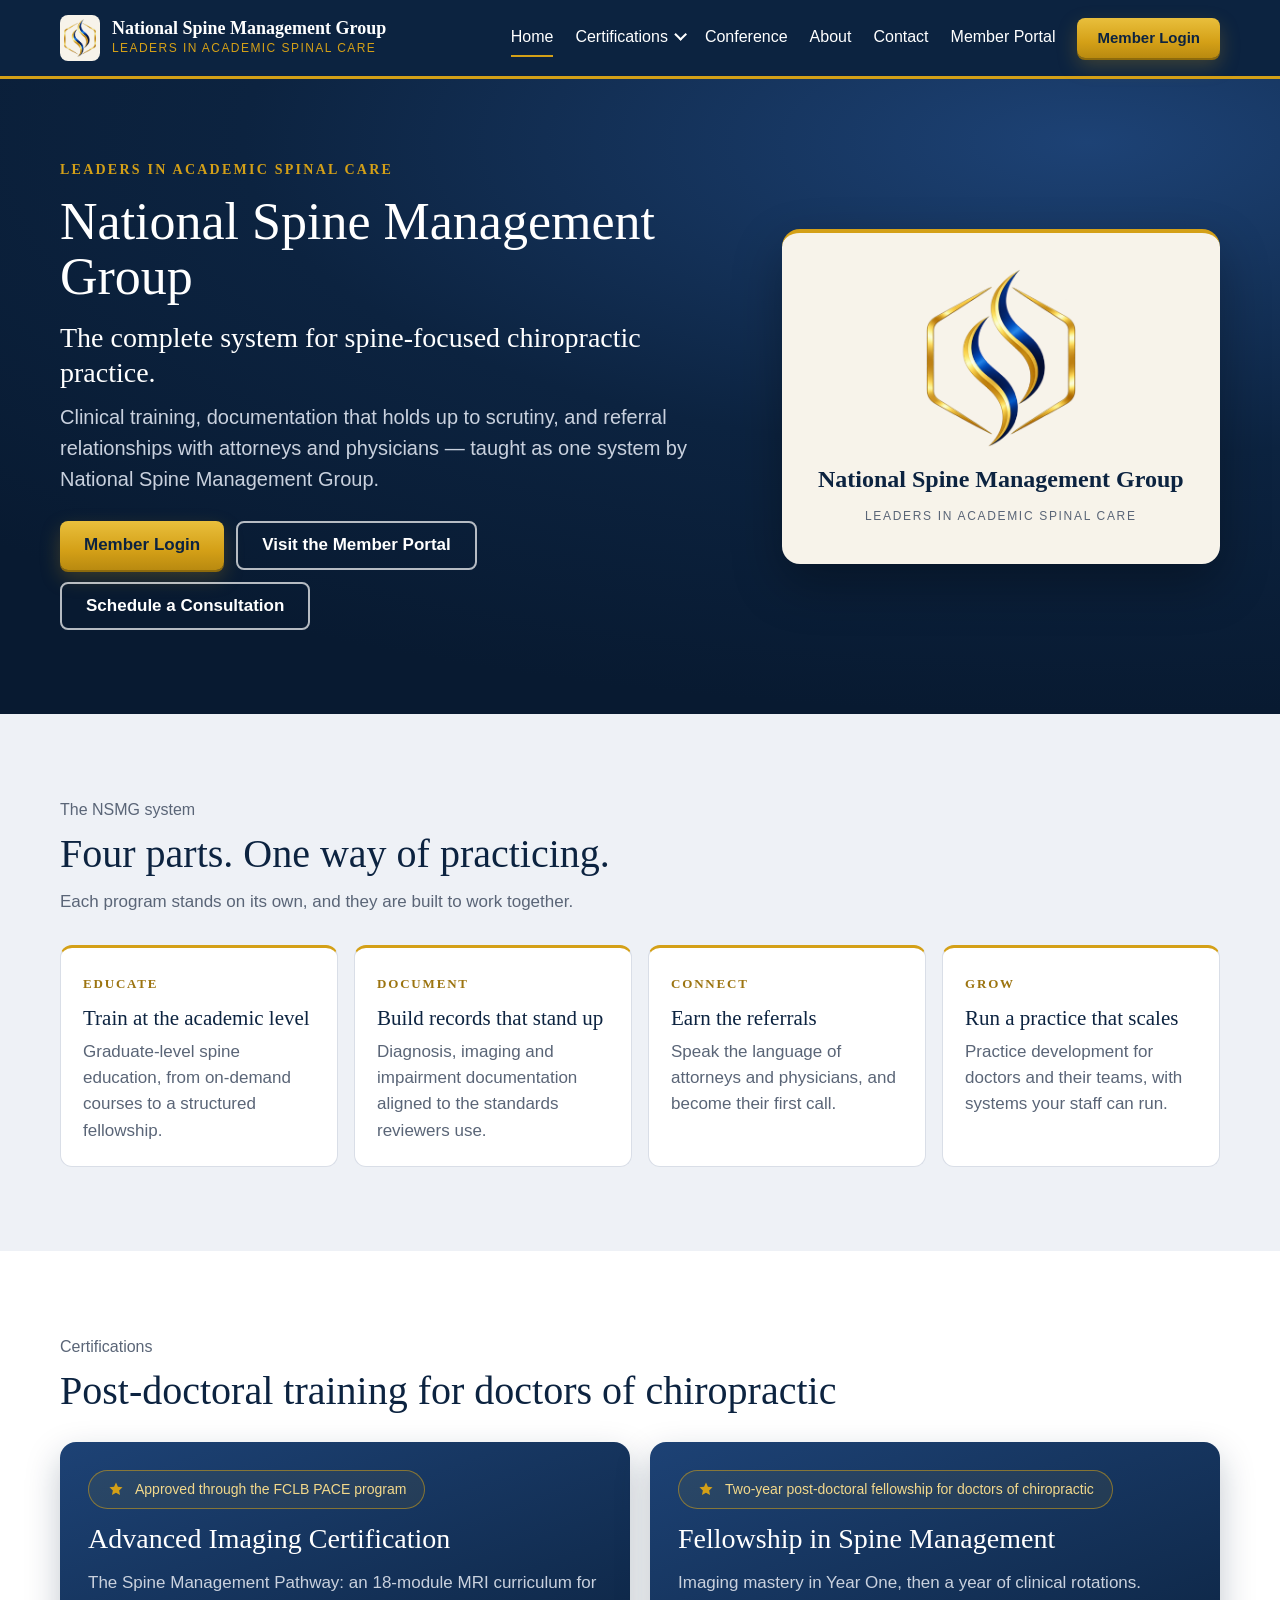
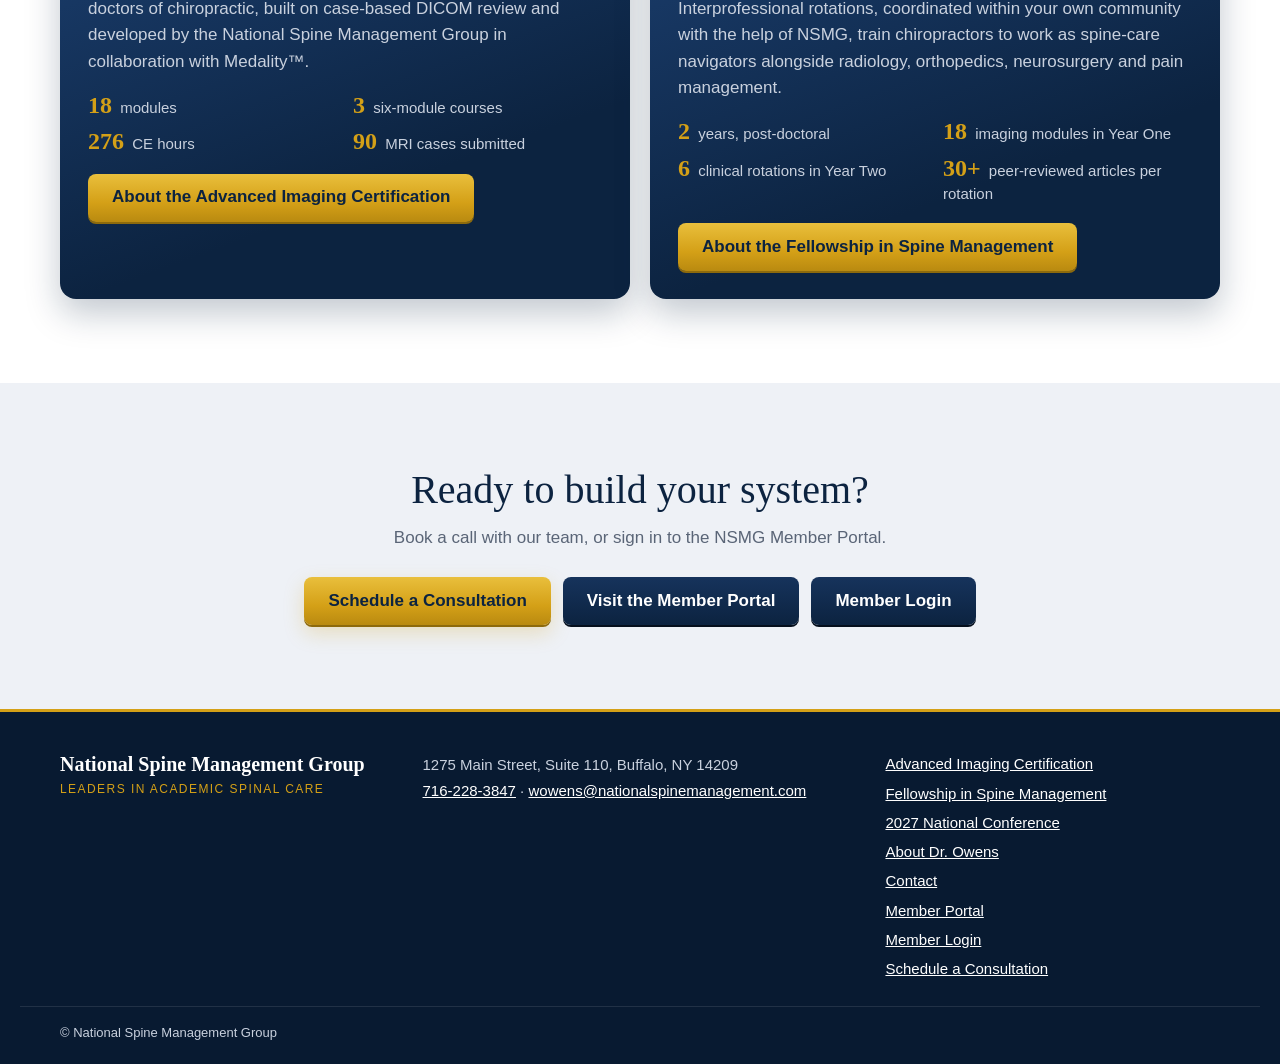
<file: index.html>
<!doctype html>
<html lang="en">
<head>
<meta charset="utf-8">
<meta name="viewport" content="width=device-width, initial-scale=1">
<title>National Spine Management Group | Leaders in Academic Spinal Care</title>
<meta name="description" content="National Spine Management Group: clinical training, documentation and referral relationships for spine-focused chiropractic practice, with the Advanced Imaging Certification and the Fellowship in Spine Management.">
<link rel="canonical" href="https://www.nationalspinemanagement.com/">
<meta name="robots" content="index, follow">
<meta property="og:type" content="website">
<meta property="og:site_name" content="National Spine Management Group">
<meta property="og:title" content="National Spine Management Group | Leaders in Academic Spinal Care">
<meta property="og:description" content="National Spine Management Group: clinical training, documentation and referral relationships for spine-focused chiropractic practice, with the Advanced Imaging Certification and the Fellowship in Spine Management.">
<meta property="og:url" content="https://www.nationalspinemanagement.com/">
<meta property="og:image" content="https://www.nationalspinemanagement.com/images/share/share-home.png">
<meta property="og:image:alt" content="National Spine Management Group | Leaders in Academic Spinal Care">
<meta property="og:image:width" content="1200">
<meta property="og:image:height" content="630">
<meta name="twitter:card" content="summary_large_image">
<link rel="icon" href="images/nsmg-icon.png">
<link rel="apple-touch-icon" href="images/nsmg-icon.png">
<link rel="stylesheet" href="styles.css">
<script>document.documentElement.classList.add('js');</script>
<script type="application/ld+json">
{
 "@context": "https://schema.org",
 "@type": "EducationalOrganization",
 "@id": "https://www.nationalspinemanagement.com/#organization",
 "name": "National Spine Management Group",
 "alternateName": "NSMG",
 "slogan": "Leaders in Academic Spinal Care",
 "url": "https://www.nationalspinemanagement.com/",
 "logo": "https://www.nationalspinemanagement.com/images/nsmg-logo.png",
 "image": "https://www.nationalspinemanagement.com/images/nsmg-share.png",
 "description": "Clinical training, documentation that holds up to scrutiny, and referral relationships with attorneys and physicians — taught as one system by National Spine Management Group.",
 "email": "wowens@nationalspinemanagement.com",
 "telephone": "+17162283847",
 "address": {
  "@type": "PostalAddress",
  "streetAddress": "1275 Main Street, Suite 110",
  "addressLocality": "Buffalo",
  "addressRegion": "NY",
  "postalCode": "14209",
  "addressCountry": "US"
 },
 "founder": {
  "@type": "Person",
  "name": "William J. Owens Jr., DC, FSBT"
 }
}
</script>
<script type="application/ld+json">
{
 "@context": "https://schema.org",
 "@type": "WebSite",
 "name": "National Spine Management Group",
 "url": "https://www.nationalspinemanagement.com/",
 "publisher": {
  "@id": "https://www.nationalspinemanagement.com/#organization"
 }
}
</script>
<script type="application/ld+json">
{
 "@context": "https://schema.org",
 "@type": "BreadcrumbList",
 "itemListElement": [
  {
   "@type": "ListItem",
   "position": 1,
   "name": "Home",
   "item": "https://www.nationalspinemanagement.com/"
  }
 ]
}
</script>
</head>
<body>
<a class="skip" href="#main">Skip to content</a>
<header class="site-header">
 <div class="wrap bar">
  <a class="brand" href="./"><img src="images/nsmg-logo.png" alt="" width="40" height="48"><span><b>National Spine Management Group</b><small>Leaders in Academic Spinal Care</small></span></a>
  <nav aria-label="Main" class="main-nav">
   <button type="button" class="nav-toggle" aria-expanded="false" aria-controls="nav-links"><span class="nav-toggle-bars" aria-hidden="true"></span><span class="nav-toggle-label">Menu</span></button>
   <div class="nav-links" id="nav-links">
   <a href="./" aria-current="page">Home</a>
   <details class="menu">
    <summary>Certifications</summary>
    <div class="menu-list">
     <a href="advanced-imaging-certification/">Advanced Imaging Certification</a>
     <a href="fellowship-in-spine-management/">Fellowship in Spine Management</a>
    </div>
   </details>
   <a href="national-conference/">Conference</a>
   <a href="about/">About</a>
   <a href="contact/">Contact</a>
   <a href="https://nsmg.my.site.com/nsmg/s/">Member Portal</a>
   </div>
   <a class="btn gold sm" href="https://nsmg.my.site.com/nsmg/s/login">Member Login</a>
  </nav>
 </div>
</header>
<main id="main">

<section class="hero band">
 <div class="wrap herohome">
  <div>
   <p class="kicker">Leaders in Academic Spinal Care</p>
   <h1>National Spine Management Group</h1>
   <p class="lede big">The complete system for spine-focused chiropractic practice.</p>
   <p class="lede">Clinical training, documentation that holds up to scrutiny, and referral relationships with attorneys and physicians — taught as one system by National Spine Management Group.</p>
   <div class="btns">
    <a class="btn gold" href="https://nsmg.my.site.com/nsmg/s/login">Member Login</a>
    <a class="btn ghost" href="https://nsmg.my.site.com/nsmg/s/">Visit the Member Portal</a>
    <a class="btn ghost" href="https://nsmg.my.site.com/schedule/s/flow/CreateAppointment">Schedule a Consultation</a>
   </div>
  </div>
  <div class="logocard"><img src="images/nsmg-logo.png" alt="National Spine Management Group logo" width="160" height="190"><p>National Spine Management Group</p><small>Leaders in Academic Spinal Care</small></div>
 </div>
</section>

<section class="band tintband">
 <div class="wrap">
  <p class="eyebrow">The NSMG system</p>
  <h2>Four parts. One way of practicing.</h2>
  <p class="sub">Each program stands on its own, and they are built to work together.</p>
  <div class="pillars">
   <div><span class="tag">Educate</span><h3>Train at the academic level</h3><p>Graduate-level spine education, from on-demand courses to a structured fellowship.</p></div><div><span class="tag">Document</span><h3>Build records that stand up</h3><p>Diagnosis, imaging and impairment documentation aligned to the standards reviewers use.</p></div><div><span class="tag">Connect</span><h3>Earn the referrals</h3><p>Speak the language of attorneys and physicians, and become their first call.</p></div><div><span class="tag">Grow</span><h3>Run a practice that scales</h3><p>Practice development for doctors and their teams, with systems your staff can run.</p></div>
  </div>
 </div>
</section>

<section class="band">
 <div class="wrap">
  <p class="eyebrow">Certifications</p>
  <h2>Post-doctoral training for doctors of chiropractic</h2>
  <div class="certs">
   <article class="cert">
    <div class="pace"><svg width="18" height="18" viewBox="0 0 24 24" aria-hidden="true"><path d="M12 2l2.6 5.6 6.1.7-4.5 4.2 1.2 6L12 15.6 6.6 18.5l1.2-6L3.3 8.3l6.1-.7z" fill="#D4A017"/></svg> Approved through the FCLB PACE program</div>
    <h3><a href="advanced-imaging-certification/">Advanced Imaging Certification</a></h3>
    <p>The Spine Management Pathway: an 18-module MRI curriculum for doctors of chiropractic, built on case-based DICOM review and developed by the National Spine Management Group in collaboration with Medality™.</p>
    <ul class="facts"><li><b>18</b> modules</li><li><b>3</b> six-module courses</li><li><b>276</b> CE hours</li><li><b>90</b> MRI cases submitted</li></ul>
    <a class="btn navy" href="advanced-imaging-certification/">About the Advanced Imaging Certification</a>
   </article>
   <article class="cert">
    <div class="pace"><svg width="18" height="18" viewBox="0 0 24 24" aria-hidden="true"><path d="M12 2l2.6 5.6 6.1.7-4.5 4.2 1.2 6L12 15.6 6.6 18.5l1.2-6L3.3 8.3l6.1-.7z" fill="#D4A017"/></svg> Two-year post-doctoral fellowship for doctors of chiropractic</div>
    <h3><a href="fellowship-in-spine-management/">Fellowship in Spine Management</a></h3>
    <p>Imaging mastery in Year One, then a year of clinical rotations. Interprofessional rotations, coordinated within your own community with the help of NSMG, train chiropractors to work as spine-care navigators alongside radiology, orthopedics, neurosurgery and pain management.</p>
    <ul class="facts"><li><b>2</b> years, post-doctoral</li><li><b>18</b> imaging modules in Year One</li><li><b>6</b> clinical rotations in Year Two</li><li><b>30+</b> peer-reviewed articles per rotation</li></ul>
    <a class="btn navy" href="fellowship-in-spine-management/">About the Fellowship in Spine Management</a>
   </article>
  </div>
 </div>
</section>

<section class="band tintband cta">
 <div class="wrap">
  <h2>Ready to build your system?</h2>
  <p>Book a call with our team, or sign in to the NSMG Member Portal.</p>
  <div class="btns center">
   <a class="btn gold" href="https://nsmg.my.site.com/schedule/s/flow/CreateAppointment">Schedule a Consultation</a>
   <a class="btn navy" href="https://nsmg.my.site.com/nsmg/s/">Visit the Member Portal</a>
   <a class="btn navy" href="https://nsmg.my.site.com/nsmg/s/login">Member Login</a>
  </div>
 </div>
</section>
</main>
<footer class="site-footer">
 <div class="wrap foot">
  <div>
   <p class="fname">National Spine Management Group</p>
   <p class="ftag">Leaders in Academic Spinal Care</p>
  </div>
  <div>
   <address>1275 Main Street, Suite 110, Buffalo, NY 14209<br>
   <a href="tel:+17162283847">716-228-3847</a> · <a href="mailto:wowens@nationalspinemanagement.com">wowens@nationalspinemanagement.com</a></address>
  </div>
  <nav aria-label="Footer">
   <a href="advanced-imaging-certification/">Advanced Imaging Certification</a>
   <a href="fellowship-in-spine-management/">Fellowship in Spine Management</a>
   <a href="national-conference/">2027 National Conference</a>
   <a href="about/">About Dr. Owens</a>
   <a href="contact/">Contact</a>
   <a href="https://nsmg.my.site.com/nsmg/s/">Member Portal</a>
   <a href="https://nsmg.my.site.com/nsmg/s/login">Member Login</a>
   <a href="https://nsmg.my.site.com/schedule/s/flow/CreateAppointment">Schedule a Consultation</a>
  </nav>
 </div>
 <div class="wrap copy">© National Spine Management Group</div>
</footer>
<script>
// Close the Certifications menu when clicking elsewhere or pressing Escape (the menu works without this).
document.addEventListener('click',function(e){document.querySelectorAll('details.menu[open]').forEach(function(d){if(!d.contains(e.target))d.removeAttribute('open');});});
document.addEventListener('keydown',function(e){if(e.key==='Escape')document.querySelectorAll('details.menu[open]').forEach(function(d){d.removeAttribute('open');});});
// Small screens: the Menu button shows and hides the nav links. The links are always in the HTML;
// without JavaScript they are simply shown, and on wide screens the button is hidden.
(function(){
  var nav=document.querySelector('.main-nav'), btn=nav&&nav.querySelector('.nav-toggle');
  if(!btn)return;
  function setOpen(open){nav.classList.toggle('is-open',open);btn.setAttribute('aria-expanded',open?'true':'false');}
  btn.addEventListener('click',function(){setOpen(btn.getAttribute('aria-expanded')!=='true');});
  document.addEventListener('keydown',function(e){if(e.key==='Escape'&&nav.classList.contains('is-open')){setOpen(false);btn.focus();}});
  document.addEventListener('click',function(e){if(nav.classList.contains('is-open')&&!nav.contains(e.target))setOpen(false);});
})();
</script>
</body>
</html>
</file>
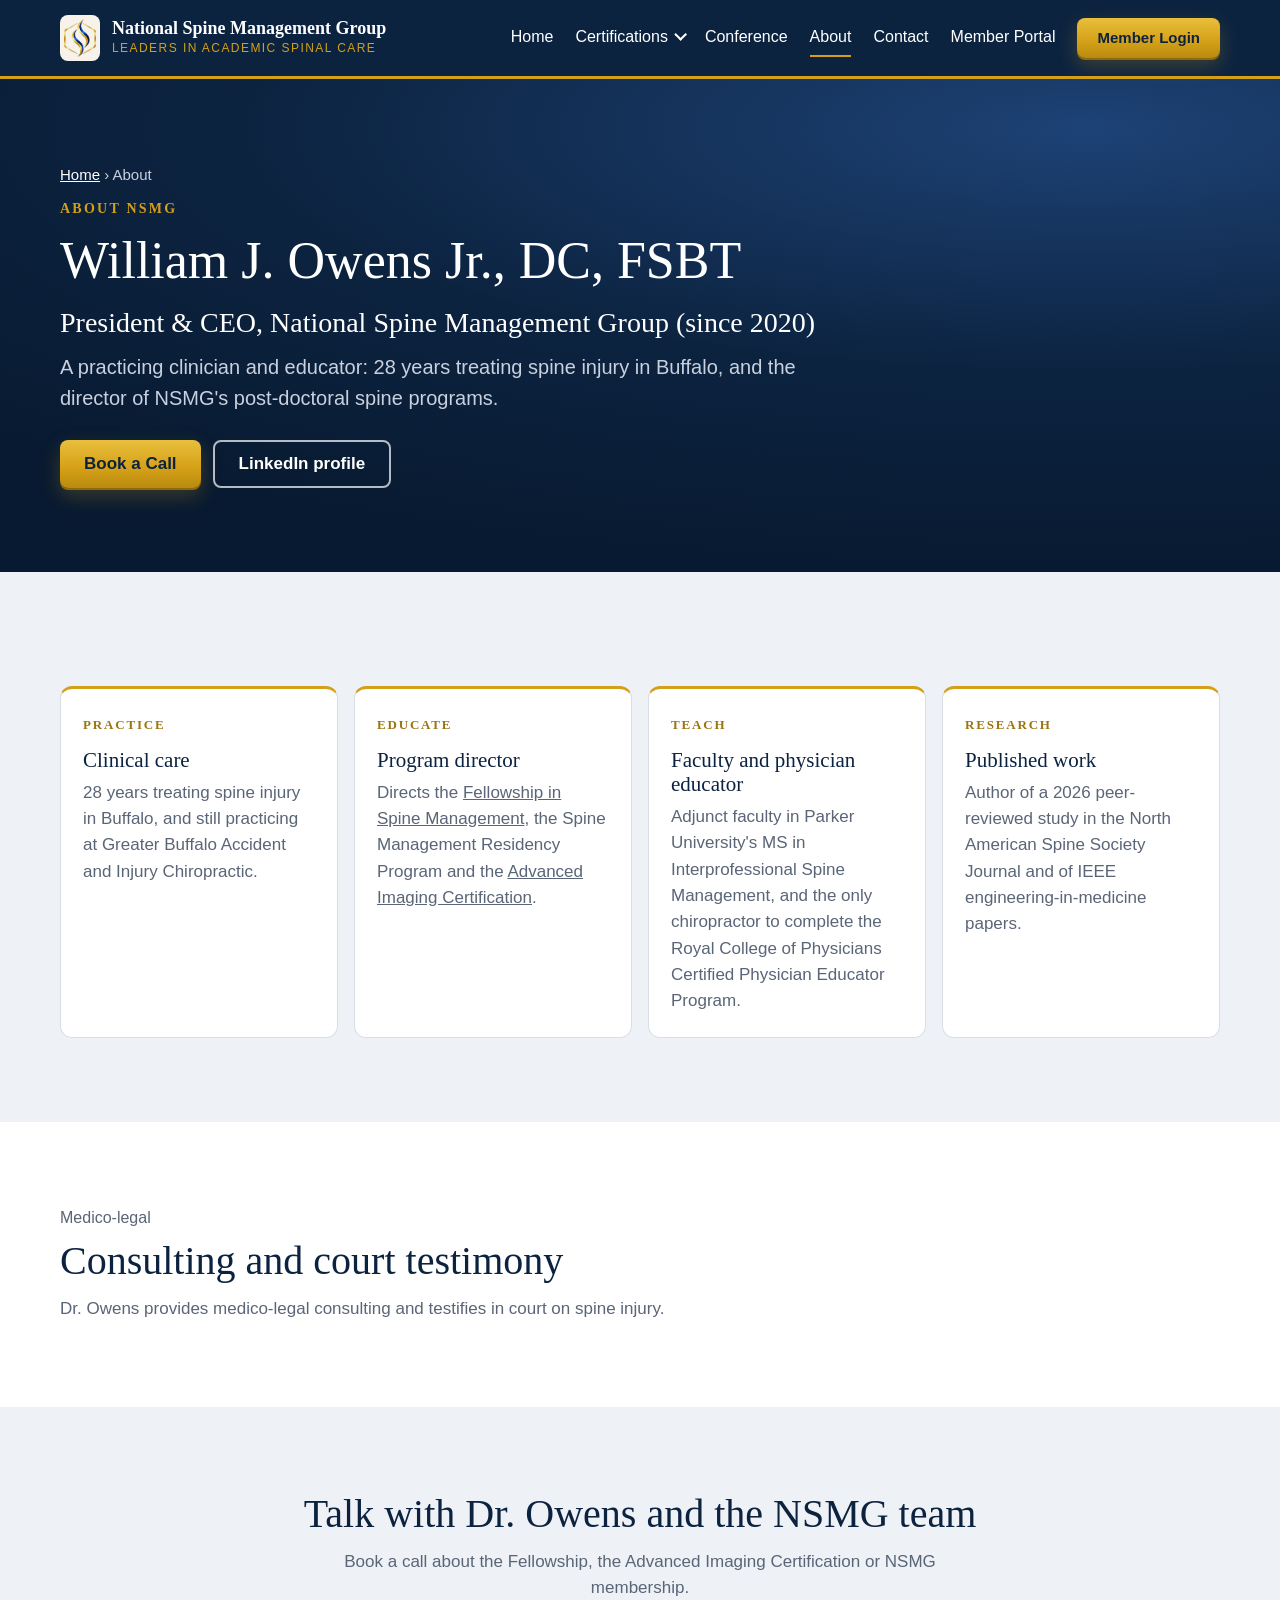
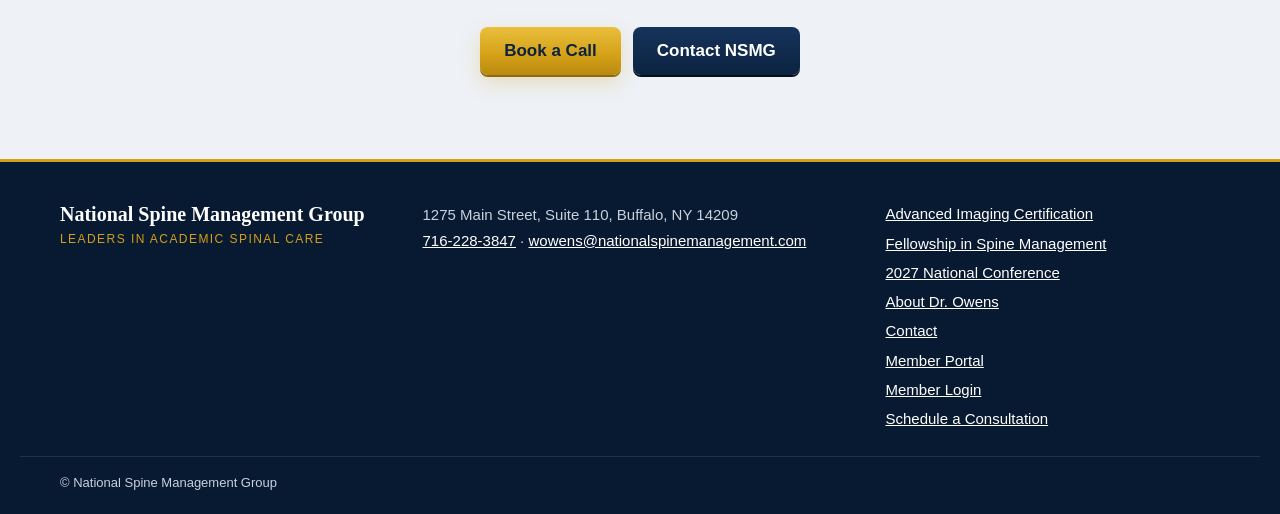
<file: about/index.html>
<!doctype html>
<html lang="en">
<head>
<meta charset="utf-8">
<meta name="viewport" content="width=device-width, initial-scale=1">
<title>William J. Owens Jr., DC, FSBT | About National Spine Management Group</title>
<meta name="description" content="About Dr. William J. Owens Jr., DC, FSBT: President &amp; CEO of National Spine Management Group, 28 years treating spine injury in Buffalo, and director of the Fellowship in Spine Management and the Advanced Imaging Certification.">
<link rel="canonical" href="https://www.nationalspinemanagement.com/about/">
<meta name="robots" content="index, follow">
<meta property="og:type" content="website">
<meta property="og:site_name" content="National Spine Management Group">
<meta property="og:title" content="William J. Owens Jr., DC, FSBT | About National Spine Management Group">
<meta property="og:description" content="About Dr. William J. Owens Jr., DC, FSBT: President &amp; CEO of National Spine Management Group, 28 years treating spine injury in Buffalo, and director of the Fellowship in Spine Management and the Advanced Imaging Certification.">
<meta property="og:url" content="https://www.nationalspinemanagement.com/about/">
<meta property="og:image" content="https://www.nationalspinemanagement.com/images/share/share-about.png">
<meta property="og:image:alt" content="William J. Owens Jr., DC, FSBT | About National Spine Management Group">
<meta property="og:image:width" content="1200">
<meta property="og:image:height" content="630">
<meta name="twitter:card" content="summary_large_image">
<link rel="icon" href="../images/nsmg-icon.png">
<link rel="apple-touch-icon" href="../images/nsmg-icon.png">
<link rel="stylesheet" href="../styles.css">
<script>document.documentElement.classList.add('js');</script>
<script type="application/ld+json">
{
 "@context": "https://schema.org",
 "@type": "Person",
 "@id": "https://www.nationalspinemanagement.com/about/#person",
 "name": "William J. Owens Jr.",
 "honorificSuffix": "DC, FSBT",
 "url": "https://www.nationalspinemanagement.com/about/",
 "sameAs": [
  "https://www.linkedin.com/in/william-owens-dc-fsbt-58a85719/"
 ],
 "jobTitle": "President & CEO",
 "worksFor": {
  "@type": "EducationalOrganization",
  "@id": "https://www.nationalspinemanagement.com/#organization",
  "name": "National Spine Management Group",
  "url": "https://www.nationalspinemanagement.com/"
 },
 "description": "President & CEO of National Spine Management Group since 2020; 28 years treating spine injury in Buffalo; directs the Fellowship in Spine Management, the Spine Management Residency Program and the Advanced Imaging Certification.",
 "affiliation": [
  {
   "@type": "CollegeOrUniversity",
   "name": "Parker University"
  }
 ],
 "workLocation": {
  "@type": "Place",
  "address": {
   "@type": "PostalAddress",
   "addressLocality": "Buffalo",
   "addressRegion": "NY",
   "addressCountry": "US"
  }
 },
 "knowsAbout": [
  "Spine injury",
  "Spine imaging",
  "Medico-legal consulting",
  "Interprofessional spine management"
 ]
}
</script>
<script type="application/ld+json">
{
 "@context": "https://schema.org",
 "@type": "BreadcrumbList",
 "itemListElement": [
  {
   "@type": "ListItem",
   "position": 1,
   "name": "Home",
   "item": "https://www.nationalspinemanagement.com/"
  },
  {
   "@type": "ListItem",
   "position": 2,
   "name": "About",
   "item": "https://www.nationalspinemanagement.com/about/"
  }
 ]
}
</script>
</head>
<body>
<a class="skip" href="#main">Skip to content</a>
<header class="site-header">
 <div class="wrap bar">
  <a class="brand" href="../"><img src="../images/nsmg-logo.png" alt="" width="40" height="48"><span><b>National Spine Management Group</b><small>Leaders in Academic Spinal Care</small></span></a>
  <nav aria-label="Main" class="main-nav">
   <button type="button" class="nav-toggle" aria-expanded="false" aria-controls="nav-links"><span class="nav-toggle-bars" aria-hidden="true"></span><span class="nav-toggle-label">Menu</span></button>
   <div class="nav-links" id="nav-links">
   <a href="../">Home</a>
   <details class="menu">
    <summary>Certifications</summary>
    <div class="menu-list">
     <a href="../advanced-imaging-certification/">Advanced Imaging Certification</a>
     <a href="../fellowship-in-spine-management/">Fellowship in Spine Management</a>
    </div>
   </details>
   <a href="../national-conference/">Conference</a>
   <a href="../about/" aria-current="page">About</a>
   <a href="../contact/">Contact</a>
   <a href="https://nsmg.my.site.com/nsmg/s/">Member Portal</a>
   </div>
   <a class="btn gold sm" href="https://nsmg.my.site.com/nsmg/s/login">Member Login</a>
  </nav>
 </div>
</header>
<main id="main">

<section class="hero band">
 <div class="wrap">
  <nav class="crumb" aria-label="Breadcrumb"><a href="../">Home</a> › About</nav>
  <p class="kicker">About NSMG</p>
  <h1>William J. Owens Jr., DC, FSBT</h1>
  <p class="lede big">President &amp; CEO, National Spine Management Group (since 2020)</p>
  <p class="lede">A practicing clinician and educator: 28 years treating spine injury in Buffalo, and the director of NSMG's post-doctoral spine programs.</p>
  <div class="btns"><a class="btn gold" href="https://nsmg.my.site.com/schedule/s/flow/CreateAppointment">Book a Call</a><a class="btn ghost" href="https://www.linkedin.com/in/william-owens-dc-fsbt-58a85719/">LinkedIn profile</a></div>
 </div>
</section>

<section class="band tintband">
 <div class="wrap">
  <div class="pillars">
   <div><span class="tag">Practice</span><h3>Clinical care</h3><p>28 years treating spine injury in Buffalo, and still practicing at Greater Buffalo Accident and Injury Chiropractic.</p></div>
   <div><span class="tag">Educate</span><h3>Program director</h3><p>Directs the <a href="../fellowship-in-spine-management/">Fellowship in Spine Management</a>, the Spine Management Residency Program and the <a href="../advanced-imaging-certification/">Advanced Imaging Certification</a>.</p></div>
   <div><span class="tag">Teach</span><h3>Faculty and physician educator</h3><p>Adjunct faculty in Parker University's MS in Interprofessional Spine Management, and the only chiropractor to complete the Royal College of Physicians Certified Physician Educator Program.</p></div>
   <div><span class="tag">Research</span><h3>Published work</h3><p>Author of a 2026 peer-reviewed study in the North American Spine Society Journal and of IEEE engineering-in-medicine papers.</p></div>
  </div>
 </div>
</section>

<section class="band">
 <div class="wrap">
  <p class="eyebrow">Medico-legal</p>
  <h2>Consulting and court testimony</h2>
  <p class="sub">Dr. Owens provides medico-legal consulting and testifies in court on spine injury.</p>
 </div>
</section>

<section class="band tintband cta">
 <div class="wrap">
  <h2>Talk with Dr. Owens and the NSMG team</h2>
  <p>Book a call about the Fellowship, the Advanced Imaging Certification or NSMG membership.</p>
  <div class="btns center"><a class="btn gold" href="https://nsmg.my.site.com/schedule/s/flow/CreateAppointment">Book a Call</a><a class="btn navy" href="../contact/">Contact NSMG</a></div>
 </div>
</section>
</main>
<footer class="site-footer">
 <div class="wrap foot">
  <div>
   <p class="fname">National Spine Management Group</p>
   <p class="ftag">Leaders in Academic Spinal Care</p>
  </div>
  <div>
   <address>1275 Main Street, Suite 110, Buffalo, NY 14209<br>
   <a href="tel:+17162283847">716-228-3847</a> · <a href="mailto:wowens@nationalspinemanagement.com">wowens@nationalspinemanagement.com</a></address>
  </div>
  <nav aria-label="Footer">
   <a href="../advanced-imaging-certification/">Advanced Imaging Certification</a>
   <a href="../fellowship-in-spine-management/">Fellowship in Spine Management</a>
   <a href="../national-conference/">2027 National Conference</a>
   <a href="../about/">About Dr. Owens</a>
   <a href="../contact/">Contact</a>
   <a href="https://nsmg.my.site.com/nsmg/s/">Member Portal</a>
   <a href="https://nsmg.my.site.com/nsmg/s/login">Member Login</a>
   <a href="https://nsmg.my.site.com/schedule/s/flow/CreateAppointment">Schedule a Consultation</a>
  </nav>
 </div>
 <div class="wrap copy">© National Spine Management Group</div>
</footer>
<script>
// Close the Certifications menu when clicking elsewhere or pressing Escape (the menu works without this).
document.addEventListener('click',function(e){document.querySelectorAll('details.menu[open]').forEach(function(d){if(!d.contains(e.target))d.removeAttribute('open');});});
document.addEventListener('keydown',function(e){if(e.key==='Escape')document.querySelectorAll('details.menu[open]').forEach(function(d){d.removeAttribute('open');});});
// Small screens: the Menu button shows and hides the nav links. The links are always in the HTML;
// without JavaScript they are simply shown, and on wide screens the button is hidden.
(function(){
  var nav=document.querySelector('.main-nav'), btn=nav&&nav.querySelector('.nav-toggle');
  if(!btn)return;
  function setOpen(open){nav.classList.toggle('is-open',open);btn.setAttribute('aria-expanded',open?'true':'false');}
  btn.addEventListener('click',function(){setOpen(btn.getAttribute('aria-expanded')!=='true');});
  document.addEventListener('keydown',function(e){if(e.key==='Escape'&&nav.classList.contains('is-open')){setOpen(false);btn.focus();}});
  document.addEventListener('click',function(e){if(nav.classList.contains('is-open')&&!nav.contains(e.target))setOpen(false);});
})();
</script>
</body>
</html>
</file>
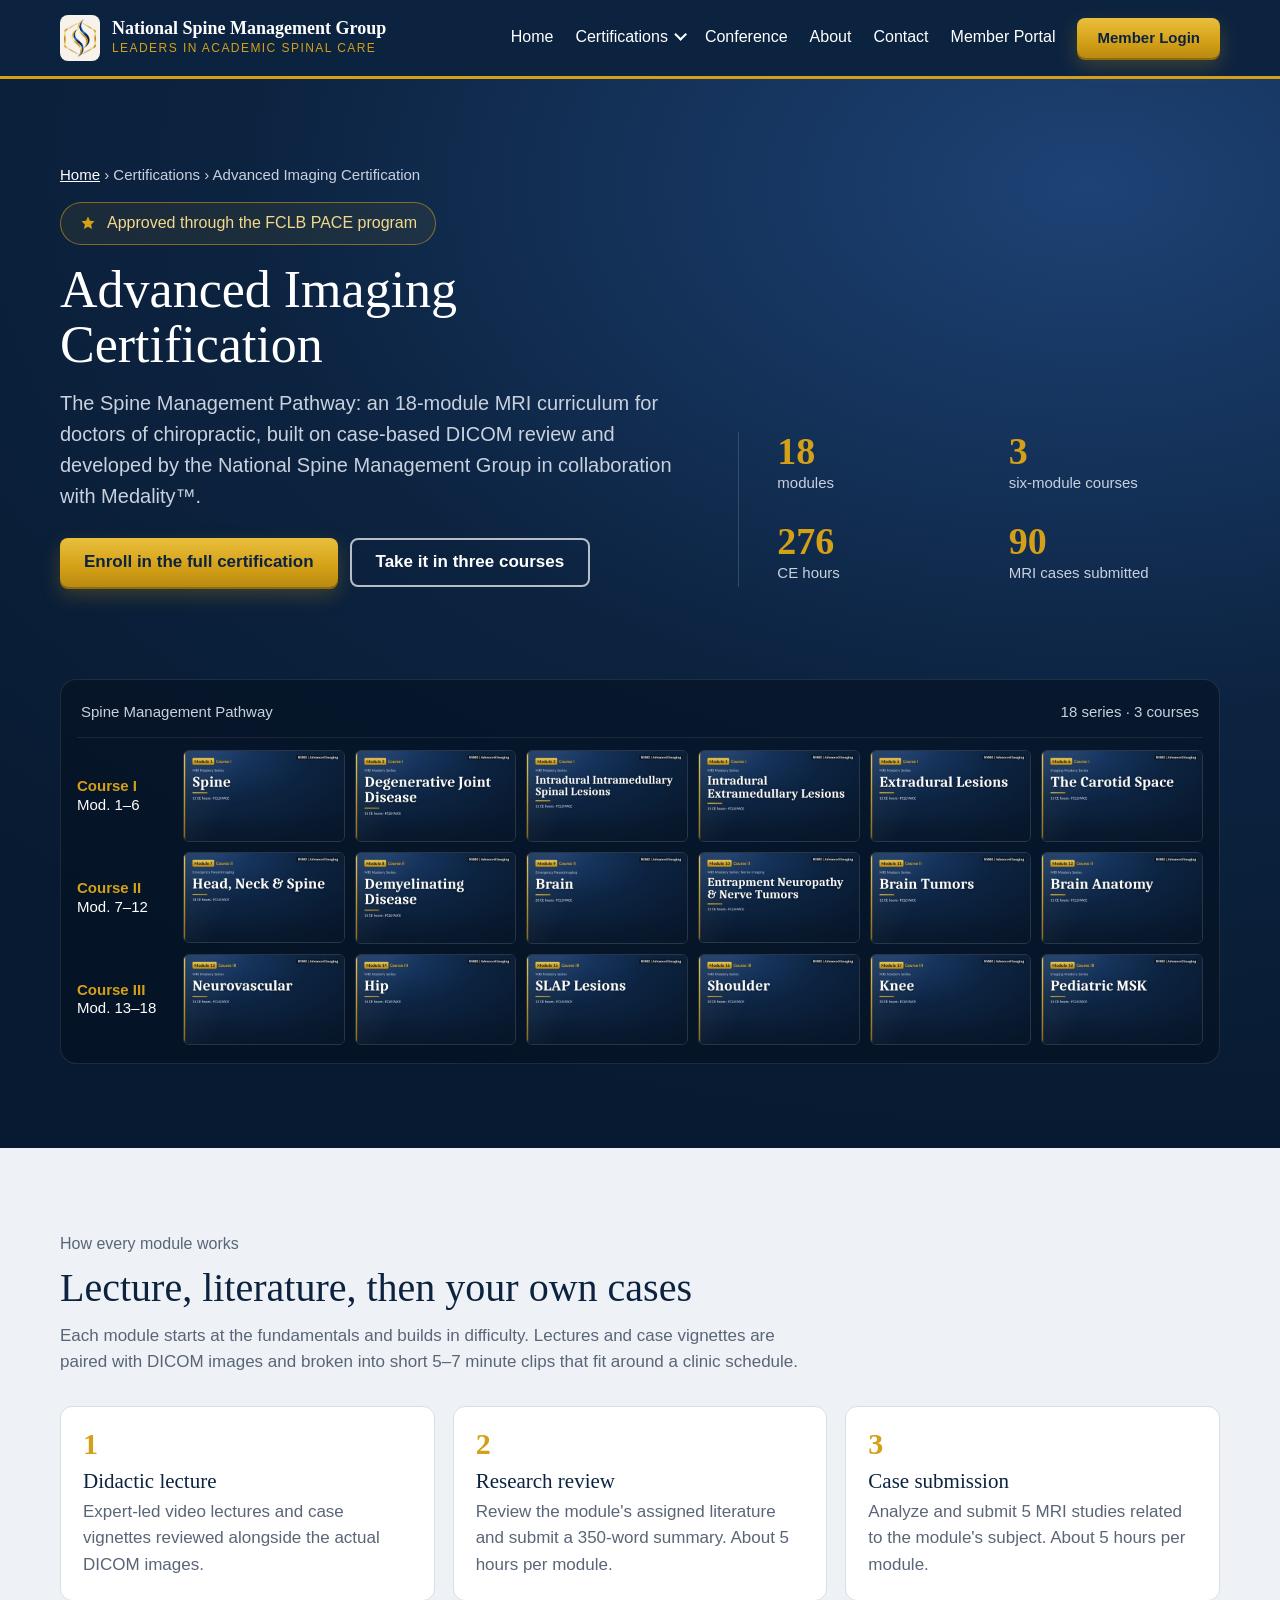
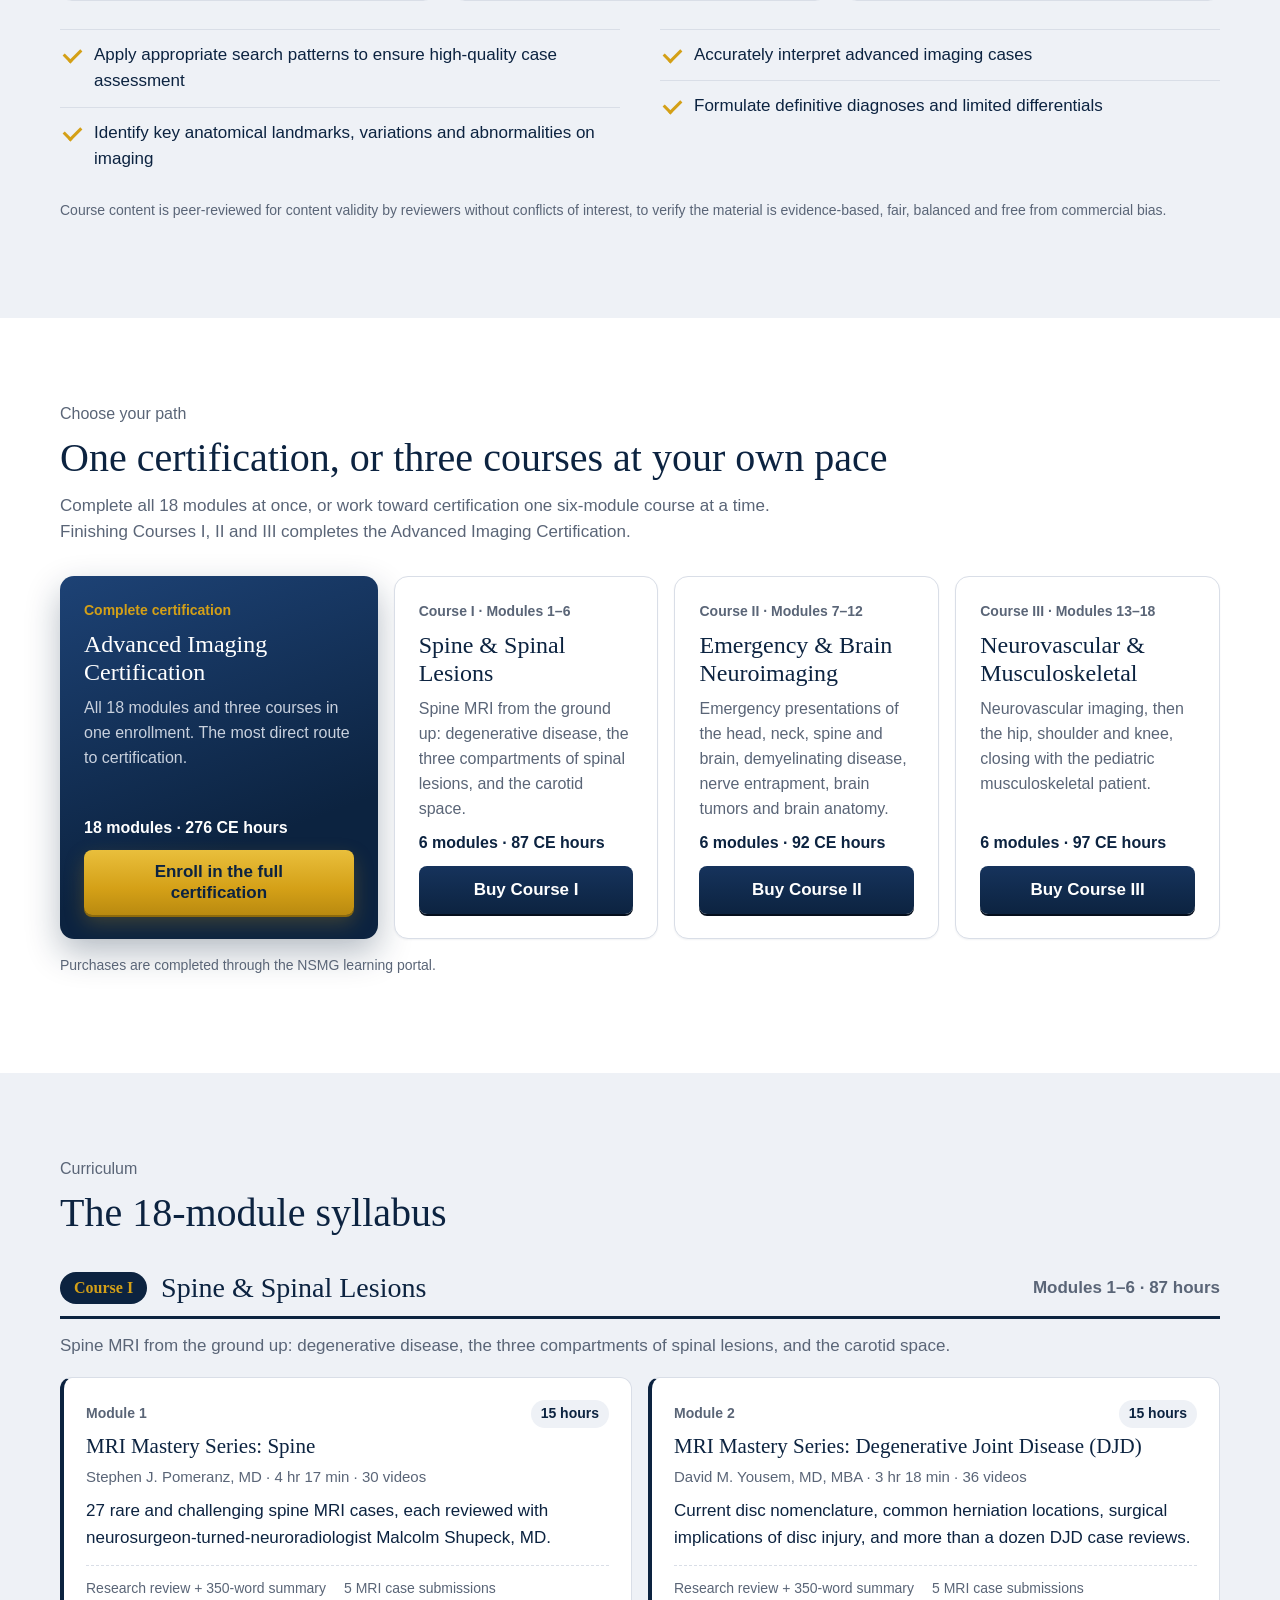
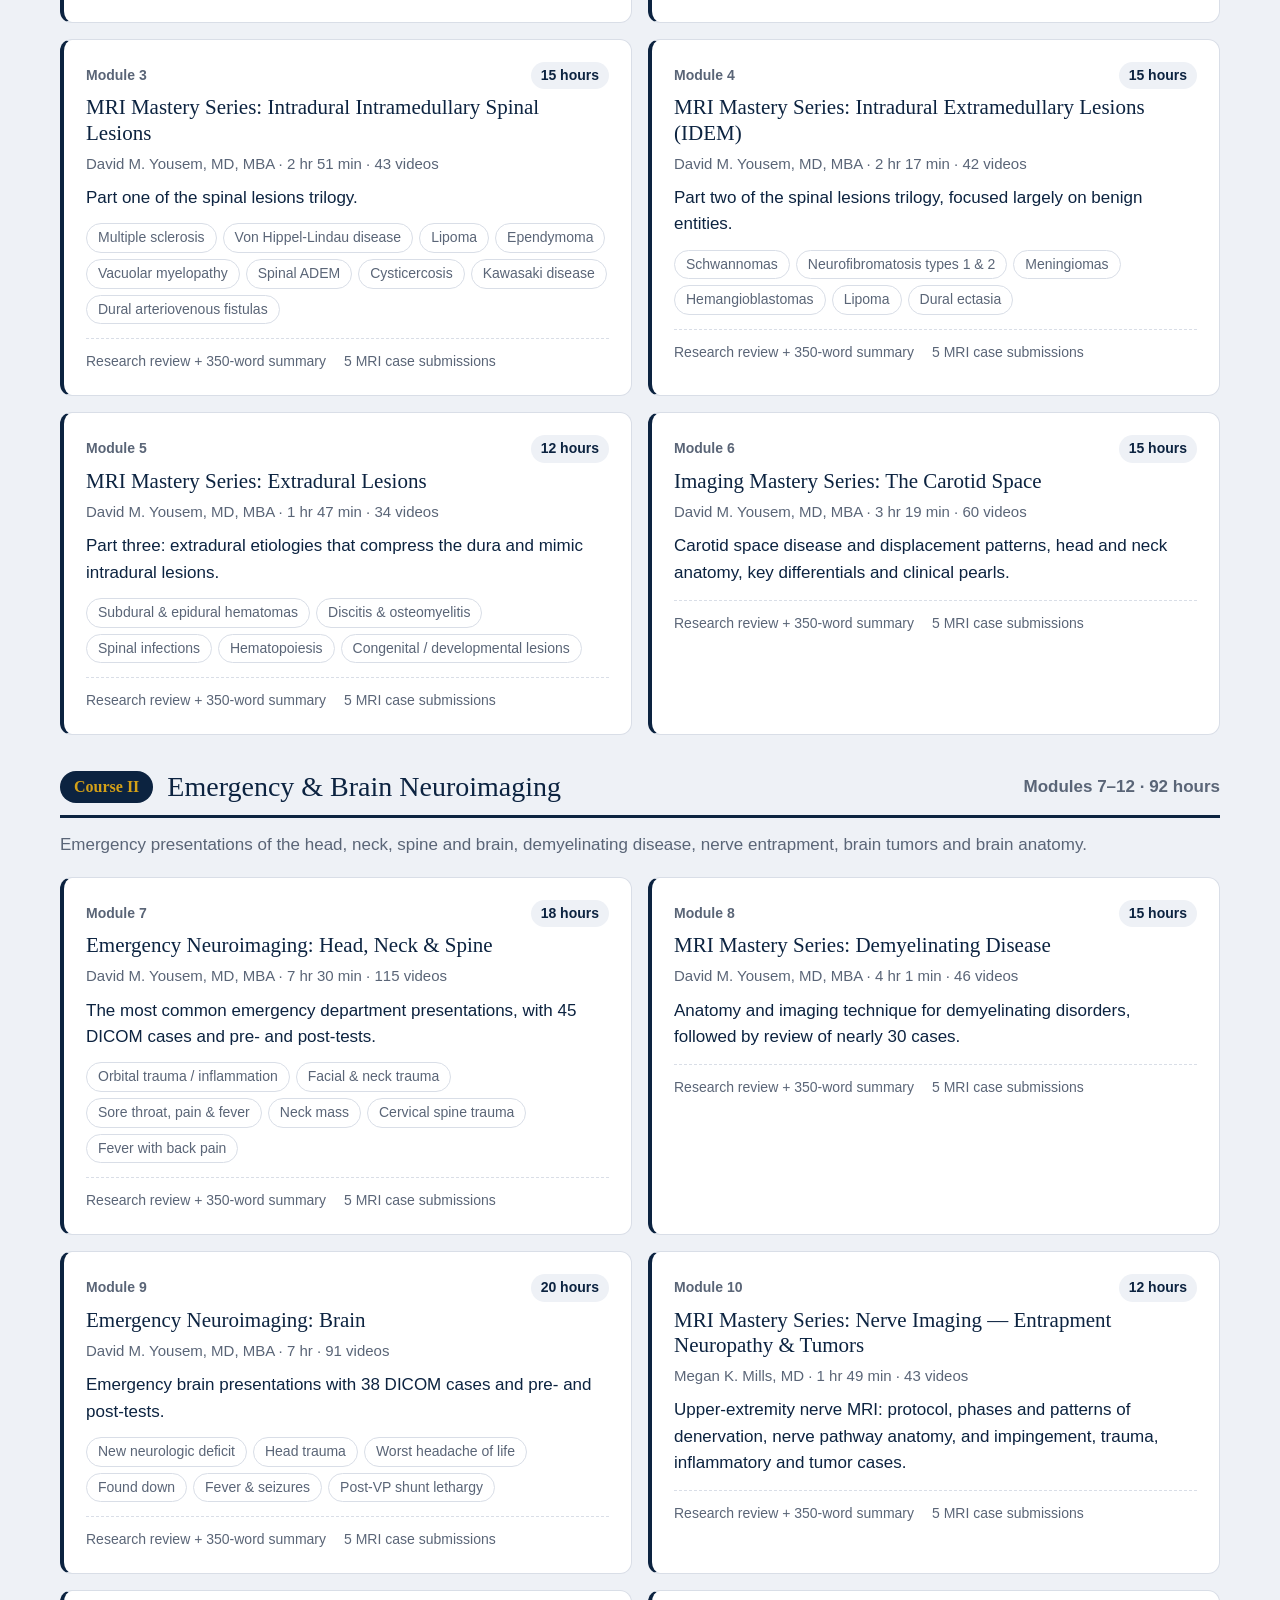
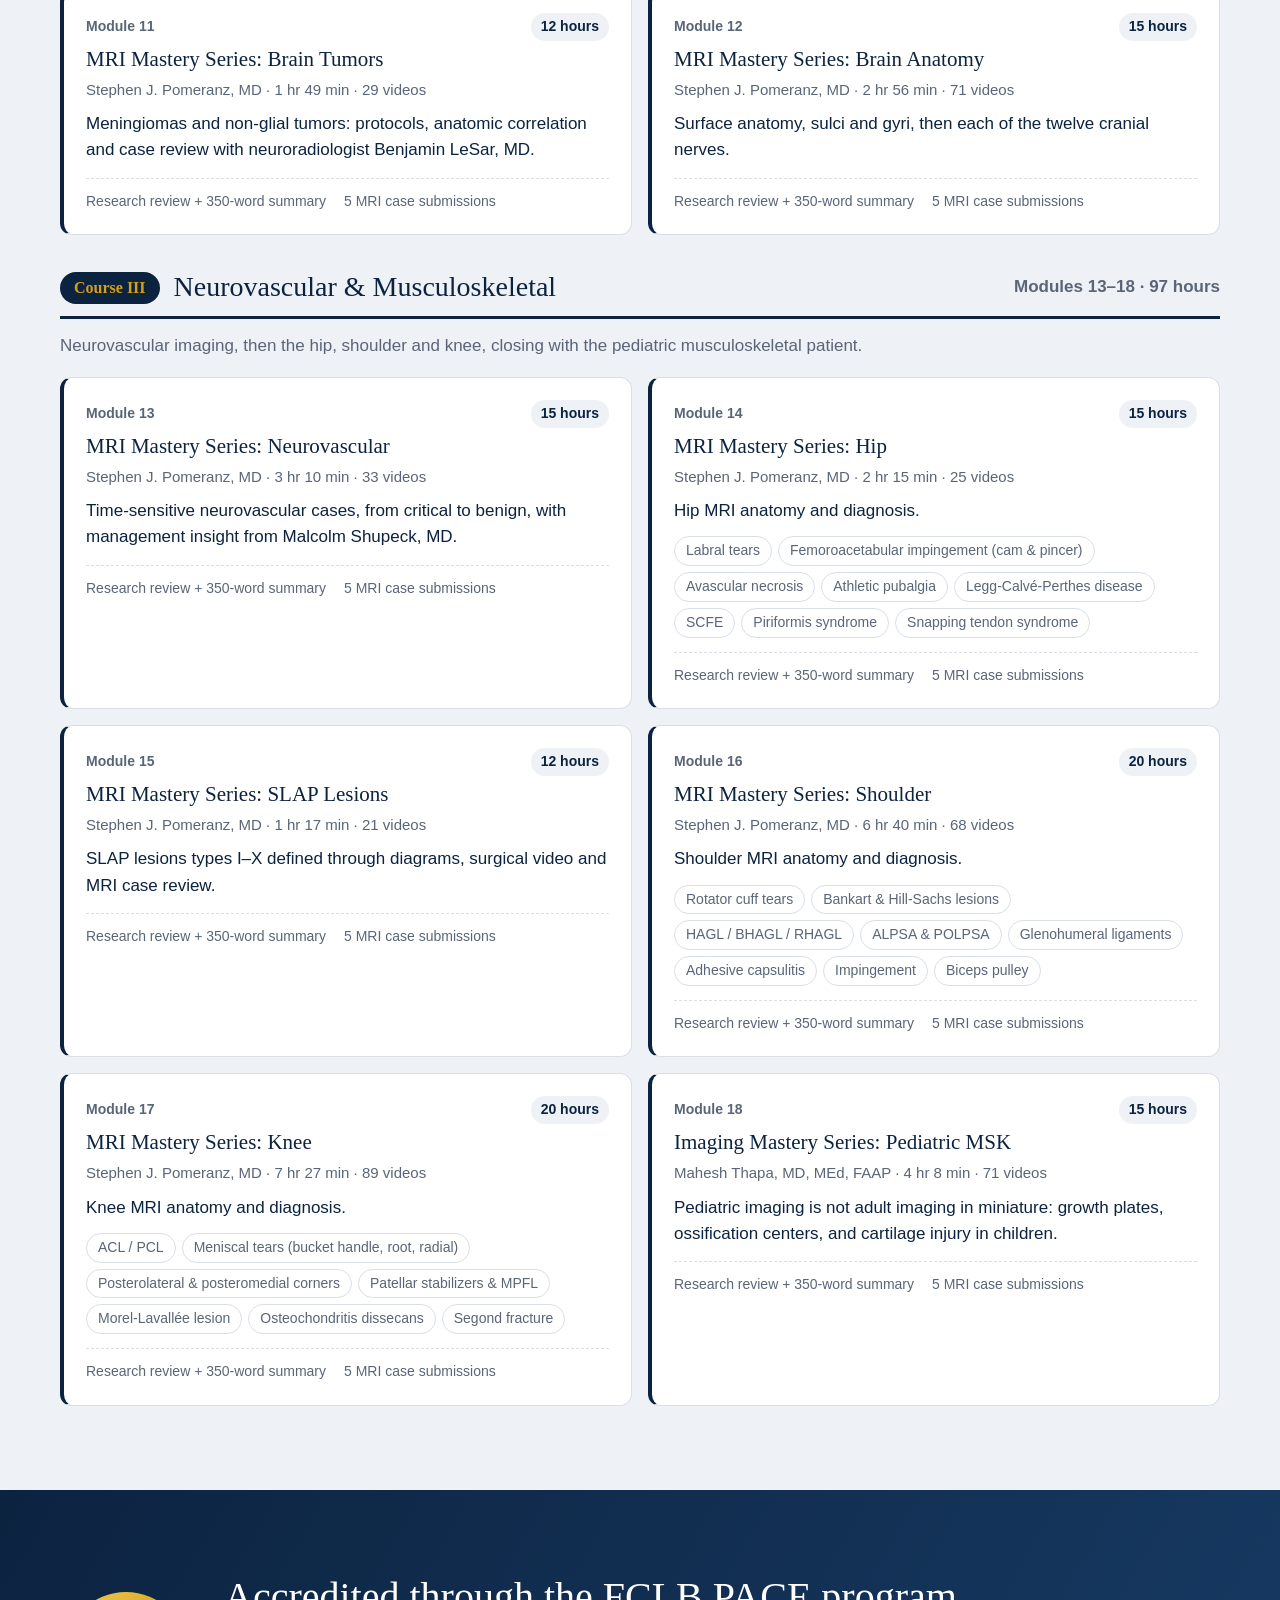
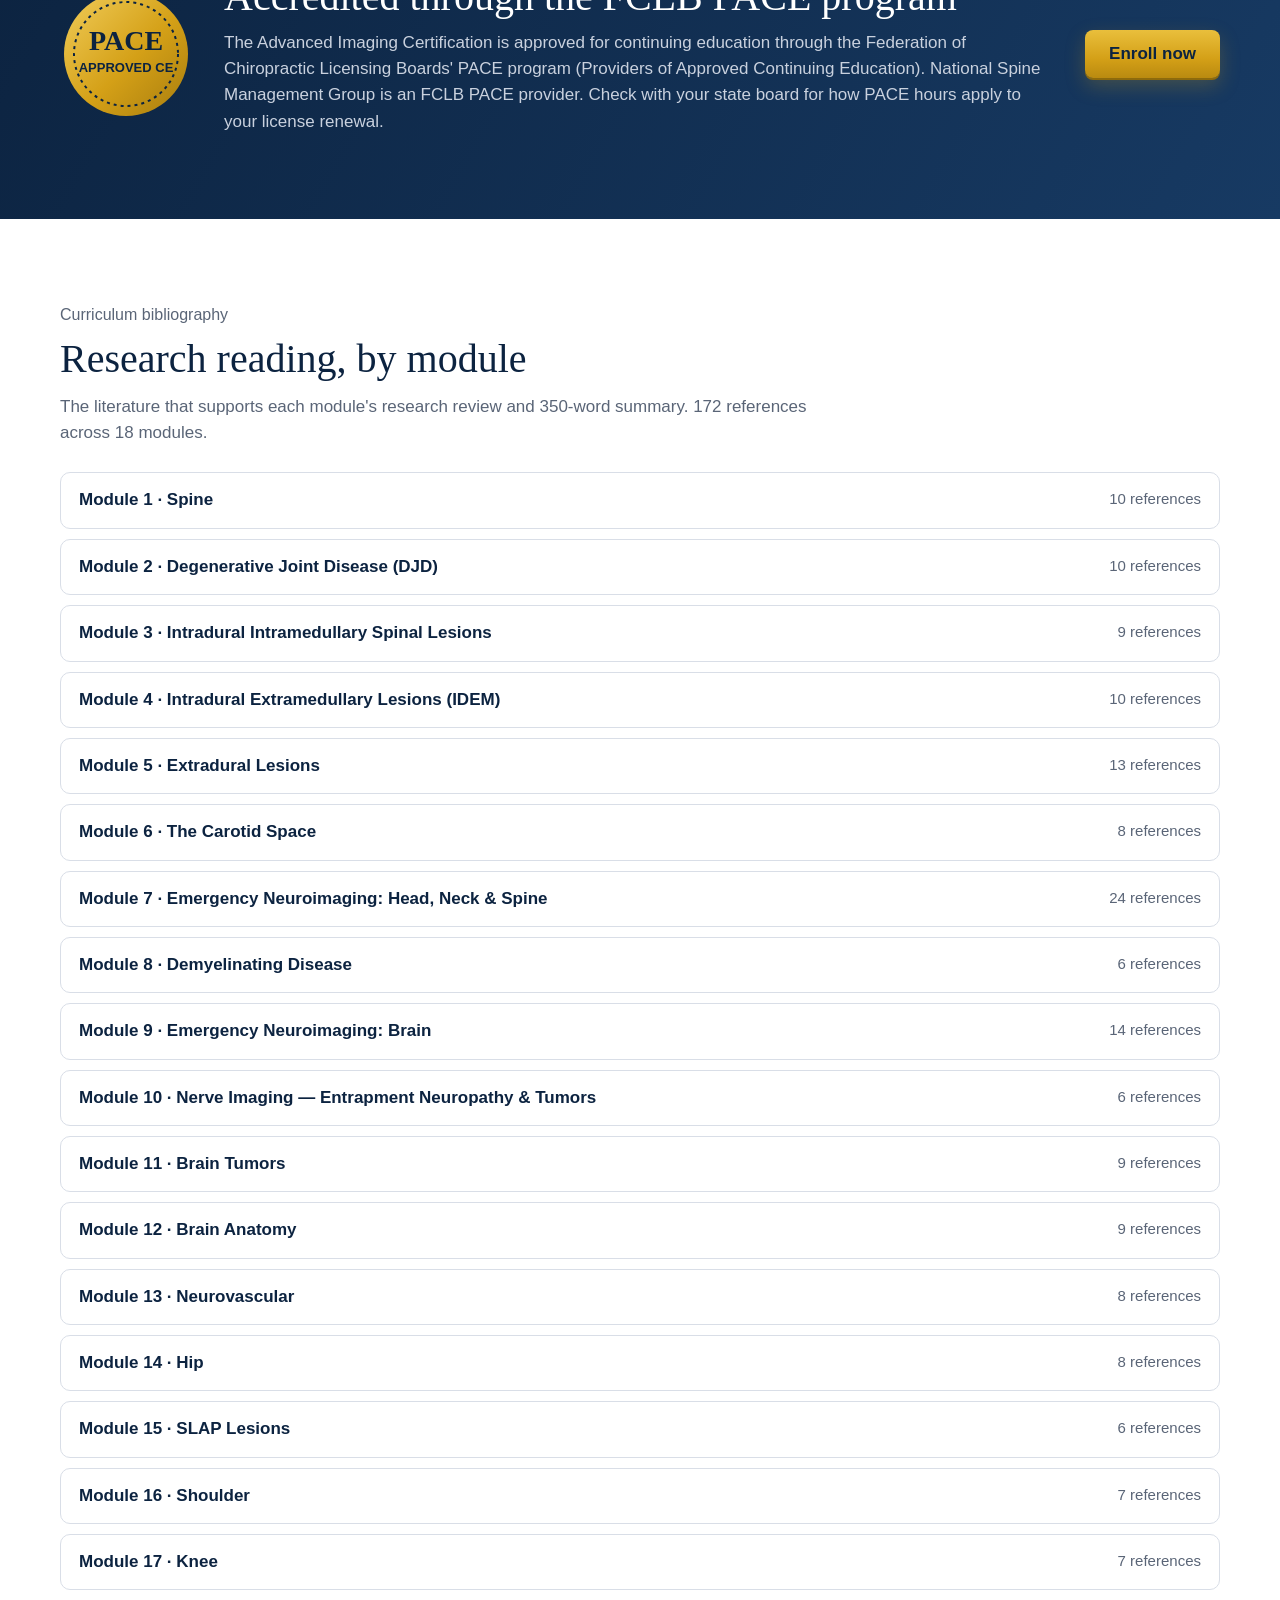
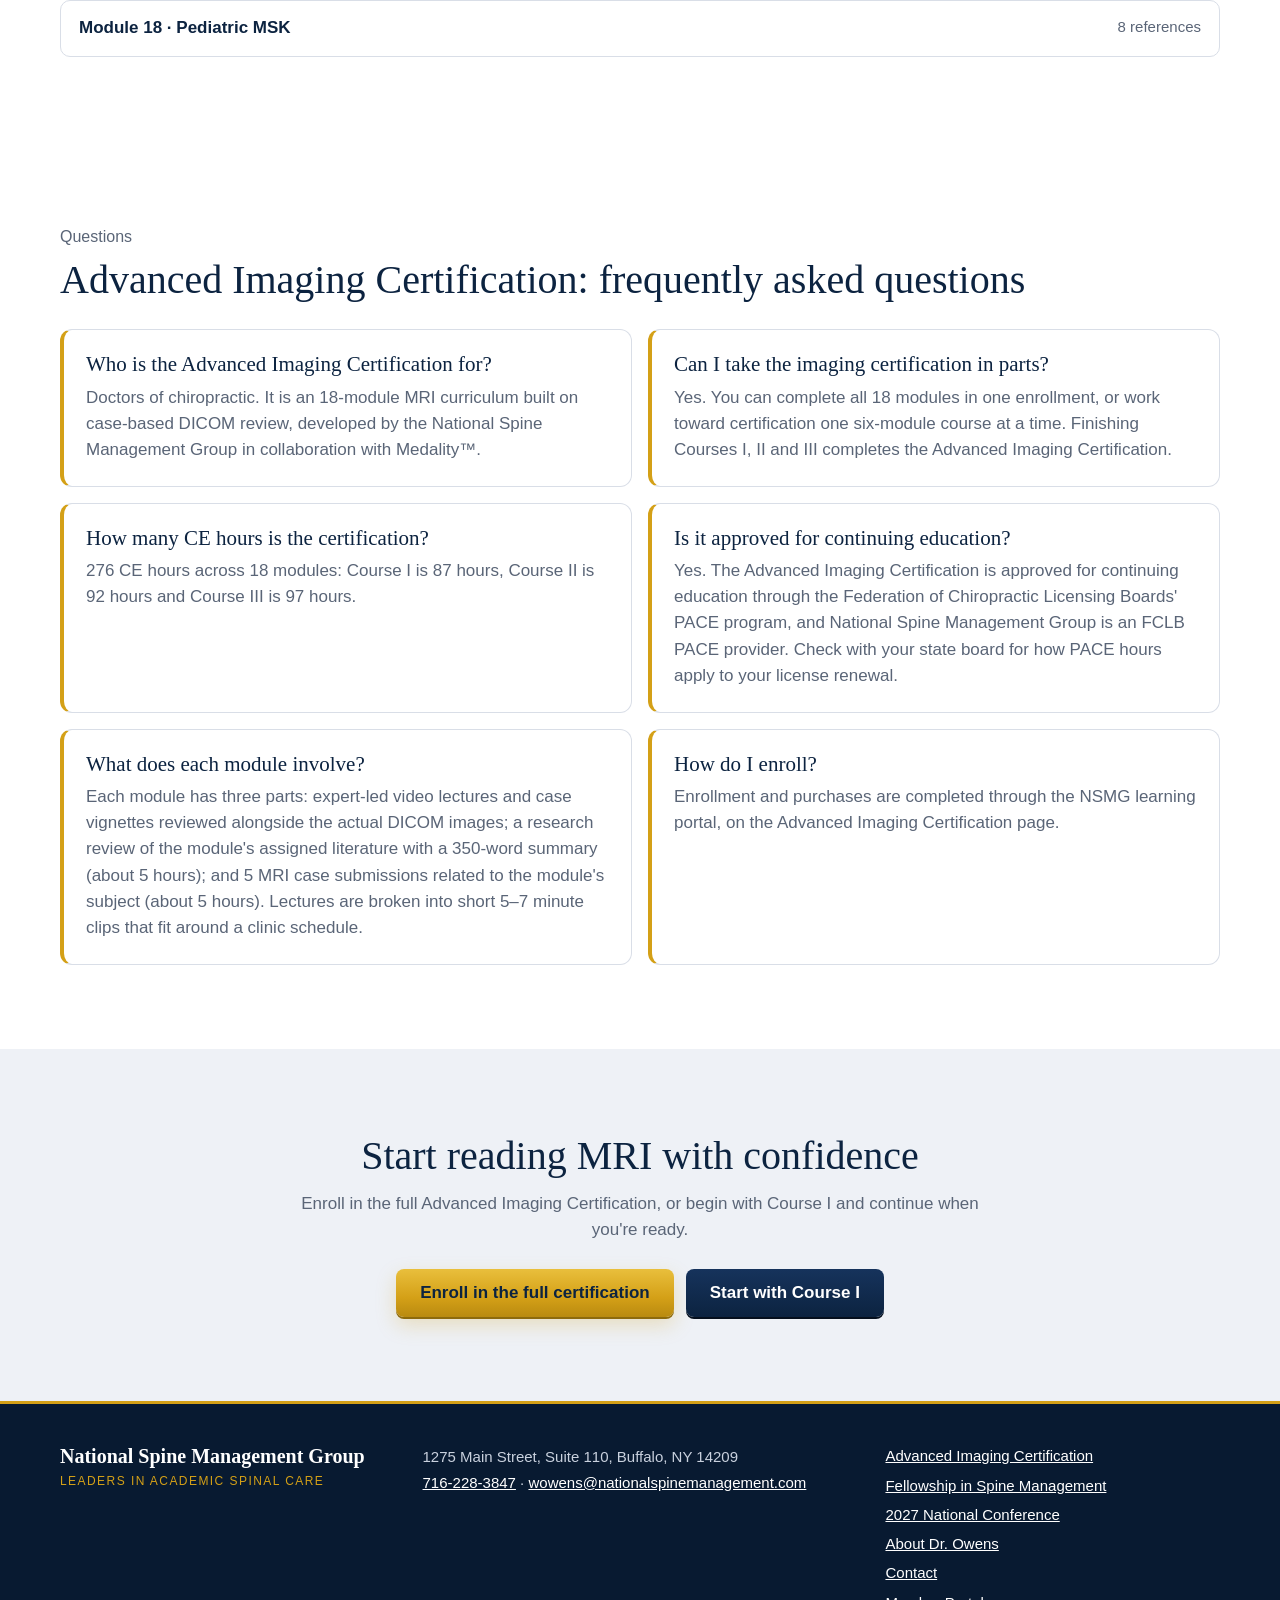
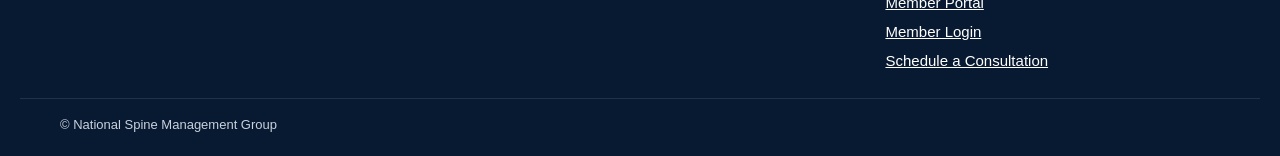
<file: advanced-imaging-certification/index.html>
<!doctype html>
<html lang="en">
<head>
<meta charset="utf-8">
<meta name="viewport" content="width=device-width, initial-scale=1">
<title>Advanced Imaging Certification for Chiropractors | MRI Spine Management Pathway | NSMG</title>
<meta name="description" content="An 18-module, FCLB PACE-approved MRI certification for doctors of chiropractic. Spine, neuro and MSK imaging with DICOM case review. Take it all at once or as three 6-module courses.">
<link rel="canonical" href="https://www.nationalspinemanagement.com/advanced-imaging-certification/">
<meta name="robots" content="index, follow">
<meta property="og:type" content="website">
<meta property="og:site_name" content="National Spine Management Group">
<meta property="og:title" content="Advanced Imaging Certification for Chiropractors | MRI Spine Management Pathway | NSMG">
<meta property="og:description" content="An 18-module, FCLB PACE-approved MRI certification for doctors of chiropractic. Spine, neuro and MSK imaging with DICOM case review. Take it all at once or as three 6-module courses.">
<meta property="og:url" content="https://www.nationalspinemanagement.com/advanced-imaging-certification/">
<meta property="og:image" content="https://www.nationalspinemanagement.com/images/share/share-advanced-imaging-certification.png">
<meta property="og:image:alt" content="Advanced Imaging Certification for Chiropractors | MRI Spine Management Pathway | NSMG">
<meta property="og:image:width" content="1200">
<meta property="og:image:height" content="630">
<meta name="twitter:card" content="summary_large_image">
<link rel="icon" href="../images/nsmg-icon.png">
<link rel="apple-touch-icon" href="../images/nsmg-icon.png">
<link rel="stylesheet" href="../styles.css">
<script>document.documentElement.classList.add('js');</script>
<script type="application/ld+json">
{
 "@context": "https://schema.org",
 "@type": "Course",
 "@id": "https://www.nationalspinemanagement.com/advanced-imaging-certification/#course",
 "name": "Advanced Imaging Certification",
 "alternateName": "Spine Management Pathway",
 "url": "https://www.nationalspinemanagement.com/advanced-imaging-certification/",
 "description": "An 18-module MRI curriculum for doctors of chiropractic, built on case-based DICOM review and developed by the National Spine Management Group in collaboration with Medality™. Approved for continuing education through the FCLB PACE program.",
 "provider": {
  "@type": "EducationalOrganization",
  "@id": "https://www.nationalspinemanagement.com/#organization",
  "name": "National Spine Management Group",
  "url": "https://www.nationalspinemanagement.com/"
 },
 "audience": {
  "@type": "EducationalAudience",
  "educationalRole": "Doctors of chiropractic"
 },
 "educationalLevel": "Post-doctoral",
 "inLanguage": "en",
 "numberOfCredits": 276,
 "educationalCredentialAwarded": {
  "@type": "EducationalOccupationalCredential",
  "name": "Advanced Imaging Certification",
  "credentialCategory": "Certificate",
  "recognizedBy": {
   "@type": "Organization",
   "name": "Federation of Chiropractic Licensing Boards (FCLB) PACE program — Providers of Approved Continuing Education"
  }
 },
 "teaches": [
  "Apply appropriate search patterns to ensure high-quality case assessment",
  "Identify key anatomical landmarks, variations and abnormalities on imaging",
  "Accurately interpret advanced imaging cases",
  "Formulate definitive diagnoses and limited differentials"
 ],
 "hasCourseInstance": {
  "@type": "CourseInstance",
  "courseMode": "Online",
  "courseWorkload": "276 CE hours across 18 modules"
 },
 "hasPart": [
  {
   "@type": "Course",
   "name": "Course I: Spine & Spinal Lesions (Modules 1–6)",
   "description": "Spine MRI from the ground up: degenerative disease, the three compartments of spinal lesions, and the carotid space.",
   "numberOfCredits": 87,
   "provider": {
    "@type": "EducationalOrganization",
    "@id": "https://www.nationalspinemanagement.com/#organization",
    "name": "National Spine Management Group",
    "url": "https://www.nationalspinemanagement.com/"
   }
  },
  {
   "@type": "Course",
   "name": "Course II: Emergency & Brain Neuroimaging (Modules 7–12)",
   "description": "Emergency presentations of the head, neck, spine and brain, demyelinating disease, nerve entrapment, brain tumors and brain anatomy.",
   "numberOfCredits": 92,
   "provider": {
    "@type": "EducationalOrganization",
    "@id": "https://www.nationalspinemanagement.com/#organization",
    "name": "National Spine Management Group",
    "url": "https://www.nationalspinemanagement.com/"
   }
  },
  {
   "@type": "Course",
   "name": "Course III: Neurovascular & Musculoskeletal (Modules 13–18)",
   "description": "Neurovascular imaging, then the hip, shoulder and knee, closing with the pediatric musculoskeletal patient.",
   "numberOfCredits": 97,
   "provider": {
    "@type": "EducationalOrganization",
    "@id": "https://www.nationalspinemanagement.com/#organization",
    "name": "National Spine Management Group",
    "url": "https://www.nationalspinemanagement.com/"
   }
  }
 ]
}
</script>
<script type="application/ld+json">
{
 "@context": "https://schema.org",
 "@type": "FAQPage",
 "mainEntity": [
  {
   "@type": "Question",
   "name": "Who is the Advanced Imaging Certification for?",
   "acceptedAnswer": {
    "@type": "Answer",
    "text": "Doctors of chiropractic. It is an 18-module MRI curriculum built on case-based DICOM review, developed by the National Spine Management Group in collaboration with Medality™."
   }
  },
  {
   "@type": "Question",
   "name": "Can I take the imaging certification in parts?",
   "acceptedAnswer": {
    "@type": "Answer",
    "text": "Yes. You can complete all 18 modules in one enrollment, or work toward certification one six-module course at a time. Finishing Courses I, II and III completes the Advanced Imaging Certification."
   }
  },
  {
   "@type": "Question",
   "name": "How many CE hours is the certification?",
   "acceptedAnswer": {
    "@type": "Answer",
    "text": "276 CE hours across 18 modules: Course I is 87 hours, Course II is 92 hours and Course III is 97 hours."
   }
  },
  {
   "@type": "Question",
   "name": "Is it approved for continuing education?",
   "acceptedAnswer": {
    "@type": "Answer",
    "text": "Yes. The Advanced Imaging Certification is approved for continuing education through the Federation of Chiropractic Licensing Boards' PACE program, and National Spine Management Group is an FCLB PACE provider. Check with your state board for how PACE hours apply to your license renewal."
   }
  },
  {
   "@type": "Question",
   "name": "What does each module involve?",
   "acceptedAnswer": {
    "@type": "Answer",
    "text": "Each module has three parts: expert-led video lectures and case vignettes reviewed alongside the actual DICOM images; a research review of the module's assigned literature with a 350-word summary (about 5 hours); and 5 MRI case submissions related to the module's subject (about 5 hours). Lectures are broken into short 5–7 minute clips that fit around a clinic schedule."
   }
  },
  {
   "@type": "Question",
   "name": "How do I enroll?",
   "acceptedAnswer": {
    "@type": "Answer",
    "text": "Enrollment and purchases are completed through the NSMG learning portal, on the Advanced Imaging Certification page."
   }
  }
 ]
}
</script>
<script type="application/ld+json">
{
 "@context": "https://schema.org",
 "@type": "BreadcrumbList",
 "itemListElement": [
  {
   "@type": "ListItem",
   "position": 1,
   "name": "Home",
   "item": "https://www.nationalspinemanagement.com/"
  },
  {
   "@type": "ListItem",
   "position": 2,
   "name": "Advanced Imaging Certification",
   "item": "https://www.nationalspinemanagement.com/advanced-imaging-certification/"
  }
 ]
}
</script>
</head>
<body>
<a class="skip" href="#main">Skip to content</a>
<header class="site-header">
 <div class="wrap bar">
  <a class="brand" href="../"><img src="../images/nsmg-logo.png" alt="" width="40" height="48"><span><b>National Spine Management Group</b><small>Leaders in Academic Spinal Care</small></span></a>
  <nav aria-label="Main" class="main-nav">
   <button type="button" class="nav-toggle" aria-expanded="false" aria-controls="nav-links"><span class="nav-toggle-bars" aria-hidden="true"></span><span class="nav-toggle-label">Menu</span></button>
   <div class="nav-links" id="nav-links">
   <a href="../">Home</a>
   <details class="menu">
    <summary>Certifications</summary>
    <div class="menu-list">
     <a href="../advanced-imaging-certification/" aria-current="page">Advanced Imaging Certification</a>
     <a href="../fellowship-in-spine-management/">Fellowship in Spine Management</a>
    </div>
   </details>
   <a href="../national-conference/">Conference</a>
   <a href="../about/">About</a>
   <a href="../contact/">Contact</a>
   <a href="https://nsmg.my.site.com/nsmg/s/">Member Portal</a>
   </div>
   <a class="btn gold sm" href="https://nsmg.my.site.com/nsmg/s/login">Member Login</a>
  </nav>
 </div>
</header>
<main id="main">

<section class="hero band">
 <div class="wrap herogrid">
  <div class="herotext"><div>
   <nav class="crumb" aria-label="Breadcrumb"><a href="../">Home</a> › Certifications › Advanced Imaging Certification</nav>
   <div class="pace"><svg width="18" height="18" viewBox="0 0 24 24" aria-hidden="true"><path d="M12 2l2.6 5.6 6.1.7-4.5 4.2 1.2 6L12 15.6 6.6 18.5l1.2-6L3.3 8.3l6.1-.7z" fill="#D4A017"/></svg> Approved through the FCLB PACE program</div>
   <h1>Advanced Imaging Certification</h1>
   <p class="lede">The Spine Management Pathway: an 18-module MRI curriculum for doctors of chiropractic, built on case-based DICOM review and developed by the National Spine Management Group in collaboration with Medality™.</p>
   <div class="btns"><a class="btn gold" href="https://nsmg.my.site.com/nsmg/s/advanced-imaging-certification">Enroll in the full certification</a><a class="btn ghost" href="#paths">Take it in three courses</a></div>
  </div>
  <div class="stats"><div><b>18</b><span>modules</span></div><div><b>3</b><span>six-module courses</span></div><div><b>276</b><span>CE hours</span></div><div><b>90</b><span>MRI cases submitted</span></div></div>
  </div>
  <div class="viewer" aria-label="The 18 modules arranged as three courses"><div class="vbar"><span>Spine Management Pathway</span><span>18 series · 3 courses</span></div><div class="row"><em><b>Course I</b>Mod. 1–6</em><a class="tile" href="#m1" title="Module 1: MRI Mastery Series: Spine"><img src="../images/modules/AIC_Module_01.jpg" alt="Module 1: MRI Mastery Series: Spine" width="320" height="180" loading="lazy"></a><a class="tile" href="#m2" title="Module 2: MRI Mastery Series: Degenerative Joint Disease (DJD)"><img src="../images/modules/AIC_Module_02.jpg" alt="Module 2: MRI Mastery Series: Degenerative Joint Disease (DJD)" width="320" height="180" loading="lazy"></a><a class="tile" href="#m3" title="Module 3: MRI Mastery Series: Intradural Intramedullary Spinal Lesions"><img src="../images/modules/AIC_Module_03.jpg" alt="Module 3: MRI Mastery Series: Intradural Intramedullary Spinal Lesions" width="320" height="180" loading="lazy"></a><a class="tile" href="#m4" title="Module 4: MRI Mastery Series: Intradural Extramedullary Lesions (IDEM)"><img src="../images/modules/AIC_Module_04.jpg" alt="Module 4: MRI Mastery Series: Intradural Extramedullary Lesions (IDEM)" width="320" height="180" loading="lazy"></a><a class="tile" href="#m5" title="Module 5: MRI Mastery Series: Extradural Lesions"><img src="../images/modules/AIC_Module_05.jpg" alt="Module 5: MRI Mastery Series: Extradural Lesions" width="320" height="180" loading="lazy"></a><a class="tile" href="#m6" title="Module 6: Imaging Mastery Series: The Carotid Space"><img src="../images/modules/AIC_Module_06.jpg" alt="Module 6: Imaging Mastery Series: The Carotid Space" width="320" height="180" loading="lazy"></a></div><div class="row"><em><b>Course II</b>Mod. 7–12</em><a class="tile" href="#m7" title="Module 7: Emergency Neuroimaging: Head, Neck &amp; Spine"><img src="../images/modules/AIC_Module_07.jpg" alt="Module 7: Emergency Neuroimaging: Head, Neck &amp; Spine" width="320" height="180" loading="lazy"></a><a class="tile" href="#m8" title="Module 8: MRI Mastery Series: Demyelinating Disease"><img src="../images/modules/AIC_Module_08.jpg" alt="Module 8: MRI Mastery Series: Demyelinating Disease" width="320" height="180" loading="lazy"></a><a class="tile" href="#m9" title="Module 9: Emergency Neuroimaging: Brain"><img src="../images/modules/AIC_Module_09.jpg" alt="Module 9: Emergency Neuroimaging: Brain" width="320" height="180" loading="lazy"></a><a class="tile" href="#m10" title="Module 10: MRI Mastery Series: Nerve Imaging — Entrapment Neuropathy &amp; Tumors"><img src="../images/modules/AIC_Module_10.jpg" alt="Module 10: MRI Mastery Series: Nerve Imaging — Entrapment Neuropathy &amp; Tumors" width="320" height="180" loading="lazy"></a><a class="tile" href="#m11" title="Module 11: MRI Mastery Series: Brain Tumors"><img src="../images/modules/AIC_Module_11.jpg" alt="Module 11: MRI Mastery Series: Brain Tumors" width="320" height="180" loading="lazy"></a><a class="tile" href="#m12" title="Module 12: MRI Mastery Series: Brain Anatomy"><img src="../images/modules/AIC_Module_12.jpg" alt="Module 12: MRI Mastery Series: Brain Anatomy" width="320" height="180" loading="lazy"></a></div><div class="row"><em><b>Course III</b>Mod. 13–18</em><a class="tile" href="#m13" title="Module 13: MRI Mastery Series: Neurovascular"><img src="../images/modules/AIC_Module_13.jpg" alt="Module 13: MRI Mastery Series: Neurovascular" width="320" height="180" loading="lazy"></a><a class="tile" href="#m14" title="Module 14: MRI Mastery Series: Hip"><img src="../images/modules/AIC_Module_14.jpg" alt="Module 14: MRI Mastery Series: Hip" width="320" height="180" loading="lazy"></a><a class="tile" href="#m15" title="Module 15: MRI Mastery Series: SLAP Lesions"><img src="../images/modules/AIC_Module_15.jpg" alt="Module 15: MRI Mastery Series: SLAP Lesions" width="320" height="180" loading="lazy"></a><a class="tile" href="#m16" title="Module 16: MRI Mastery Series: Shoulder"><img src="../images/modules/AIC_Module_16.jpg" alt="Module 16: MRI Mastery Series: Shoulder" width="320" height="180" loading="lazy"></a><a class="tile" href="#m17" title="Module 17: MRI Mastery Series: Knee"><img src="../images/modules/AIC_Module_17.jpg" alt="Module 17: MRI Mastery Series: Knee" width="320" height="180" loading="lazy"></a><a class="tile" href="#m18" title="Module 18: Imaging Mastery Series: Pediatric MSK"><img src="../images/modules/AIC_Module_18.jpg" alt="Module 18: Imaging Mastery Series: Pediatric MSK" width="320" height="180" loading="lazy"></a></div></div>
 </div>
</section>

<section class="band tintband">
 <div class="wrap">
  <p class="eyebrow">How every module works</p>
  <h2>Lecture, literature, then your own cases</h2>
  <p class="sub">Each module starts at the fundamentals and builds in difficulty. Lectures and case vignettes are paired with DICOM images and broken into short 5–7 minute clips that fit around a clinic schedule.</p>
  <div class="how">
   <div><b>1</b><h3>Didactic lecture</h3><p>Expert-led video lectures and case vignettes reviewed alongside the actual DICOM images.</p></div>
   <div><b>2</b><h3>Research review</h3><p>Review the module's assigned literature and submit a 350-word summary. About 5 hours per module.</p></div>
   <div><b>3</b><h3>Case submission</h3><p>Analyze and submit 5 MRI studies related to the module's subject. About 5 hours per module.</p></div>
  </div>
  <ul class="obj">
   <li>Apply appropriate search patterns to ensure high-quality case assessment</li>
   <li>Identify key anatomical landmarks, variations and abnormalities on imaging</li>
   <li>Accurately interpret advanced imaging cases</li>
   <li>Formulate definitive diagnoses and limited differentials</li>
  </ul>
  <p class="note">Course content is peer-reviewed for content validity by reviewers without conflicts of interest, to verify the material is evidence-based, fair, balanced and free from commercial bias.</p>
 </div>
</section>

<section class="band" id="paths">
 <div class="wrap">
  <p class="eyebrow">Choose your path</p>
  <h2>One certification, or three courses at your own pace</h2>
  <p class="sub">Complete all 18 modules at once, or work toward certification one six-module course at a time. Finishing Courses I, II and III completes the Advanced Imaging Certification.</p>
  <div class="paths">
   <div class="path full"><div class="tag">Complete certification</div><h3>Advanced Imaging Certification</h3><p>All 18 modules and three courses in one enrollment. The most direct route to certification.</p><div class="hrs">18 modules · 276 CE hours</div><a class="btn gold" href="https://nsmg.my.site.com/nsmg/s/advanced-imaging-certification">Enroll in the full certification</a></div>
   <div class="path"><div class="tag">Course I · Modules 1–6</div><h3>Spine &amp; Spinal Lesions</h3><p>Spine MRI from the ground up: degenerative disease, the three compartments of spinal lesions, and the carotid space.</p><div class="hrs">6 modules · 87 CE hours</div><a class="btn navy" href="https://nsmg.my.site.com/nsmg/s/advanced-imaging-certification">Buy Course I</a></div><div class="path"><div class="tag">Course II · Modules 7–12</div><h3>Emergency &amp; Brain Neuroimaging</h3><p>Emergency presentations of the head, neck, spine and brain, demyelinating disease, nerve entrapment, brain tumors and brain anatomy.</p><div class="hrs">6 modules · 92 CE hours</div><a class="btn navy" href="https://nsmg.my.site.com/nsmg/s/advanced-imaging-certification">Buy Course II</a></div><div class="path"><div class="tag">Course III · Modules 13–18</div><h3>Neurovascular &amp; Musculoskeletal</h3><p>Neurovascular imaging, then the hip, shoulder and knee, closing with the pediatric musculoskeletal patient.</p><div class="hrs">6 modules · 97 CE hours</div><a class="btn navy" href="https://nsmg.my.site.com/nsmg/s/advanced-imaging-certification">Buy Course III</a></div>
  </div>
  <p class="note">Purchases are completed through the NSMG learning portal.</p>
 </div>
</section>

<section class="band tintband">
 <div class="wrap">
  <p class="eyebrow">Curriculum</p>
  <h2>The 18-module syllabus</h2>
  <div class="course"><div class="chead"><span class="num">Course I</span><h3>Spine &amp; Spinal Lesions</h3><span class="tot">Modules 1–6 · 87 hours</span></div><p class="cblurb">Spine MRI from the ground up: degenerative disease, the three compartments of spinal lesions, and the carotid space.</p><div class="mods"><article class="mod" id="m1"><div class="top"><span class="mn">Module 1</span><span class="mh">15 hours</span></div><h4>MRI Mastery Series: Spine</h4><p class="meta">Stephen J. Pomeranz, MD · 4 hr 17 min · 30 videos</p><p>27 rare and challenging spine MRI cases, each reviewed with neurosurgeon-turned-neuroradiologist Malcolm Shupeck, MD.</p><div class="req"><span>Research review + 350-word summary</span><span>5 MRI case submissions</span></div></article><article class="mod" id="m2"><div class="top"><span class="mn">Module 2</span><span class="mh">15 hours</span></div><h4>MRI Mastery Series: Degenerative Joint Disease (DJD)</h4><p class="meta">David M. Yousem, MD, MBA · 3 hr 18 min · 36 videos</p><p>Current disc nomenclature, common herniation locations, surgical implications of disc injury, and more than a dozen DJD case reviews.</p><div class="req"><span>Research review + 350-word summary</span><span>5 MRI case submissions</span></div></article><article class="mod" id="m3"><div class="top"><span class="mn">Module 3</span><span class="mh">15 hours</span></div><h4>MRI Mastery Series: Intradural Intramedullary Spinal Lesions</h4><p class="meta">David M. Yousem, MD, MBA · 2 hr 51 min · 43 videos</p><p>Part one of the spinal lesions trilogy.</p><ul class="chips"><li>Multiple sclerosis</li><li>Von Hippel-Lindau disease</li><li>Lipoma</li><li>Ependymoma</li><li>Vacuolar myelopathy</li><li>Spinal ADEM</li><li>Cysticercosis</li><li>Kawasaki disease</li><li>Dural arteriovenous fistulas</li></ul><div class="req"><span>Research review + 350-word summary</span><span>5 MRI case submissions</span></div></article><article class="mod" id="m4"><div class="top"><span class="mn">Module 4</span><span class="mh">15 hours</span></div><h4>MRI Mastery Series: Intradural Extramedullary Lesions (IDEM)</h4><p class="meta">David M. Yousem, MD, MBA · 2 hr 17 min · 42 videos</p><p>Part two of the spinal lesions trilogy, focused largely on benign entities.</p><ul class="chips"><li>Schwannomas</li><li>Neurofibromatosis types 1 &amp; 2</li><li>Meningiomas</li><li>Hemangioblastomas</li><li>Lipoma</li><li>Dural ectasia</li></ul><div class="req"><span>Research review + 350-word summary</span><span>5 MRI case submissions</span></div></article><article class="mod" id="m5"><div class="top"><span class="mn">Module 5</span><span class="mh">12 hours</span></div><h4>MRI Mastery Series: Extradural Lesions</h4><p class="meta">David M. Yousem, MD, MBA · 1 hr 47 min · 34 videos</p><p>Part three: extradural etiologies that compress the dura and mimic intradural lesions.</p><ul class="chips"><li>Subdural &amp; epidural hematomas</li><li>Discitis &amp; osteomyelitis</li><li>Spinal infections</li><li>Hematopoiesis</li><li>Congenital / developmental lesions</li></ul><div class="req"><span>Research review + 350-word summary</span><span>5 MRI case submissions</span></div></article><article class="mod" id="m6"><div class="top"><span class="mn">Module 6</span><span class="mh">15 hours</span></div><h4>Imaging Mastery Series: The Carotid Space</h4><p class="meta">David M. Yousem, MD, MBA · 3 hr 19 min · 60 videos</p><p>Carotid space disease and displacement patterns, head and neck anatomy, key differentials and clinical pearls.</p><div class="req"><span>Research review + 350-word summary</span><span>5 MRI case submissions</span></div></article></div></div><div class="course"><div class="chead"><span class="num">Course II</span><h3>Emergency &amp; Brain Neuroimaging</h3><span class="tot">Modules 7–12 · 92 hours</span></div><p class="cblurb">Emergency presentations of the head, neck, spine and brain, demyelinating disease, nerve entrapment, brain tumors and brain anatomy.</p><div class="mods"><article class="mod" id="m7"><div class="top"><span class="mn">Module 7</span><span class="mh">18 hours</span></div><h4>Emergency Neuroimaging: Head, Neck &amp; Spine</h4><p class="meta">David M. Yousem, MD, MBA · 7 hr 30 min · 115 videos</p><p>The most common emergency department presentations, with 45 DICOM cases and pre- and post-tests.</p><ul class="chips"><li>Orbital trauma / inflammation</li><li>Facial &amp; neck trauma</li><li>Sore throat, pain &amp; fever</li><li>Neck mass</li><li>Cervical spine trauma</li><li>Fever with back pain</li></ul><div class="req"><span>Research review + 350-word summary</span><span>5 MRI case submissions</span></div></article><article class="mod" id="m8"><div class="top"><span class="mn">Module 8</span><span class="mh">15 hours</span></div><h4>MRI Mastery Series: Demyelinating Disease</h4><p class="meta">David M. Yousem, MD, MBA · 4 hr 1 min · 46 videos</p><p>Anatomy and imaging technique for demyelinating disorders, followed by review of nearly 30 cases.</p><div class="req"><span>Research review + 350-word summary</span><span>5 MRI case submissions</span></div></article><article class="mod" id="m9"><div class="top"><span class="mn">Module 9</span><span class="mh">20 hours</span></div><h4>Emergency Neuroimaging: Brain</h4><p class="meta">David M. Yousem, MD, MBA · 7 hr · 91 videos</p><p>Emergency brain presentations with 38 DICOM cases and pre- and post-tests.</p><ul class="chips"><li>New neurologic deficit</li><li>Head trauma</li><li>Worst headache of life</li><li>Found down</li><li>Fever &amp; seizures</li><li>Post-VP shunt lethargy</li></ul><div class="req"><span>Research review + 350-word summary</span><span>5 MRI case submissions</span></div></article><article class="mod" id="m10"><div class="top"><span class="mn">Module 10</span><span class="mh">12 hours</span></div><h4>MRI Mastery Series: Nerve Imaging — Entrapment Neuropathy &amp; Tumors</h4><p class="meta">Megan K. Mills, MD · 1 hr 49 min · 43 videos</p><p>Upper-extremity nerve MRI: protocol, phases and patterns of denervation, nerve pathway anatomy, and impingement, trauma, inflammatory and tumor cases.</p><div class="req"><span>Research review + 350-word summary</span><span>5 MRI case submissions</span></div></article><article class="mod" id="m11"><div class="top"><span class="mn">Module 11</span><span class="mh">12 hours</span></div><h4>MRI Mastery Series: Brain Tumors</h4><p class="meta">Stephen J. Pomeranz, MD · 1 hr 49 min · 29 videos</p><p>Meningiomas and non-glial tumors: protocols, anatomic correlation and case review with neuroradiologist Benjamin LeSar, MD.</p><div class="req"><span>Research review + 350-word summary</span><span>5 MRI case submissions</span></div></article><article class="mod" id="m12"><div class="top"><span class="mn">Module 12</span><span class="mh">15 hours</span></div><h4>MRI Mastery Series: Brain Anatomy</h4><p class="meta">Stephen J. Pomeranz, MD · 2 hr 56 min · 71 videos</p><p>Surface anatomy, sulci and gyri, then each of the twelve cranial nerves.</p><div class="req"><span>Research review + 350-word summary</span><span>5 MRI case submissions</span></div></article></div></div><div class="course"><div class="chead"><span class="num">Course III</span><h3>Neurovascular &amp; Musculoskeletal</h3><span class="tot">Modules 13–18 · 97 hours</span></div><p class="cblurb">Neurovascular imaging, then the hip, shoulder and knee, closing with the pediatric musculoskeletal patient.</p><div class="mods"><article class="mod" id="m13"><div class="top"><span class="mn">Module 13</span><span class="mh">15 hours</span></div><h4>MRI Mastery Series: Neurovascular</h4><p class="meta">Stephen J. Pomeranz, MD · 3 hr 10 min · 33 videos</p><p>Time-sensitive neurovascular cases, from critical to benign, with management insight from Malcolm Shupeck, MD.</p><div class="req"><span>Research review + 350-word summary</span><span>5 MRI case submissions</span></div></article><article class="mod" id="m14"><div class="top"><span class="mn">Module 14</span><span class="mh">15 hours</span></div><h4>MRI Mastery Series: Hip</h4><p class="meta">Stephen J. Pomeranz, MD · 2 hr 15 min · 25 videos</p><p>Hip MRI anatomy and diagnosis.</p><ul class="chips"><li>Labral tears</li><li>Femoroacetabular impingement (cam &amp; pincer)</li><li>Avascular necrosis</li><li>Athletic pubalgia</li><li>Legg-Calvé-Perthes disease</li><li>SCFE</li><li>Piriformis syndrome</li><li>Snapping tendon syndrome</li></ul><div class="req"><span>Research review + 350-word summary</span><span>5 MRI case submissions</span></div></article><article class="mod" id="m15"><div class="top"><span class="mn">Module 15</span><span class="mh">12 hours</span></div><h4>MRI Mastery Series: SLAP Lesions</h4><p class="meta">Stephen J. Pomeranz, MD · 1 hr 17 min · 21 videos</p><p>SLAP lesions types I–X defined through diagrams, surgical video and MRI case review.</p><div class="req"><span>Research review + 350-word summary</span><span>5 MRI case submissions</span></div></article><article class="mod" id="m16"><div class="top"><span class="mn">Module 16</span><span class="mh">20 hours</span></div><h4>MRI Mastery Series: Shoulder</h4><p class="meta">Stephen J. Pomeranz, MD · 6 hr 40 min · 68 videos</p><p>Shoulder MRI anatomy and diagnosis.</p><ul class="chips"><li>Rotator cuff tears</li><li>Bankart &amp; Hill-Sachs lesions</li><li>HAGL / BHAGL / RHAGL</li><li>ALPSA &amp; POLPSA</li><li>Glenohumeral ligaments</li><li>Adhesive capsulitis</li><li>Impingement</li><li>Biceps pulley</li></ul><div class="req"><span>Research review + 350-word summary</span><span>5 MRI case submissions</span></div></article><article class="mod" id="m17"><div class="top"><span class="mn">Module 17</span><span class="mh">20 hours</span></div><h4>MRI Mastery Series: Knee</h4><p class="meta">Stephen J. Pomeranz, MD · 7 hr 27 min · 89 videos</p><p>Knee MRI anatomy and diagnosis.</p><ul class="chips"><li>ACL / PCL</li><li>Meniscal tears (bucket handle, root, radial)</li><li>Posterolateral &amp; posteromedial corners</li><li>Patellar stabilizers &amp; MPFL</li><li>Morel-Lavallée lesion</li><li>Osteochondritis dissecans</li><li>Segond fracture</li></ul><div class="req"><span>Research review + 350-word summary</span><span>5 MRI case submissions</span></div></article><article class="mod" id="m18"><div class="top"><span class="mn">Module 18</span><span class="mh">15 hours</span></div><h4>Imaging Mastery Series: Pediatric MSK</h4><p class="meta">Mahesh Thapa, MD, MEd, FAAP · 4 hr 8 min · 71 videos</p><p>Pediatric imaging is not adult imaging in miniature: growth plates, ossification centers, and cartilage injury in children.</p><div class="req"><span>Research review + 350-word summary</span><span>5 MRI case submissions</span></div></article></div></div>
 </div>
</section>

<section class="paceband band">
 <div class="wrap pacegrid">
  <svg class="seal" viewBox="0 0 132 132" aria-hidden="true"><defs><linearGradient id="seal" x1="0" y1="0" x2="1" y2="1"><stop offset="0" stop-color="#f1cd5a"/><stop offset=".55" stop-color="#D4A017"/><stop offset="1" stop-color="#a87d0e"/></linearGradient></defs><circle cx="66" cy="66" r="62" fill="url(#seal)"/><circle cx="66" cy="66" r="52" fill="none" stroke="#0C2340" stroke-width="2" stroke-dasharray="3 4"/><text x="66" y="62" text-anchor="middle" font-family="Cambria,Georgia,serif" font-weight="700" font-size="28" fill="#0C2340">PACE</text><text x="66" y="84" text-anchor="middle" font-family="Calibri,sans-serif" font-weight="700" font-size="13" fill="#0C2340">APPROVED CE</text></svg>
  <div>
   <h2>Accredited through the FCLB PACE program</h2>
   <p>The Advanced Imaging Certification is approved for continuing education through the Federation of Chiropractic Licensing Boards' PACE program (Providers of Approved Continuing Education). National Spine Management Group is an FCLB PACE provider. Check with your state board for how PACE hours apply to your license renewal.</p>
  </div>
  <a class="btn gold" href="https://nsmg.my.site.com/nsmg/s/advanced-imaging-certification">Enroll now</a>
 </div>
</section>

<section class="band" id="bibliography">
 <div class="wrap">
  <p class="eyebrow">Curriculum bibliography</p>
  <h2>Research reading, by module</h2>
  <p class="sub">The literature that supports each module's research review and 350-word summary. 172 references across 18 modules.</p>
  <div class="biblist"><details class="bib"><summary><b>Module 1 · Spine</b><span>10 references</span></summary><ol><li>Zhu, Wei, Xuxia He, Kaiyuan Cheng, Linjie Zhang, Di Chen, Xiao Wang, Guixing Qiu, Xu Cao, and Xisheng Weng. &quot;Ankylosing spondylitis: etiology, pathogenesis, and treatments.&quot; Bone research 7, no. 1 (2019): 1-16.</li><li><a href="https://rarediseases.org/rare-diseases/neuromyelitis-optica/" rel="noopener">https://rarediseases.org/rare-diseases/neuromyelitis-optica/</a></li><li>Malone, J. B., Bevan, P. J., Lewis, T. J., Nelson, A. D., Blaty, D. E., &amp; Kahan, M. E. (2018). Incidence of spinal epidural lipomatosis in patients with spinal stenosis. Journal of orthopaedics, 15(1), 36-39.</li><li>Yang, C., Ma, Y., Tian, A., Yu, J., Chen, S., Peng, C., ... &amp; Zhang, H. (2022). Long-term outcomes and prognostic factors in patients with treated spinal dural arteriovenous fistulas: a prospective cohort study. BMJ open, 12(1), e047390.</li><li>Katti, G., Ara, S. A., &amp; Shireen, A. (2011). Magnetic resonance imaging (MRI)–A review. International journal of dental clinics, 3(1), 65-70.</li><li>Canella, C., Schau, B., Ribeiro, E., Sbaffi, B., &amp; Marchiori, E. (2013). MRI in seronegative spondyloarthritis: imaging features and differential diagnosis in the spine and sacroiliac joints. American Journal of Roentgenology, 200(1), 149-157.</li><li>Morello, R. (2018). Osteogenesis imperfecta and therapeutics. Matrix Biology, 71, 294-312.</li><li>Dowdell, J., Brochin, R., Kim, J., Overley, S., Oren, J., Freedman, B., &amp; Cho, S. (2018). Postoperative spine infection: diagnosis and management. Global spine journal, 8(4_suppl), 37S-43S.</li><li>Jurga, S., Szymańska-Adamcewicz, O., Wierzchołowski, W., Pilchowska-Ujma, E., &amp; Urbaniak, Ł. (2020). Spinal adhesive arachnoiditis: three case reports and review of literature. Acta Neurologica Belgica, 1-7.</li><li>Santillan, A., Nacarino, V., Greenberg, E., Riina, H. A., Gobin, Y. P., &amp; Patsalides, A. (2012). Vascular anatomy of the spinal cord. Journal of neurointerventional surgery, 4(1), 67-74.</li></ol></details><details class="bib"><summary><b>Module 2 · Degenerative Joint Disease (DJD)</b><span>10 references</span></summary><ol><li>Liu, Z., Su, Z., Wang, M., Chen, T., Cui, Z., Chen, X., ... &amp; Lu, H. (2022). Computerized characterization of spinal structures on MRI and clinical significance of 3D reconstruction of lumbosacral intervertebral foramen. Pain Physician, 25(1), E27.</li><li>Kasch, R., Truthmann, J., Hancock, M. J., Maher, C. G., Otto, M., Nell, C., ... &amp; Schmidt, C. O. (2022). Association of lumbar MRI findings with current and future back pain in a population-based cohort study. Spine, 47(3), 201-211.</li><li>Mallio, C. A., Vadalà, G., Russo, F., Bernetti, C., Ambrosio, L., Zobel, B. B., ... &amp; Denaro, V. (2022). Novel Magnetic Resonance Imaging Tools for the Diagnosis of Degenerative Disc Disease: A Narrative Review. Diagnostics, 12(2), 420.</li><li>Hoboubati, H., Khoshbin, M., Kargar, A., Halvani, G., Ahmadieh, M., Madvari, R. F., &amp; Bidel, H. (2022). Study of Risk Factors Effects Recurrence of Lumbar Disc Herniation (LDH) after Open Spine Surgery. Novelty in Biomedicine, 10(1).</li><li>Tamai, K., Terai, H., Hoshino, M., Yabu, A., Tabuchi, H., Sasaki, R., &amp; Nakamura, H. (2022). A deep learning algorithm to identify cervical ossification of posterior longitudinal ligaments on radiography. Scientific Reports, 12(1), 2113.</li><li>Wang, Y. D., Ru-Na, A., Xu, Y. Y., Li, Z. J., Jin, F., Wu, C., ... &amp; Li, X. H. (2022). Three-dimensional digital measurement of the facet joint in normal individual and lumbar intervertebral disc herniation patients aged 13–18 years. Asian Journal of Surgery, 45(1), 269-276.</li><li>Atalay, B., Saritepe, F., Topcam, A., Guclu, H., &amp; Gurbuz, M. S. (2022). Evaluation of the Association between Lumbar Spinal Stenosis and Lumbar Subcutaneous Fat Tissue Thickness by MRI: A Novel Perspective. Group, 5(S1), 1.</li><li>Ammendolia, C., Hofkirchner, C., Plener, J., Bussières, A., Schneider, M. J., Young, J. J., ... &amp; Ornelas, J. (2022). Non-operative treatment for lumbar spinal stenosis with neurogenic claudication: an updated systematic review. BMJ open, 12(1), e057724.</li><li>Spivak, J. M., Zigler, J. E., Philipp, T., Janssen, M., Darden, B., &amp; Radcliff, K. (2022). Segmental motion of cervical arthroplasty leads to decreased adjacent-level degeneration: analysis of the 7-year postoperative results of a multicenter randomized controlled trial. International Journal of Spine Surgery, 16(1), 186-193.</li><li>Vigeland, M. D., Flåm, S. T., Vigeland, M. D., Espeland, A., Kristoffersen, P. M., Vetti, N., ... &amp; Lie, B. A. (2022). Correlation between gene expression and MRI STIR signals in patients with chronic low back pain and Modic changes indicates immune involvement. Scientific Reports, 12(1), 215.</li></ol></details><details class="bib"><summary><b>Module 3 · Intradural Intramedullary Spinal Lesions</b><span>9 references</span></summary><ol><li>Baral, A., Gyawali, R., Upreti, D., Mishra, A., &amp; Gupta, A. K. (2021). Acute Disseminated Encephalomyelitis: Psychiatric Presentation of a Rare Diagnosis. Innovations in Clinical Neuroscience, 18(7-9), 44.</li><li>Mazahir, F. A., Al Saqqa, A., Magzoub, A., &amp; Al Sabbah, M. A. (2022). Rethinking the Typical Diagnostic and Therapeutic Challenges of Kawasaki Disease. Dubai Medical Journal, 5(1), 23-29.</li><li>Banga, M. S., Sandeep, B. V., Kishan, A., Arun, M. A., Dev, A. H., &amp; Devabhakthuni, R. B. (2022). Spinal cord tumors—our 5-year experience. Indian Journal of Neurosurgery, 11(01), 061-066.</li><li>Coco, D., &amp; Leanza, S. (2022). Von Hippel-Lindau syndrome: Medical syndrome or surgical syndrome? A surgical perspective. Journal of kidney cancer and VHL, 9(1), 27.</li><li>Uwishema, O., Ayoub, G., Badri, R., Onyeaka, H., Berjaoui, C., Karabulut, E., ... &amp; Chalhoub, E. (2022). Neurological disorders in HIV: hope despite challenges. Immunity, inflammation and disease, 10(3), e591.</li><li>Inojosa, H., Proschmann, U., Akgün, K., &amp; Ziemssen, T. (2022). The need for a strategic therapeutic approach: multiple sclerosis in check. Therapeutic Advances in Chronic Disease, 13, 20406223211063032.</li><li>Zhang, H., Zhu, K., Wang, J., &amp; Lv, X. (2022). The use of a new classification in endovascular treatment of dural arteriovenous fistulas. Neuroscience Informatics, 2(2), 100047.</li><li>Yang, C., Liu, T., Wu, J., Xie, J., Yu, T., Jia, W., ... &amp; Xu, Y. (2022). Spinal cysticercosis: a rare cause of myelopathy. BMC neurology, 22(1), 1-11.</li><li>Massaad, E., Ha, Y., Shankar, G. M., &amp; Shin, J. H. (2022). Clinical prediction modeling in intramedullary spinal tumor surgery. In Machine Learning in Clinical Neuroscience: Foundations and Applications (pp. 333-339). Springer International Publishing. CHAPTER 37 ONLY</li></ol></details><details class="bib"><summary><b>Module 4 · Intradural Extramedullary Lesions (IDEM)</b><span>10 references</span></summary><ol><li>Vargas, M. I., Boto, J., &amp; Meling, T. R. (2021). Imaging of the spine and spinal cord: an overview of magnetic resonance imaging (MRI) techniques. Revue neurologique, 177(5), 451-458.</li><li>Tamura, R. (2021). Current understanding of neurofibromatosis type 1, 2, and schwannomatosis. International journal of molecular sciences, 22(11), 5850.</li><li>Hyseni, F., Harizi, E., Blanco, R., Bido, R., Pichardo, J., Rahman, M., ... &amp; Musa, J. (2022). Lumbar radiculopathy associated radicular schwannoma: A case report and literature review. Radiology Case Reports, 17(4), 1251-1255.</li><li>Takashima, H., Takebayashi, T., Yoshimoto, M., Onodera, M., Terashima, Y., Iesato, N., ... &amp; Yamashita, T. (2018). Differentiating spinal intradural-extramedullary schwannoma from meningioma using MRI T 2 weighted images. The British Journal of Radiology, 91(1092), 20180262.</li><li>Lee, J. H., Kim, H. S., Yoon, Y. C., Cha, M. J., Lee, S. H., &amp; Kim, E. S. (2020). Differentiating between spinal schwannomas and meningiomas using MRI: A focus on cystic change. Plos one, 15(5), e0233623.</li><li>Feletti, A., Boaro, A., Giampiccolo, D., Casoli, G., Moscolo, F., Ferrara, M., ... &amp; Pavesi, G. (2022). Spinal hemangioblastomas: analysis of surgical outcome and prognostic factors. Neurosurgical Review, 1-17.</li><li>Dasarju, V. K., Sree, S., Kikkeri, M. S., Shireesha, B., Pallavi, N., &amp; Kumar, C. S. (2020). Magnetic resonance imaging in spinal tumors.</li><li>Jia, J., Wei, Q., Wu, T., He, D., &amp; Cheng, X. (2018). Two cases in which 3D MRI was used to differentiate between a disc mass that mimics a tumor and neurinoma. BMC Musculoskeletal Disorders, 19(1), 1-6.</li><li>Koeller, K. K., &amp; Shih, R. Y. (2019). Intradural extramedullary spinal neoplasms: radiologic-pathologic correlation. Radiographics, 39(2), 468-490.</li><li>Stino, A. M., Naddaf, E., Dyck, P. J., &amp; Dyck, P. J. B. (2021). Chronic inflammatory demyelinating polyradiculoneuropathy—Diagnostic pitfalls and treatment approach. Muscle &amp; nerve, 63(2), 157-169.</li></ol></details><details class="bib"><summary><b>Module 5 · Extradural Lesions</b><span>13 references</span></summary><ol><li>Stino, A. M., Naddaf, E., Dyck, P. J., &amp; Dyck, P. J. B. (2021). Chronic inflammatory demyelinating polyradiculoneuropathy—Diagnostic pitfalls and treatment approach. Muscle &amp; nerve, 63(2), 157-169.</li><li>Marrone, S., Kharbat, A. F., Palmisciano, P., Umana, G. E., Haider, A. S., Iacopino, D. G., ... &amp; Scalia, G. (2022). Thoracic spinal extradural arachnoid cyst: A case report and literature review. Surgical Neurology International, 13.</li><li>Albadr, F. B. (2021). Solitary osteochondroma affecting the rib and adjacent vertebral body: a case with atypical radiology features. Radiology Case Reports, 16(8), 2038-2042.</li><li>Boudabbous, S., Paulin, E. N., Delattre, B. M. A., Hamard, M., &amp; Vargas, M. I. (2021). Spinal disorders mimicking infection. Insights into Imaging, 12(1), 1-12.</li><li>Weihe, R., Taghlabi, K., Lowrance, M., Reeves, A., Jackson, S. R., Burton, D. C., &amp; El Atrouni, W. (2022, March). Culture yield in the diagnosis of native vertebral osteomyelitis: a single tertiary center retrospective case series with literature review. In Open Forum Infectious Diseases (Vol. 9, No. 3, p. ofac026). US: Oxford University Press.</li><li>Singh, K. S., Robindro, P., Pusparani, O., Devi, D. N. L., &amp; West, I. (2022). MRI Evaluation of Spinal TB: A Cross-Sectional Study. European Journal of Molecular &amp; Clinical Medicine (EJMCM), 9(01), 2022.</li><li>Arpitha, A., &amp; Rangarajan, L. (2021). Computational analysis of vertebral body for compression fracture using texture and shape features. International Journal of Cognitive Informatics and Natural Intelligence (IJCINI), 15(4), 1-24.</li><li>Pruitt, A. A. (2021). Neoplastic myelopathies. CONTINUUM: Lifelong Learning in Neurology, 27(1), 121-142.</li><li>Bacher, S., Hajdu, S. D., Maeder, Y., Dunet, V., Hilbert, T., &amp; Omoumi, P. (2021). Differentiation between benign and malignant vertebral compression fractures using qualitative and quantitative analysis of a single fast spin echo T2-weighted Dixon sequence. European Radiology, 31(12), 9418-9427.</li><li>Tu, C. H., Chiu, Y. P., Ji, H. R., &amp; Chiu, C. D. (2021). Primary osseous chondrosarcoma in the lumbar spine: case report and literature review with analysis. Journal of International Medical Research, 49(11), 03000605211058890.</li><li>Parmar, G., Soin, P., Sharma, P., French, C., Han, B., &amp; Kochar, P. S. (2022). Sequestered disc herniation mimicking psoas abscess: A rare case report. Radiology Case Reports, 17(1), 223-226.</li><li>Laouar, F., Bouzerara, O., Sadaoui, B., &amp; Boublata, L. (2022). Spontaneous spinal subdural hematoma associated with intracranial idiopathic subarachnoid hemorrhage. A case report and review of the literature. Interdisciplinary Neurosurgery, 28, 101458.</li><li>Arvind, V., Nevzati, E., Ghaly, M., Nasim, M., Farshad, M., Guggenberger, R., ... &amp; Spiessberger, A. (2021). Primary extradural tumors of the spinal column: A comprehensive treatment guide for the spine surgeon based on the 5th Edition of the World Health Organization bone and soft-tissue tumor classification. Journal of Craniovertebral Junction &amp; Spine, 12(4), 336.</li></ol></details><details class="bib"><summary><b>Module 6 · The Carotid Space</b><span>8 references</span></summary><ol><li>Abbasi, A., &amp; Khan, M. A. (2020). Carotidynia.</li><li>Bridwell, R., Gottlieb, M., Koyfman, A., &amp; Long, B. (2021). Diagnosis and management of Ludwig&#x27;s angina: An evidence-based review. The American journal of emergency medicine, 41, 1-5.</li><li>Iqbal, R., Alom, S., BinSaeid, J., &amp; Harky, A. (2021). Loeys–Dietz syndrome pathology and aspects of cardiovascular management: A systematic review. Vascular, 29(1), 3-14.</li><li>Montes, D., &amp; Romero, J. M. (2021). Imaging of nonatheromatous carotid artery disease. Clinical and Translational Neuroscience, 5(1), 2514183X211014511.</li><li>Bernardes, M. N. D., Cascudo, N. C. M., El Cheikh, M. R., Gonçalves, V. F., Lamounier, P., Ramos, H. V. L., &amp; Costa, C. C. (2021). Aberrant common and internal carotid arteries and their surgical implications: a case report. Brazilian Journal of Otorhinolaryngology, 87, 366-369.</li><li>Borges, A., Ramalho, S., &amp; Ferreira, L. (2021). Common carotid artery trifurcation: a potentially dangerous anatomical variant. BMJ Case Reports, 14(2).</li><li>Valerio, L., Zane, F., Sacco, C., Granziera, S., Nicoletti, T., Russo, M., ... &amp; Barco, S. (2021). Patients with Lemierre syndrome have a high risk of new thromboembolic complications, clinical sequelae and death: an analysis of 712 cases. Journal of internal medicine, 289(3), 325-339.</li><li>Chengazi, H. U., &amp; Bhatt, A. A. (2019). Pathology of the carotid space. Insights into imaging, 10, 1-16.</li></ol></details><details class="bib"><summary><b>Module 7 · Emergency Neuroimaging: Head, Neck &amp; Spine</b><span>24 references</span></summary><ol><li>Okunlola, A. I., Abiola, P. O., Babalola, O. F., &amp; Achebe, C. C. (2021). Cervical spine computed tomography motion artifact mimicking spine injury in a patient with severe head injury. Surgical Neurology International, 12.</li><li>Liberman, A. L., Zhang, H., Rostanski, S. K., Cheng, N. T., Esenwa, C. C., Haranhalli, N., ... &amp; Prabhakaran, S. (2021). Cost‐effectiveness of advanced neuroimaging for transient and minor neurological events in the emergency department. Journal of the American Heart Association, 10(12), e019001.</li><li>Lacorzana, J., Rocha-de-Lossada, C., &amp; Ortiz-Perez, S. (2021). A tricky case of unilateral orbital inflammation: carotid cavernous fistula in Graves-Basedow disease. Romanian Journal of Ophthalmology, 65(2), 201.</li><li>Epstein, N. (2020). Diagnosis, and treatment of cervical epidural abscess and/or cervical vertebral osteomyelitis with or without retropharyngeal abscess; a review. Surgical Neurology International, 11.</li><li>Sheynin, S., Wolf, L., Ben-Zion, Z., Sheynin, J., Reznik, S., Keynan, J. N., ... &amp; Liberzon, I. (2021). Deep learning model of fMRI connectivity predicts PTSD symptom trajectories in recent trauma survivors. Neuroimage, 238, 118242.</li><li>Luciani, M., Negro, A., Spuntarelli, V., Bentivegna, E., &amp; Martelletti, P. (2021). Evaluating and managing severe headache in the emergency department. Expert Review of Neurotherapeutics, 21(3), 277-285.</li><li>Krithika, C., Sreedevi, J., Sivapathasundharam, B., &amp; Nithya, V. R. (2020). Benign lymphoepithelial lesion of the minor salivary gland–A rare presentation as a palatal swelling. Journal of Oral and Maxillofacial Pathology: JOMFP, 24(Suppl 1), S33.</li><li>Sporns, P. B., Niederstadt, T., Heindel, W., Raschke, M. J., Hartensuer, R., Dittrich, R., &amp; Hanning, U. (2019). Imaging of spontaneous and traumatic cervical artery dissection: comparison of typical CT angiographic features. Clinical Neuroradiology, 29, 269-275.</li><li>Cellina, M., Cè, M., Marziali, S., Irmici, G., Gibelli, D., Oliva, G., &amp; Carrafiello, G. (2022). Computed tomography in traumatic orbital emergencies: a pictorial essay—imaging findings, tips, and report flowchart. Insights into Imaging, 13(1), 4.</li><li>Moyron, R. B., Vallejos, P. A., Fuller, R. N., Dean, N., &amp; Wall, N. R. (2021). Neuroimaging and advanced research techniques may lead to improved outcomes in military members suffering from traumatic brain injury. Trauma Surgery &amp; Acute Care Open, 6(1), e000608.</li><li>Bravar, G., Luchesa Smith, A., Siddiqui, A., &amp; Lim, M. (2021). Acute myelopathy in childhood. Children, 8(11), 1055.</li><li>Khoujah, D., &amp; Cobb, M. J. (2021). Neurologic emergencies at the extremes of age. Emergency Medicine Clinics, 39(1), 47-65.</li><li>Mallon, S., Kwiecien, J. M., &amp; Karis, J. P. (2021). Imaging of neurotrauma in acute and chronic settings. Current Neuropharmacology, 19(8), 1178.</li><li>Shi, J., Teng, J., Du, X., &amp; Li, N. (2021). Multi-modal analysis of resting-state fMRI data in mTBI patients and association with neuropsychological outcomes. Frontiers in Neurology, 12, 639760.</li><li>Rivas-García, A., Ferrero-García-Loygorri, C., González-Pinto, L. C., Mora-Capín, A. A., Lorente-Romero, J., &amp; Vázquez-López, P. (2022). Simple and complex febrile seizures: is there such a difference? Management and complications in an emergency department. Neurología (English Edition), 37(5), 317-324.</li><li>Mantokoudis, G., Wyss, T., Zamaro, E., Korda, A., Wagner, F., Sauter, T. C., ... &amp; Caversaccio, M. D. (2021). Stroke prediction based on the spontaneous nystagmus suppression test in dizzy patients: a diagnostic accuracy study. Neurology, 97(1), e42-e51.</li><li>Kim, Y. J., &amp; Yoo, I. H. (2021). Orbital Myositis Mimicking Status Migrainosus. Annals of Child Neurology, 29(4), 173-175.</li><li>Shope, C., Alshareef, M., Larrew, T., Bolling, C., Reagan, J., Yazdani, M., ... &amp; Eskandari, R. (2021). Utility of a pediatric fast magnetic resonance imaging protocol as surveillance scanning for traumatic brain injury. Journal of Neurosurgery: Pediatrics, 27(4), 475-481.</li><li>Massaad, E., Shin, J. H., &amp; Gibbs, W. N. (2021). The prognostic role of magnetic resonance imaging biomarkers in mild traumatic injury. JAMA network open, 4(3), e211824-e211824.</li><li>El Zahran, T., El Hadi, D., Mostafa, H., Mansour, H., Hashim, I., Tahhan, S., &amp; Ghannam, A. B. (2022). The Yield of Neuroimaging in Patients Presenting to the Emergency Department with Isolated Neuro-ophthalmological Complaints.</li><li>de Wit, K., Mercuri, M., Clayton, N., Worster, A., Mercier, E., Emond, M., ... &amp; Parpia, S. (2021). Which older emergency patients are at risk of intracranial bleeding after a fall? A protocol to derive a clinical decision rule for the emergency department. BMJ open, 11(7), e044800.</li><li>Alonso, M. V., Contreras, C. U., Tascón, Á. D., Raya, P. G., &amp; de Gracia, M. M. (2019). Traumatic injury of the petrous part of the temporal bone: keys for reporting a complex diagnosis. Radiología (English Edition), 61(3), 204-214.</li><li>Baškytė, A. M., Kavaliauskaitė, A., Lukoševičius, S., &amp; Neisser, C. B. (2021). Influence of risk factors on size and localization of infrarenal abdominal aortic aneurysms. RADIOLOGY UPDATE, 6.</li><li>Sjeklocha, L., &amp; Gatz, J. D. (2021). Traumatic injuries to the spinal cord and peripheral nervous system. Emergency Medicine Clinics, 39(1), 1-28.</li></ol></details><details class="bib"><summary><b>Module 8 · Demyelinating Disease</b><span>6 references</span></summary><ol><li>Chabriat, H., &amp; Bousser, M. G. (2007). Neuropsychiatric manifestations in CADASIL. Dialogues in clinical neuroscience.</li><li>Athavale, V. A. (2022). Application of artificial intelligence in magnetic resonance imaging to reduce gadolinium accumulation in patients with multiple sclerosis: A review: <a href="https://doi.org/10.52152/spr/2022.157" rel="noopener">https://doi.org/10.52152/spr/2022.157</a>. Science Progress and Research (SPR), 2(1), 478-490.</li><li>Hurtado Rúa, S. M., Kaunzner, U. W., Pandya, S., Sweeney, E., Tozlu, C., Kuceyeski, A., ... &amp; Gauthier, S. A. (2022). Lesion features on magnetic resonance imaging discriminate multiple sclerosis patients. European journal of neurology, 29(1), 237-246.</li><li>McDowell, A. R., Petrova, N., Carassiti, D., Miquel, M. E., Thomas, D. L., Barker, G. J., ... &amp; Wood, T. C. (2022). High‐resolution quantitative MRI of multiple sclerosis spinal cord lesions. Magnetic Resonance in Medicine, 87(6), 2914-2921.</li><li>Scanderbeg, A. C., Tomaiuolo, F., Sabatini, U., Nocentini, U., Grasso, M. G., &amp; Caltagirone, C. (2000). Demyelinating plaques in relapsing-remitting and secondary-progressive multiple sclerosis: assessment with diffusion MR imaging. American journal of neuroradiology, 21(5), 862-868.</li><li>Kreiter, D. J., van den Hurk, J., Wiggins, C. J., Hupperts, R. M., &amp; Gerlach, O. H. (2022). Ultra-high field spinal cord MRI in multiple sclerosis: Where are we standing? A literature review. Multiple Sclerosis and Related Disorders, 57, 103436.</li></ol></details><details class="bib"><summary><b>Module 9 · Emergency Neuroimaging: Brain</b><span>14 references</span></summary><ol><li>Briest, R. C., Cheung, A. K., Kandula, T., Cardamone, M., Pillai, S. C., Sampaio, H., ... &amp; Andrews, P. I. (2023). Urgent computed tomography angiography in paediatric stroke. Developmental Medicine &amp; Child Neurology, 65(1), 126-135.</li><li>Tahir, R. A., Haider, S., Kole, M., Griffith, B., &amp; Marin, H. (2019). Anterior cerebral artery: variant anatomy and pathology. Journal of vascular and interventional neurology, 10(3), 16.</li><li>Li, K. H. C., Jesuthasan, A., Kui, C., Davies, R., Tse, G., &amp; Lip, G. Y. (2021). Acute ischemic stroke management: concepts and controversies. A narrative review. Expert Review of Neurotherapeutics, 21(1), 65-79.</li><li>Nguyen, T. N., Abdalkader, M., Nagel, S., Qureshi, M. M., Ribo, M., Caparros, F., ... &amp; Nogueira, R. G. (2022). Noncontrast computed tomography vs computed tomography perfusion or magnetic resonance imaging selection in late presentation of stroke with large-vessel occlusion. JAMA neurology, 79(1), 22-31.</li><li>Knol, W. G., Simon, J., Den Harder, A. M., Bekker, M. W., Suyker, W. J., de Heer, L. M., ... &amp; CRICKET investigators. (2021). Effect of routine preoperative screening for aortic calcifications using noncontrast computed tomography on stroke rate in cardiac surgery: the randomized controlled CRICKET study. European Radiology, 1-9.</li><li>Feyen, L., Haage, P., Freyhardt, P., Schott, P., Katoh, M., Blockhaus, C., &amp; Melber, K. (2022). Thin Slice Unenhanced Brain CT Can Detect Aneurysms Larger than 7 mm. Journal of the Belgian Society of Radiology, 106(1).</li><li>Weyland, C. S., Papanagiotou, P., Schmitt, N., Joly, O., Bellot, P., Mokli, Y., ... &amp; Herweh, C. (2022). Hyperdense artery sign in patients with acute ischemic stroke–automated detection with artificial intelligence-driven software. Frontiers in Neurology, 13, 807145.</li><li>Warren, M. L., &amp; Ruppert, S. D. (2011). Ischemic Middle Cerebral Artery Stroke: A Case Study. Critical care nursing quarterly, 34(3), 218-226.</li><li>Walton, M., Hodgson, R., Eastwood, A., Harden, M., Storey, J., Hassan, T., ... &amp; Wade, R. (2022). Management of patients with sudden onset severe headache presenting to the Emergency Department: A systematic review of diagnostic strategies for ruling out subarachnoid haemorrhage.</li><li>Chen, X., Lin, S., Zhang, X., Hu, S., &amp; Wang, X. (2022). Prognosis with non-contrast CT and CT Perfusion imaging in thrombolysis-treated acute ischemic stroke. European Journal of Radiology, 149, 110217.</li><li>Walton, M., Hodgson, R., Eastwood, A., Harden, M., Storey, J., Hassan, T., ... &amp; Wade, R. (2022). Management of patients presenting to the emergency department with sudden onset severe headache: systematic review of diagnostic accuracy studies. Emergency Medicine Journal, 39(11), 818-825.</li><li>Wenceslau, C. F., McCarthy, C. G., Earley, S., England, S. K., Filosa, J. A., Goulopoulou, S., ... &amp; Webb, R. C. (2021). Guidelines for the measurement of vascular function and structure in isolated arteries and veins. American Journal of Physiology-Heart and Circulatory Physiology, 321(2), H77-H111.</li><li>Harrou, F., Dairi, A., Kadri, F., &amp; Sun, Y. (2022). Effective forecasting of key features in hospital emergency department: Hybrid deep learning-driven methods. Machine Learning with Applications, 7, 100200.</li><li>Upadhyay, U., Ranjan, M., Golla, S., Tanamala, S., Sreenivas, P., Chilamkurthy, S., ... &amp; Tarpley, J. (2022, October). Deep-ASPECTS: A Segmentation-Assisted Model for Stroke Severity Measurement. In European Conference on Computer Vision (pp. 330-339). Cham: Springer Nature Switzerland.</li></ol></details><details class="bib"><summary><b>Module 10 · Nerve Imaging — Entrapment Neuropathy &amp; Tumors</b><span>6 references</span></summary><ol><li>Kesserwani, H., Faulkner, A., Kesserwani, H. N., &amp; Adriana, F. (2021). Magnetic resonance neurography (MRN) of the brachial plexus: a case of parsonage turner syndrome and a basic review of imaging of the brachial plexus. Cureus, 13(5).</li><li>Belakhoua, S. M., &amp; Rodriguez, F. J. (2021). Diagnostic pathology of tumors of peripheral nerve. Neurosurgery, 88(3), 443.</li><li>Yoshida, T., Suwazono, S., Sueyoshi, T., Izumi, Y., &amp; Nodera, H. (2021). Diagnostic usefulness of denervation edema in the multifidus muscles using 3‐Tesla magnetic resonance imaging in cervical radiculopathy. Muscle &amp; Nerve, 63(3), 365-370.</li><li>Leider, J. D., Derise, O. C., Bourdreaux, K. A., Dierks, G. J., Lee, C., Varrassi, G., ... &amp; Kaye, A. D. (2021). Treatment of suprascapular nerve entrapment syndrome. Orthopedic reviews, 13(2).</li><li>Tan, E. T., Queler, S. C., Lin, B., Endo, Y., Burge, A. J., Sternberg, J., ... &amp; Sneag, D. B. (2021). Improved nerve conspicuity with water-weighting and denoising in two-point Dixon magnetic resonance neurography. Magnetic resonance imaging, 79, 103-111.</li><li>Boyd, C. J., Singh, N. P., Robin, J. X., &amp; Sharma, S. (2021). Compression neuropathies of the upper extremity: a review. Surgeries, 2(3), 320-334.</li></ol></details><details class="bib"><summary><b>Module 11 · Brain Tumors</b><span>9 references</span></summary><ol><li>Ogasawara, C., Philbrick, B. D., &amp; Adamson, D. C. (2021). Meningioma: A review of epidemiology, pathology, diagnosis, treatment, and future directions. Biomedicines, 9(3), 319.</li><li>Ugga, L., Perillo, T., Cuocolo, R., Stanzione, A., Romeo, V., Green, R., ... &amp; Brunetti, A. (2021). Meningioma MRI radiomics and machine learning: Systematic review, quality score assessment, and meta-analysis. Neuroradiology, 63(8), 1293-1304.</li><li>Borch, J. D. S., Haslund-Vinding, J., Vilhardt, F., Maier, A. D., &amp; Mathiesen, T. (2021). Meningioma–brain crosstalk: a scoping review. Cancers, 13(17), 4267.</li><li>Umana, Giuseppe Emmanuele, Gianluca Scalia, Atul Vats, Gianluca Pompili, Fabio Barone, Maurizio Passanisi, Francesca Graziano et al. &quot;Primary Extracranial Meningiomas of the Head and Neck.&quot; Life 11, no. 9 (2021): 942.</li><li>Maggio, I., Franceschi, E., Tosoni, A., Nunno, V. D., Gatto, L., Lodi, R., &amp; Brandes, A. A. (2021). Meningioma: not always a benign tumor. A review of advances in the treatment of meningiomas. CNS oncology, 10(2), CNS72.</li><li>Gondar, R., Patet, G., Schaller, K., &amp; Meling, T. R. (2021). Meningiomas and cognitive impairment after treatment: a systematic and narrative review. Cancers, 13(8), 1846.</li><li>Wang, L., Yu, J., Shu, D., Huang, B., Wang, Y., &amp; Zhang, L. (2021). Primary endodermal hemangiopericytoma/solitary fibrous tumor of the cervical spine: a case report and literature review. BMC surgery, 21(1), 1-7.</li><li>Fan, Y., Liu, P., Li, Y., Liu, F., He, Y., Wang, L., ... &amp; Wu, Z. (2021). Non-Invasive Preoperative Imaging Differential Diagnosis of Intracranial Hemangiopericytoma and Angiomatous Meningioma: A Novel Developed and Validated Multiparametric MRI-Based Clini-Radiomic Model. Frontiers in Oncology, 11.</li><li>Mehta, G. U., Kim, H. J., Gidley, P. W., Daniels, A. B., Miller, M. E., Lekovic, G. P., ... &amp; Lonser, R. R. (2021). Endolymphatic Sac Tumor Screening and Diagnosis in von Hippel-Lindau Disease: A Consensus Statement. Journal of Neurological Surgery Part B: Skull Base.</li></ol></details><details class="bib"><summary><b>Module 12 · Brain Anatomy</b><span>9 references</span></summary><ol><li>Akkus, Z., Galimzianova, A., Hoogi, A., Rubin, D. L., &amp; Erickson, B. J. (2017). Deep learning for brain MRI segmentation: state of the art and future directions. Journal of digital imaging, 30, 449-459.</li><li>Tasserie, J., &amp; Lozano, A. M. (2022). 7T MRI for neuronavigation: toward better visualization during functional surgery. Journal of Neurosurgery, 137(5), 1262-1263.</li><li>Dalaqua, M., Nascimento, F. B. P. D., Miura, L. K., Reis, F., Garcia, M. R. T., &amp; Barbosa Júnior, A. A. (2021). Magnetic resonance imaging of the cranial nerves in congenital, traumatic, and vascular diseases: a pictorial essay. Radiologia Brasileira, 54, 185-192.</li><li>Preim, B., &amp; Saalfeld, P. (2018). A survey of virtual human anatomy education systems. Computers &amp; Graphics, 71, 132-153.</li><li>Gilmore, A. D., Buser, N. J., &amp; Hanson, J. L. (2021). Variations in structural MRI quality significantly impact commonly used measures of brain anatomy. Brain informatics, 8(1), 1-15.</li><li>Almudayni, A., Alharbi, M., Chowdhury, A., Ince, J., Alablani, F., Minhas, J. S., ... &amp; Chung, E. M. L. (2023). Magnetic resonance imaging of the pulsing brain: a systematic review. Magnetic Resonance Materials in Physics, Biology and Medicine, 36(1), 3-14.</li><li>Herbet, G., &amp; Duffau, H. (2020). Revisiting the functional anatomy of the human brain: toward a meta-networking theory of cerebral functions. Physiological Reviews, 100(3), 1181-1228.</li><li>Porras‐Gallo, M. I., Peña‐Meliáan, Á., Viejo, F., Hernáandez, T., Puelles, E., Echevarria, D., &amp; Ramón Sañudo, J. (2019). Overview of the history of the cranial nerves: from Galen to the 21st century. The Anatomical Record, 302(3), 381-393.</li><li>Despotović, I., Goossens, B., &amp; Philips, W. (2015). MRI segmentation of the human brain: challenges, methods, and applications. Computational and mathematical methods in medicine, 2015.</li></ol></details><details class="bib"><summary><b>Module 13 · Neurovascular</b><span>8 references</span></summary><ol><li>Gutierrez, J., Elkind, M. S., Dong, C., Di Tullio, M., Rundek, T., Sacco, R. L., &amp; Wright, C. B. (2017). Brain perivascular spaces as biomarkers of vascular risk: results from the Northern Manhattan Study. American Journal of Neuroradiology, 38(5), 862-867.</li><li>Zhong, H., Zhang, W., Sun, S., &amp; Bie, Y. (2022). MRI Findings in Trigeminal Neuralgia without Neurovascular Compression: Implications of Petrous Ridge and Trigeminal Nerve Angles. Korean Journal of Radiology, 23(8), 821.</li><li>Debette, S., Schilling, S., Duperron, M. G., Larsson, S. C., &amp; Markus, H. S. (2019). Clinical significance of magnetic resonance imaging markers of vascular brain injury: a systematic review and meta-analysis. JAMA neurology, 76(1), 81-94.</li><li>Liang, C., Yang, L., Reichardt, W., Zhang, B., &amp; Li, R. (2023). Different MRI-based methods for the diagnosis of neurovascular compression in trigeminal neuralgia or hemifacial spasm: A network meta-analysis. Journal of Clinical Neuroscience, 108, 19-24.</li><li>Zhou, X. Y., Tay, Z. W., Chandrasekharan, P., Elaine, Y. Y., Hensley, D. W., Orendorff, R., ... &amp; Conolly, S. M. (2018). Magnetic particle imaging for radiation-free, sensitive and high-contrast vascular imaging and cell tracking. Current opinion in chemical biology, 45, 131-138.</li><li>Wymer, D. T., Patel, K. P., Burke III, W. F., &amp; Bhatia, V. K. (2020). Phase-contrast MRI: physics, techniques, and clinical applications. Radiographics, 40(1), 122-140.</li><li>van Hespen, K. M., Zwanenburg, J. J., Dankbaar, J. W., Geerlings, M. I., Hendrikse, J., &amp; Kuijf, H. J. (2021). An anomaly detection approach to identify chronic brain infarcts on MRI. Scientific Reports, 11(1), 7714.</li><li>Alexander, D. C., Dyrby, T. B., Nilsson, M., &amp; Zhang, H. (2019). Imaging brain microstructure with diffusion MRI: practicality and applications. NMR in Biomedicine, 32(4), e3841.</li></ol></details><details class="bib"><summary><b>Module 14 · Hip</b><span>8 references</span></summary><ol><li>Groh, M. M., &amp; Herrera, J. (2009). A comprehensive review of hip labral tears. Current reviews in musculoskeletal medicine, 2, 105-117.</li><li>Larson, C. M. (2014). Sports hernia/athletic pubalgia: evaluation and management. Sports Health, 6(2), 139-144.</li><li>MORGE, R., JAGDALE, A., BHADANE, S., MOHGAONKAR, M., &amp; KULKARNI, D. SPECTRUM OF MRI FINDINGS IN AVASCULAR NECROSIS OF HIP JOINT. European Journal of Molecular &amp; Clinical Medicine, 9(04), 2022.</li><li>Schmaranzer, F., Kheterpal, A. B., &amp; Bredella, M. A. (2021). Best practices: hip femoroacetabular impingement. AJR. American journal of roentgenology, 216(3), 585.</li><li>Jones, C. E., Mulpuri, K., Teo, T., Wilson, D. R., &amp; d’Entremont, A. G. (2022). T1ρ and T2 MRI show hip cartilage damage in adolescents with healed Legg-Calvé-Perthes disease. Journal of Pediatric Orthopaedics B, 31(4), 344-349.</li><li>San Mak, M., &amp; Teh, J. (2020). Magnetic resonance imaging of the hip: anatomy and pathology. Polish Journal of Radiology, 85(1), 489-508.</li><li>Zhang, P., Li, C., Wang, W., Zhang, B., Miao, W., &amp; Liu, Y. (2022). 3.0 T MRI is more recommended to detect acetabular labral tears than MR Arthrography: an updated meta-analysis of diagnostic accuracy. Journal of Orthopaedic Surgery and Research, 17(1), 126.</li><li>Diviti, S., Gupta, N., Hooda, K., Sharma, K., &amp; Lo, L. (2017). Morel-Lavallee lesions-review of pathophysiology, clinical findings, imaging findings and management. Journal of clinical and diagnostic research: JCDR, 11(4), TE01.</li></ol></details><details class="bib"><summary><b>Module 15 · SLAP Lesions</b><span>6 references</span></summary><ol><li>Gyftopoulos, S., Conroy, J., Koo, J., Jones, M., Miniaci, A., &amp; Subhas, N. (2022). Imaging of patients suspected of SLAP tear: a cost-effectiveness study. American Journal of Roentgenology, 218(2), 227-233.</li><li>Maldonado, J. A., Puentes, D. A., Quintero, I. D., González-Estrada, O. A., &amp; Villegas, D. F. (2023). Image-Based Numerical Analysis for Isolated Type II SLAP Lesions in Shoulder Abduction and External Rotation. Diagnostics, 13(10), 1819.</li><li>Calvi, M., Morgano, M. C., Tarallo, N., Basile, G., Calori, G. M., Callegari, L., &amp; Genovese, E. A. (2022). MR arthrography: correlation between anatomic intraarticular variants of the long head of the biceps tendon (long head biceps tendon) and superior labral anterior to posterior (SLAP) lesions. Journal of Orthopaedics and Traumatology, 23(1), 13.</li><li>Stein, P., Wuennemann, F., Schneider, T., Zeifang, F., Burkholder, I., Weber, M. A., ... &amp; Rehnitz, C. (2023). 3-Tesla T2 Mapping Magnetic Resonance Imaging for Evaluation of SLAP Lesions in Patients with Shoulder Pain: An Arthroscopy-Controlled Study. Journal of Clinical Medicine, 12(9), 3109.</li><li>Varacallo, M., Tapscott, D. C., &amp; Mair, S. D. (2023). Superior labrum anterior posterior lesions. In StatPearls [Internet]. StatPearls Publishing.</li><li>Porta, M., Capelli, S., Caroli, A., Balbi, M., Surace, A., Serpi, F., ... &amp; Aliprandi, A. (2022). Shoulder Magnetic Resonance Arthrography with the Internal and External Rotation Positions of the Humeral Head in the Evaluation of SLAP Lesions. Diagnostics, 12(9), 2230.</li></ol></details><details class="bib"><summary><b>Module 16 · Shoulder</b><span>7 references</span></summary><ol><li>Pimenta, M., Vassalou, E. E., Cardoso-Marinho, B., Klontzas, M. E., Dimitri-Pinheiro, S., &amp; Karantanas, A. H. (2023). The role of MRI and Ultrasonography in Diagnosis and Treatment of Glenohumeral Joint Adhesive Capsulitis. Mediterranean Journal of Rheumatology, 34(1), 7.</li><li>Culham, E., &amp; Peat, M. (1993). Functional anatomy of the shoulder complex. Journal of Orthopaedic &amp; Sports Physical Therapy, 18(1), 342-350.</li><li>Desai, S., Patil, N. G., &amp; Kapoor, T. (2022). Coracoid Process—A Hub of Shoulder Ligaments. Indian Journal of Radiology and Imaging, 32(01), 005-009.</li><li>Iossifidis, A., Ibrahim, E., Mitra, P., Togias, G., &amp; Petrou, C. (2020). Accuracy of magnetic resonance arthrography in the detection and classification of chronic anteroinferior labrum lesions. Int J Orthop Sci, 7(5), 1366-1369.</li><li>Laumonerie, P., Dalmas, Y., Tibbo, M. E., Robert, S., Faruch, M., Chaynes, P., ... &amp; Mansat, P. (2020). Sensory innervation of the human shoulder joint: the three bridges to break. Journal of Shoulder and Elbow Surgery, 29(12), e499-e507.</li><li>Daniels, S. P., &amp; Gyftopoulos, S. (2021, June). 3D MRI of the Shoulder. In Seminars in Musculoskeletal Radiology (Vol. 25, No. 03, pp. 480-487). 333 Seventh Avenue, 18th Floor, New York, NY 10001, USA: Thieme Medical Publishers, Inc..</li><li>Kim, J. H., &amp; Lee, S. K. (2023). Delaminated Tears of the Rotator Cuff: MRI Interpretation with Clinical Correlation. Diagnostics, 13(6), 1133.</li></ol></details><details class="bib"><summary><b>Module 17 · Knee</b><span>7 references</span></summary><ol><li>Cohen, D. A., Gursel, A. C., &amp; Low, A. K. (2019). How coronal alignment affects distal femoral anatomy: an MRI-based comparison of varus and valgus knees. Journal of orthopaedic surgery and research, 14, 1-5.</li><li>Hayashi, D., Li, X., Murakami, A. M., Roemer, F. W., Trattnig, S., &amp; Guermazi, A. (2018). Understanding magnetic resonance imaging of knee cartilage repair: a focus on clinical relevance. Cartilage, 9(3), 223-236.</li><li>Mandić, M., Rullman, E., Widholm, P., Lilja, M., Dahlqvist Leinhard, O., Gustafsson, T., &amp; Lundberg, T. R. (2020). Automated assessment of regional muscle volume and hypertrophy using MRI. Scientific reports, 10(1), 2239.</li><li>Nacey, N. C., Geeslin, M. G., Miller, G. W., &amp; Pierce, J. L. (2017). Magnetic resonance imaging of the knee: an overview and update of conventional and state of the art imaging. Journal of Magnetic Resonance Imaging, 45(5), 1257-1275.</li><li>de Lima, D. A., Helito, C. P., de Lima, L. L., de Castro Silva, D., Cavalcante, M. L. C., &amp; Leite, J. A. D. (2019). Anatomy of the anterolateral ligament of the knee: a systematic review. Arthroscopy: The Journal of Arthroscopic &amp; Related Surgery, 35(2), 670-681.</li><li>Grassi, A., Pizza, N., Lucidi, G. A., Macchiarola, L., Mosca, M., &amp; Zaffagnini, S. (2021). Anatomy, magnetic resonance and arthroscopy of the popliteal hiatus of the knee: normal aspect and pathological conditions. EFORT Open Reviews, 6(1), 61-74.</li><li>Schmidt-Hebbel, A., Eggers, F., Schütte, V., Achtnich, A., &amp; Imhoff, A. B. (2020). Patellar sleeve avulsion fracture in a patient with Sinding-Larsen-Johansson syndrome: a case report. BMC Musculoskeletal Disorders, 21(1), 1-7.</li></ol></details><details class="bib"><summary><b>Module 18 · Pediatric MSK</b><span>8 references</span></summary><ol><li>Bixby, S. D., Nichols, R. C., &amp; Gholipour, A. Musculoskeletal and Body MRI in Children.</li><li>Yun, H. H., Kim, H. J., Jeong, M. S., Choi, Y. S., &amp; Seo, J. Y. (2018). Changes of the growth plate in children: 3-dimensional magnetic resonance imaging analysis. Korean journal of pediatrics, 61(7), 226.</li><li>Caetano, A. P., Alves, P., Mendes, P., &amp; Soares, E. (2019, May). Magnetic resonance imaging of the musculoskeletal system in the pediatric population–a university hospital experience. European Congress of Radiology-ESSR 2019.</li><li>Piccolo, C. L., Galluzzo, M., Ianniello, S., Trinci, M., Russo, A., Rossi, E., ... &amp; Miele, V. (2017). Pediatric musculoskeletal injuries: role of ultrasound and magnetic resonance imaging. Musculoskeletal surgery, 101, 85-102.</li><li>Hirsch, F. W., Frahm, J., Sorge, I., Roth, C., Voit, D., &amp; Gräfe, D. (2021). Real-time magnetic resonance imaging in pediatric radiology—new approach to movement and moving children. Pediatric Radiology, 51, 840-846.</li><li>Cabral, J., &amp; Sinikumpu, J. (2023). Clinical considerations of anatomy and magnetic resonance imaging in pediatric meniscus tear, with imaging-based treatment options. Journal of Children&#x27;s Orthopaedics, 17(1), 63-69.</li><li>Sandberg, J. K., Young, V. A., Syed, A. B., Yuan, J., Hu, Y., Sandino, C., ... &amp; Vasanawala, S. (2021). Near‐silent and distortion‐free diffusion MRI in pediatric musculoskeletal disorders: Comparison with Echo planar imaging diffusion. Journal of Magnetic Resonance Imaging, 53(2), 504-513.</li><li>Mauer, M. A. D., Well, E. J. V., Herrmann, J., Groth, M., Morlock, M. M., Maas, R., &amp; Säring, D. (2021). Automated age estimation of young individuals based on 3D knee MRI using deep learning. International Journal of Legal Medicine, 135, 649-663.</li></ol></details></div>
 </div>
</section>

<section class="band" id="faq">
 <div class="wrap">
  <p class="eyebrow">Questions</p>
  <h2>Advanced Imaging Certification: frequently asked questions</h2>
  <div class="faq"><div class="qa"><h3>Who is the Advanced Imaging Certification for?</h3><p>Doctors of chiropractic. It is an 18-module MRI curriculum built on case-based DICOM review, developed by the National Spine Management Group in collaboration with Medality™.</p></div><div class="qa"><h3>Can I take the imaging certification in parts?</h3><p>Yes. You can complete all 18 modules in one enrollment, or work toward certification one six-module course at a time. Finishing Courses I, II and III completes the Advanced Imaging Certification.</p></div><div class="qa"><h3>How many CE hours is the certification?</h3><p>276 CE hours across 18 modules: Course I is 87 hours, Course II is 92 hours and Course III is 97 hours.</p></div><div class="qa"><h3>Is it approved for continuing education?</h3><p>Yes. The Advanced Imaging Certification is approved for continuing education through the Federation of Chiropractic Licensing Boards&#x27; PACE program, and National Spine Management Group is an FCLB PACE provider. Check with your state board for how PACE hours apply to your license renewal.</p></div><div class="qa"><h3>What does each module involve?</h3><p>Each module has three parts: expert-led video lectures and case vignettes reviewed alongside the actual DICOM images; a research review of the module&#x27;s assigned literature with a 350-word summary (about 5 hours); and 5 MRI case submissions related to the module&#x27;s subject (about 5 hours). Lectures are broken into short 5–7 minute clips that fit around a clinic schedule.</p></div><div class="qa"><h3>How do I enroll?</h3><p>Enrollment and purchases are completed through the NSMG learning portal, on the Advanced Imaging Certification page.</p></div></div>
 </div>
</section>
<section class="band tintband cta">
 <div class="wrap">
  <h2>Start reading MRI with confidence</h2>
  <p>Enroll in the full Advanced Imaging Certification, or begin with Course I and continue when you're ready.</p>
  <div class="btns center"><a class="btn gold" href="https://nsmg.my.site.com/nsmg/s/advanced-imaging-certification">Enroll in the full certification</a><a class="btn navy" href="https://nsmg.my.site.com/nsmg/s/advanced-imaging-certification">Start with Course I</a></div>
 </div>
</section>
</main>
<footer class="site-footer">
 <div class="wrap foot">
  <div>
   <p class="fname">National Spine Management Group</p>
   <p class="ftag">Leaders in Academic Spinal Care</p>
  </div>
  <div>
   <address>1275 Main Street, Suite 110, Buffalo, NY 14209<br>
   <a href="tel:+17162283847">716-228-3847</a> · <a href="mailto:wowens@nationalspinemanagement.com">wowens@nationalspinemanagement.com</a></address>
  </div>
  <nav aria-label="Footer">
   <a href="../advanced-imaging-certification/">Advanced Imaging Certification</a>
   <a href="../fellowship-in-spine-management/">Fellowship in Spine Management</a>
   <a href="../national-conference/">2027 National Conference</a>
   <a href="../about/">About Dr. Owens</a>
   <a href="../contact/">Contact</a>
   <a href="https://nsmg.my.site.com/nsmg/s/">Member Portal</a>
   <a href="https://nsmg.my.site.com/nsmg/s/login">Member Login</a>
   <a href="https://nsmg.my.site.com/schedule/s/flow/CreateAppointment">Schedule a Consultation</a>
  </nav>
 </div>
 <div class="wrap copy">© National Spine Management Group</div>
</footer>
<script>
// Close the Certifications menu when clicking elsewhere or pressing Escape (the menu works without this).
document.addEventListener('click',function(e){document.querySelectorAll('details.menu[open]').forEach(function(d){if(!d.contains(e.target))d.removeAttribute('open');});});
document.addEventListener('keydown',function(e){if(e.key==='Escape')document.querySelectorAll('details.menu[open]').forEach(function(d){d.removeAttribute('open');});});
// Small screens: the Menu button shows and hides the nav links. The links are always in the HTML;
// without JavaScript they are simply shown, and on wide screens the button is hidden.
(function(){
  var nav=document.querySelector('.main-nav'), btn=nav&&nav.querySelector('.nav-toggle');
  if(!btn)return;
  function setOpen(open){nav.classList.toggle('is-open',open);btn.setAttribute('aria-expanded',open?'true':'false');}
  btn.addEventListener('click',function(){setOpen(btn.getAttribute('aria-expanded')!=='true');});
  document.addEventListener('keydown',function(e){if(e.key==='Escape'&&nav.classList.contains('is-open')){setOpen(false);btn.focus();}});
  document.addEventListener('click',function(e){if(nav.classList.contains('is-open')&&!nav.contains(e.target))setOpen(false);});
})();
</script>
</body>
</html>
</file>
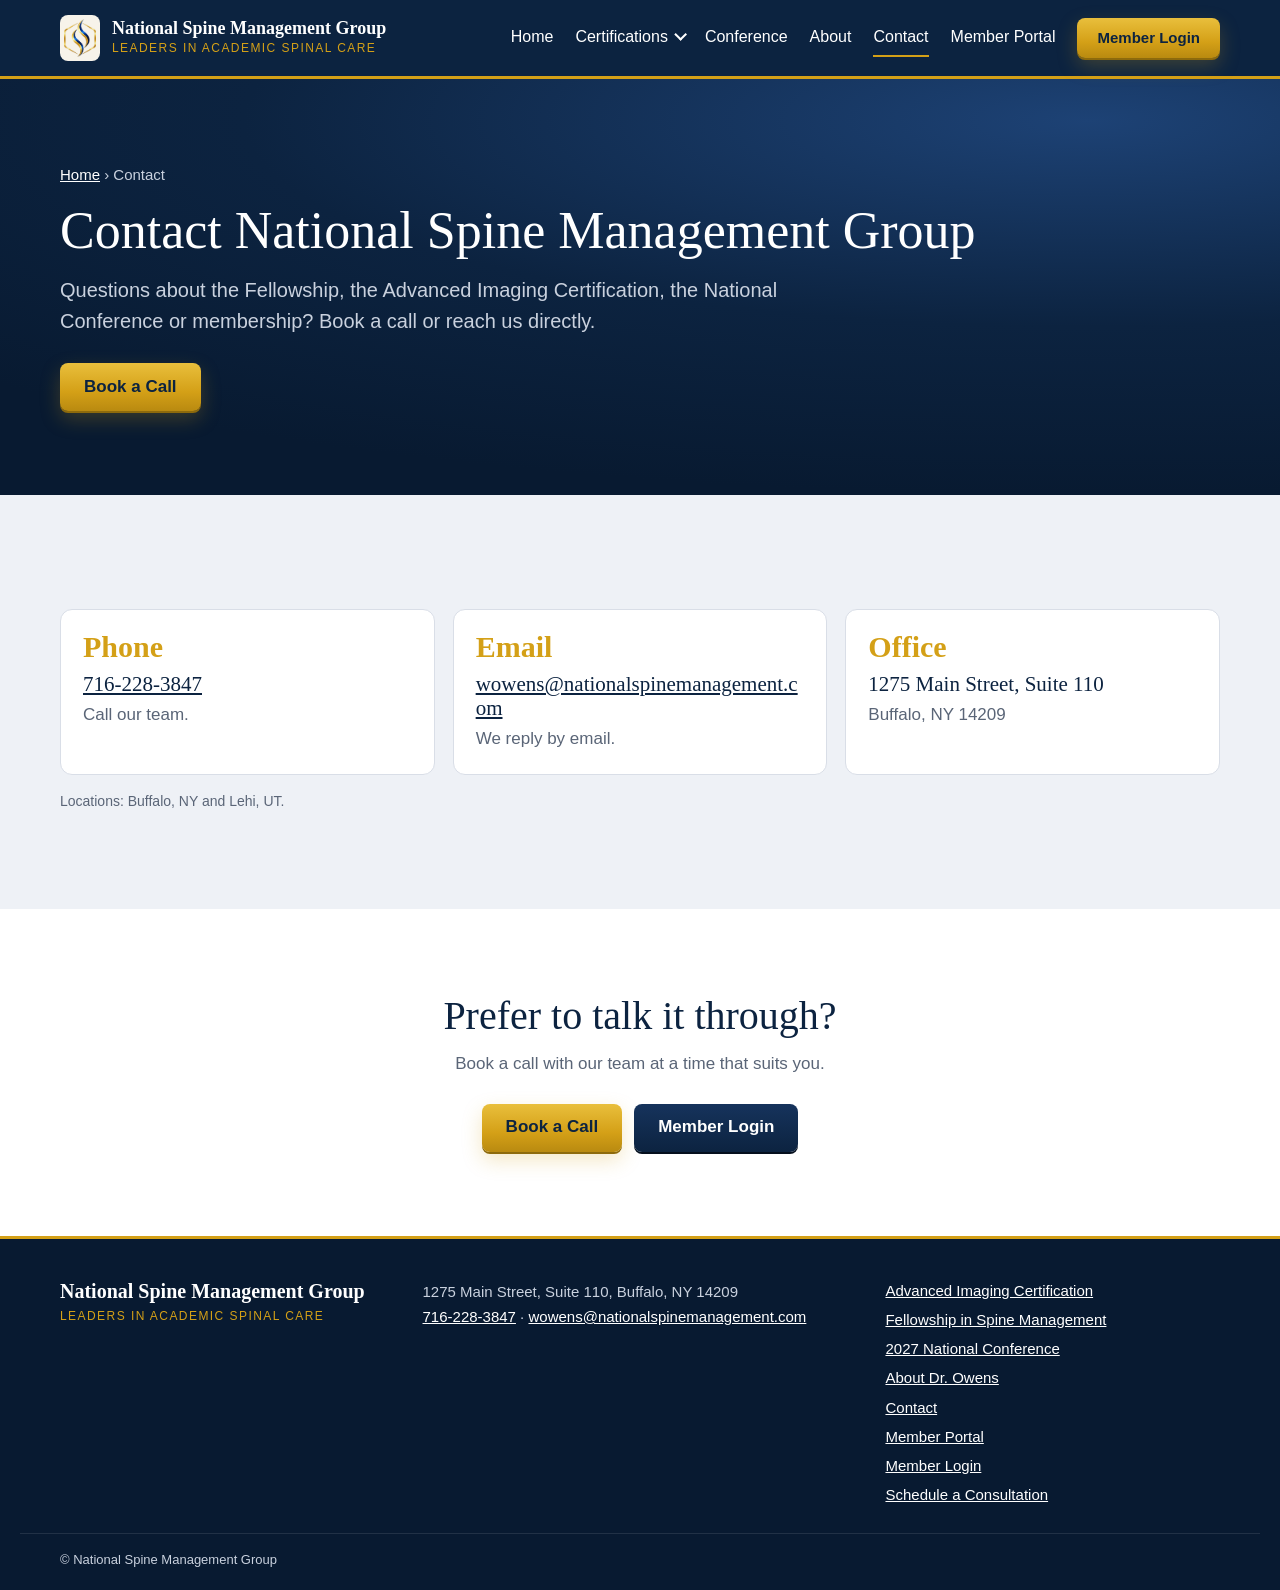
<file: contact/index.html>
<!doctype html>
<html lang="en">
<head>
<meta charset="utf-8">
<meta name="viewport" content="width=device-width, initial-scale=1">
<title>Contact | National Spine Management Group</title>
<meta name="description" content="Contact National Spine Management Group: 1275 Main Street, Suite 110, Buffalo, NY 14209 · 716-228-3847. Offices in Buffalo, NY and Lehi, UT. Book a call with our team.">
<link rel="canonical" href="https://www.nationalspinemanagement.com/contact/">
<meta name="robots" content="index, follow">
<meta property="og:type" content="website">
<meta property="og:site_name" content="National Spine Management Group">
<meta property="og:title" content="Contact | National Spine Management Group">
<meta property="og:description" content="Contact National Spine Management Group: 1275 Main Street, Suite 110, Buffalo, NY 14209 · 716-228-3847. Offices in Buffalo, NY and Lehi, UT. Book a call with our team.">
<meta property="og:url" content="https://www.nationalspinemanagement.com/contact/">
<meta property="og:image" content="https://www.nationalspinemanagement.com/images/share/share-contact.png">
<meta property="og:image:alt" content="Contact | National Spine Management Group">
<meta property="og:image:width" content="1200">
<meta property="og:image:height" content="630">
<meta name="twitter:card" content="summary_large_image">
<link rel="icon" href="../images/nsmg-icon.png">
<link rel="apple-touch-icon" href="../images/nsmg-icon.png">
<link rel="stylesheet" href="../styles.css">
<script>document.documentElement.classList.add('js');</script>
<script type="application/ld+json">
{
 "@context": "https://schema.org",
 "@type": "ContactPage",
 "url": "https://www.nationalspinemanagement.com/contact/",
 "name": "Contact National Spine Management Group",
 "mainEntity": {
  "@type": "EducationalOrganization",
  "@id": "https://www.nationalspinemanagement.com/#organization",
  "name": "National Spine Management Group",
  "url": "https://www.nationalspinemanagement.com/",
  "telephone": "+17162283847",
  "email": "wowens@nationalspinemanagement.com",
  "address": {
   "@type": "PostalAddress",
   "streetAddress": "1275 Main Street, Suite 110",
   "addressLocality": "Buffalo",
   "addressRegion": "NY",
   "postalCode": "14209",
   "addressCountry": "US"
  },
  "contactPoint": {
   "@type": "ContactPoint",
   "telephone": "+17162283847",
   "email": "wowens@nationalspinemanagement.com",
   "contactType": "customer service",
   "areaServed": "US"
  }
 }
}
</script>
<script type="application/ld+json">
{
 "@context": "https://schema.org",
 "@type": "BreadcrumbList",
 "itemListElement": [
  {
   "@type": "ListItem",
   "position": 1,
   "name": "Home",
   "item": "https://www.nationalspinemanagement.com/"
  },
  {
   "@type": "ListItem",
   "position": 2,
   "name": "Contact",
   "item": "https://www.nationalspinemanagement.com/contact/"
  }
 ]
}
</script>
</head>
<body>
<a class="skip" href="#main">Skip to content</a>
<header class="site-header">
 <div class="wrap bar">
  <a class="brand" href="../"><img src="../images/nsmg-logo.png" alt="" width="40" height="48"><span><b>National Spine Management Group</b><small>Leaders in Academic Spinal Care</small></span></a>
  <nav aria-label="Main" class="main-nav">
   <button type="button" class="nav-toggle" aria-expanded="false" aria-controls="nav-links"><span class="nav-toggle-bars" aria-hidden="true"></span><span class="nav-toggle-label">Menu</span></button>
   <div class="nav-links" id="nav-links">
   <a href="../">Home</a>
   <details class="menu">
    <summary>Certifications</summary>
    <div class="menu-list">
     <a href="../advanced-imaging-certification/">Advanced Imaging Certification</a>
     <a href="../fellowship-in-spine-management/">Fellowship in Spine Management</a>
    </div>
   </details>
   <a href="../national-conference/">Conference</a>
   <a href="../about/">About</a>
   <a href="../contact/" aria-current="page">Contact</a>
   <a href="https://nsmg.my.site.com/nsmg/s/">Member Portal</a>
   </div>
   <a class="btn gold sm" href="https://nsmg.my.site.com/nsmg/s/login">Member Login</a>
  </nav>
 </div>
</header>
<main id="main">

<section class="hero band">
 <div class="wrap">
  <nav class="crumb" aria-label="Breadcrumb"><a href="../">Home</a> › Contact</nav>
  <h1>Contact National Spine Management Group</h1>
  <p class="lede">Questions about the Fellowship, the Advanced Imaging Certification, the National Conference or membership? Book a call or reach us directly.</p>
  <div class="btns"><a class="btn gold" href="https://nsmg.my.site.com/schedule/s/flow/CreateAppointment">Book a Call</a></div>
 </div>
</section>

<section class="band tintband">
 <div class="wrap">
  <div class="how">
   <div><b>Phone</b><h3><a href="tel:+17162283847">716-228-3847</a></h3><p>Call our team.</p></div>
   <div><b>Email</b><h3><a href="mailto:wowens@nationalspinemanagement.com">wowens@nationalspinemanagement.com</a></h3><p>We reply by email.</p></div>
   <div><b>Office</b><h3>1275 Main Street, Suite 110</h3><p>Buffalo, NY 14209</p></div>
  </div>
  <p class="note">Locations: Buffalo, NY and Lehi, UT.</p>
 </div>
</section>

<section class="band cta">
 <div class="wrap">
  <h2>Prefer to talk it through?</h2>
  <p>Book a call with our team at a time that suits you.</p>
  <div class="btns center"><a class="btn gold" href="https://nsmg.my.site.com/schedule/s/flow/CreateAppointment">Book a Call</a><a class="btn navy" href="https://nsmg.my.site.com/nsmg/s/login">Member Login</a></div>
 </div>
</section>
</main>
<footer class="site-footer">
 <div class="wrap foot">
  <div>
   <p class="fname">National Spine Management Group</p>
   <p class="ftag">Leaders in Academic Spinal Care</p>
  </div>
  <div>
   <address>1275 Main Street, Suite 110, Buffalo, NY 14209<br>
   <a href="tel:+17162283847">716-228-3847</a> · <a href="mailto:wowens@nationalspinemanagement.com">wowens@nationalspinemanagement.com</a></address>
  </div>
  <nav aria-label="Footer">
   <a href="../advanced-imaging-certification/">Advanced Imaging Certification</a>
   <a href="../fellowship-in-spine-management/">Fellowship in Spine Management</a>
   <a href="../national-conference/">2027 National Conference</a>
   <a href="../about/">About Dr. Owens</a>
   <a href="../contact/">Contact</a>
   <a href="https://nsmg.my.site.com/nsmg/s/">Member Portal</a>
   <a href="https://nsmg.my.site.com/nsmg/s/login">Member Login</a>
   <a href="https://nsmg.my.site.com/schedule/s/flow/CreateAppointment">Schedule a Consultation</a>
  </nav>
 </div>
 <div class="wrap copy">© National Spine Management Group</div>
</footer>
<script>
// Close the Certifications menu when clicking elsewhere or pressing Escape (the menu works without this).
document.addEventListener('click',function(e){document.querySelectorAll('details.menu[open]').forEach(function(d){if(!d.contains(e.target))d.removeAttribute('open');});});
document.addEventListener('keydown',function(e){if(e.key==='Escape')document.querySelectorAll('details.menu[open]').forEach(function(d){d.removeAttribute('open');});});
// Small screens: the Menu button shows and hides the nav links. The links are always in the HTML;
// without JavaScript they are simply shown, and on wide screens the button is hidden.
(function(){
  var nav=document.querySelector('.main-nav'), btn=nav&&nav.querySelector('.nav-toggle');
  if(!btn)return;
  function setOpen(open){nav.classList.toggle('is-open',open);btn.setAttribute('aria-expanded',open?'true':'false');}
  btn.addEventListener('click',function(){setOpen(btn.getAttribute('aria-expanded')!=='true');});
  document.addEventListener('keydown',function(e){if(e.key==='Escape'&&nav.classList.contains('is-open')){setOpen(false);btn.focus();}});
  document.addEventListener('click',function(e){if(nav.classList.contains('is-open')&&!nav.contains(e.target))setOpen(false);});
})();
</script>
</body>
</html>
</file>
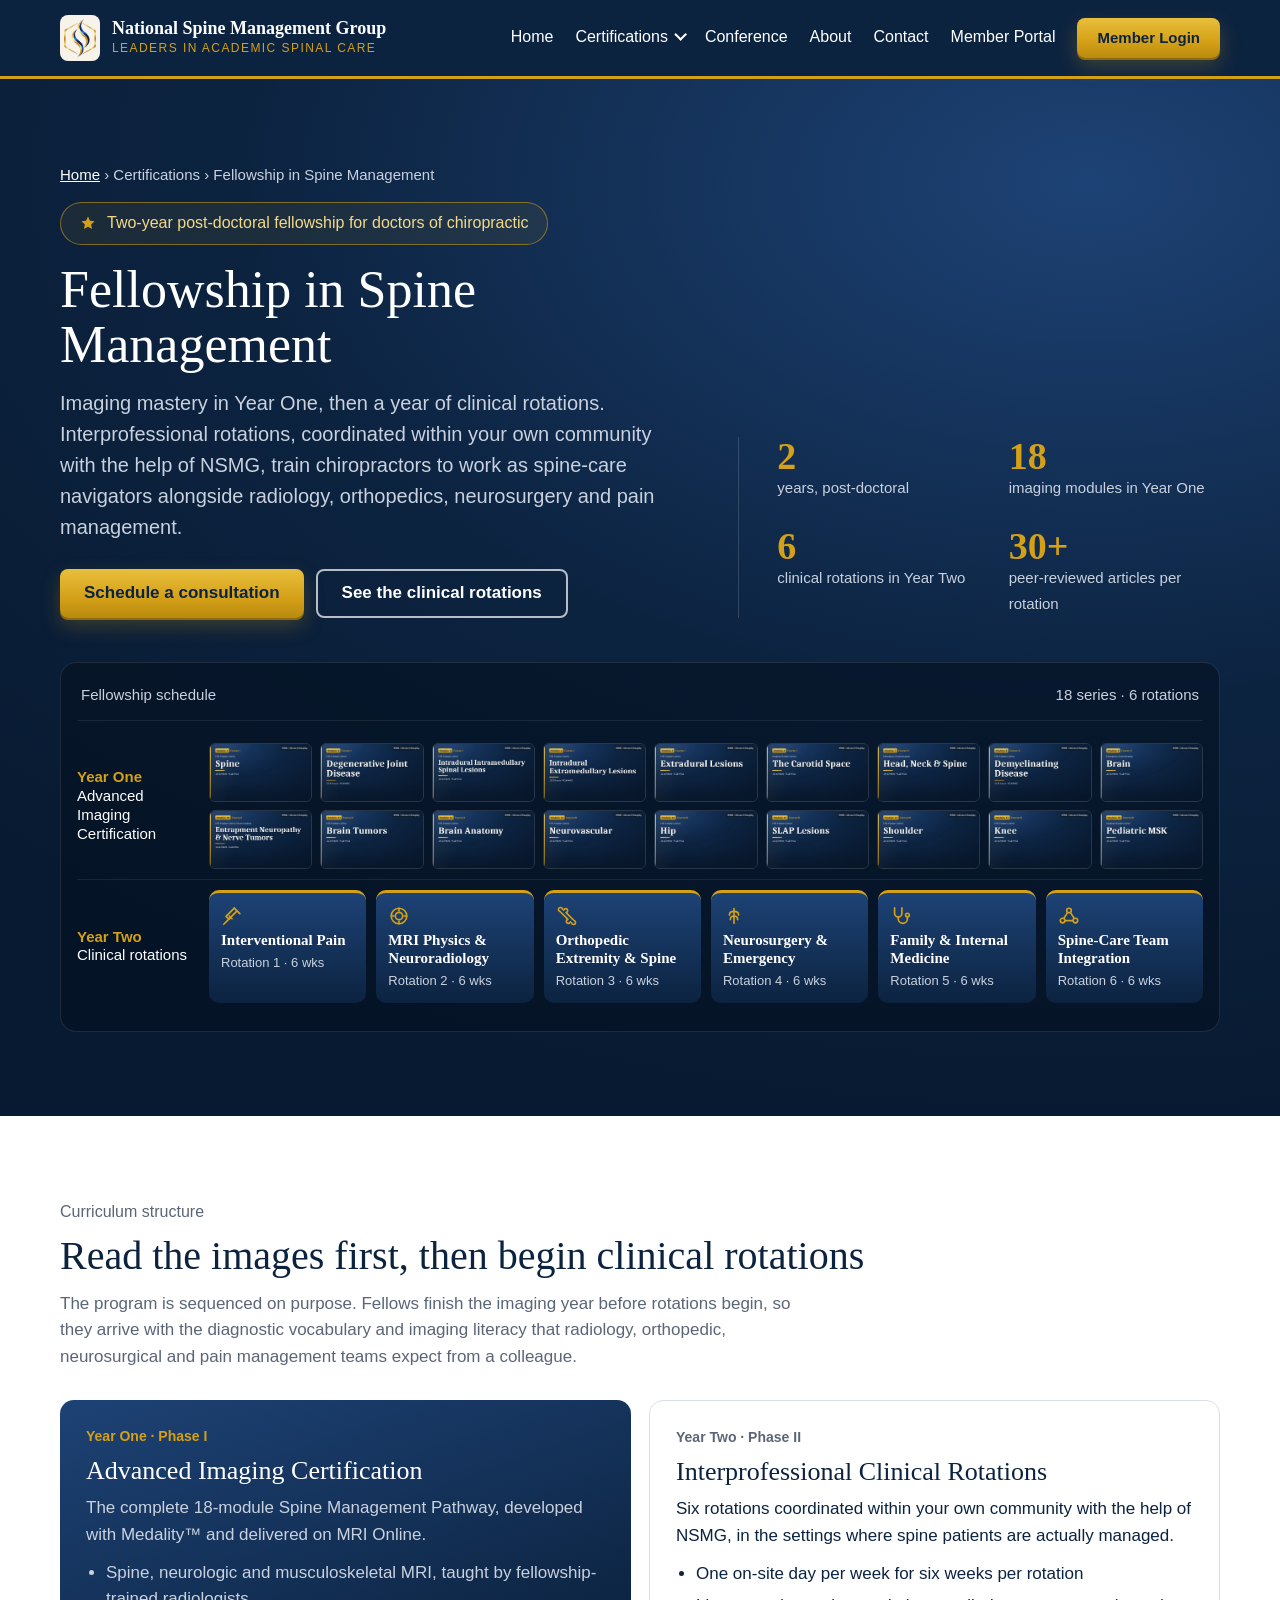
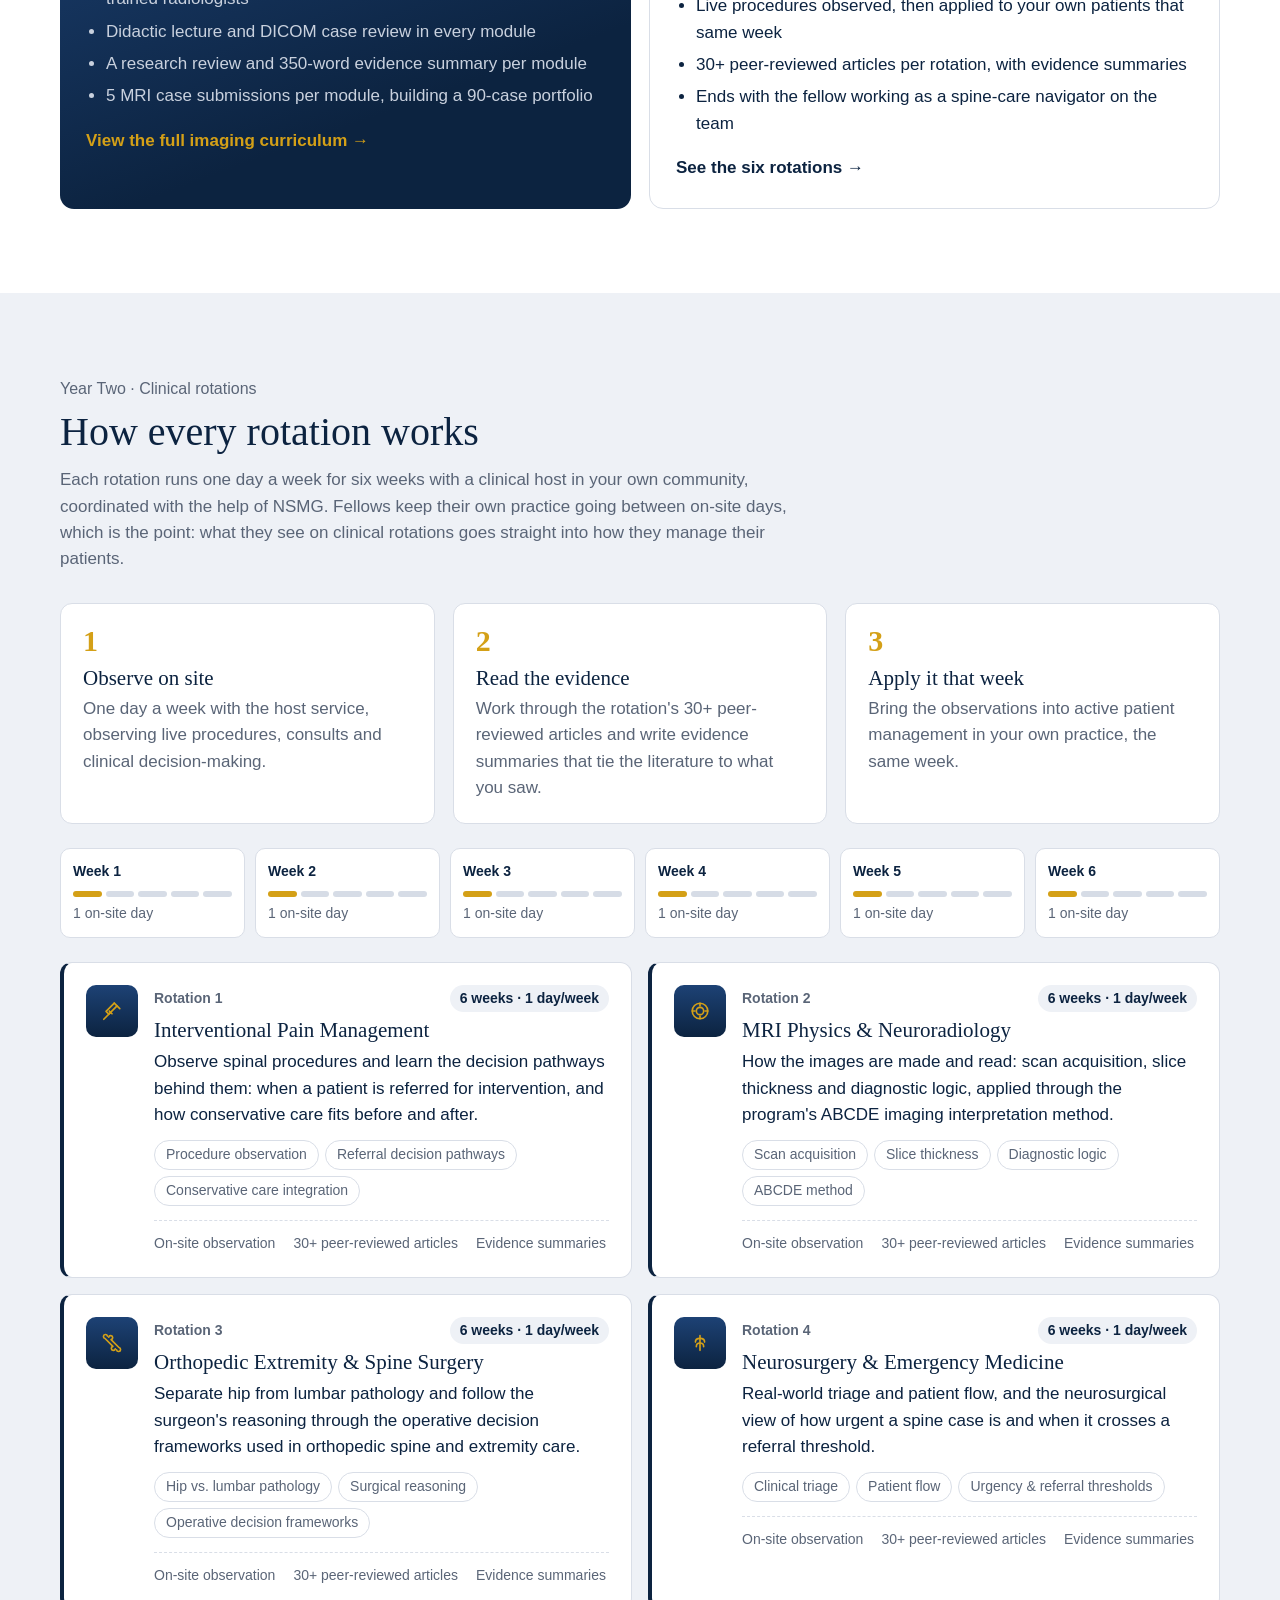
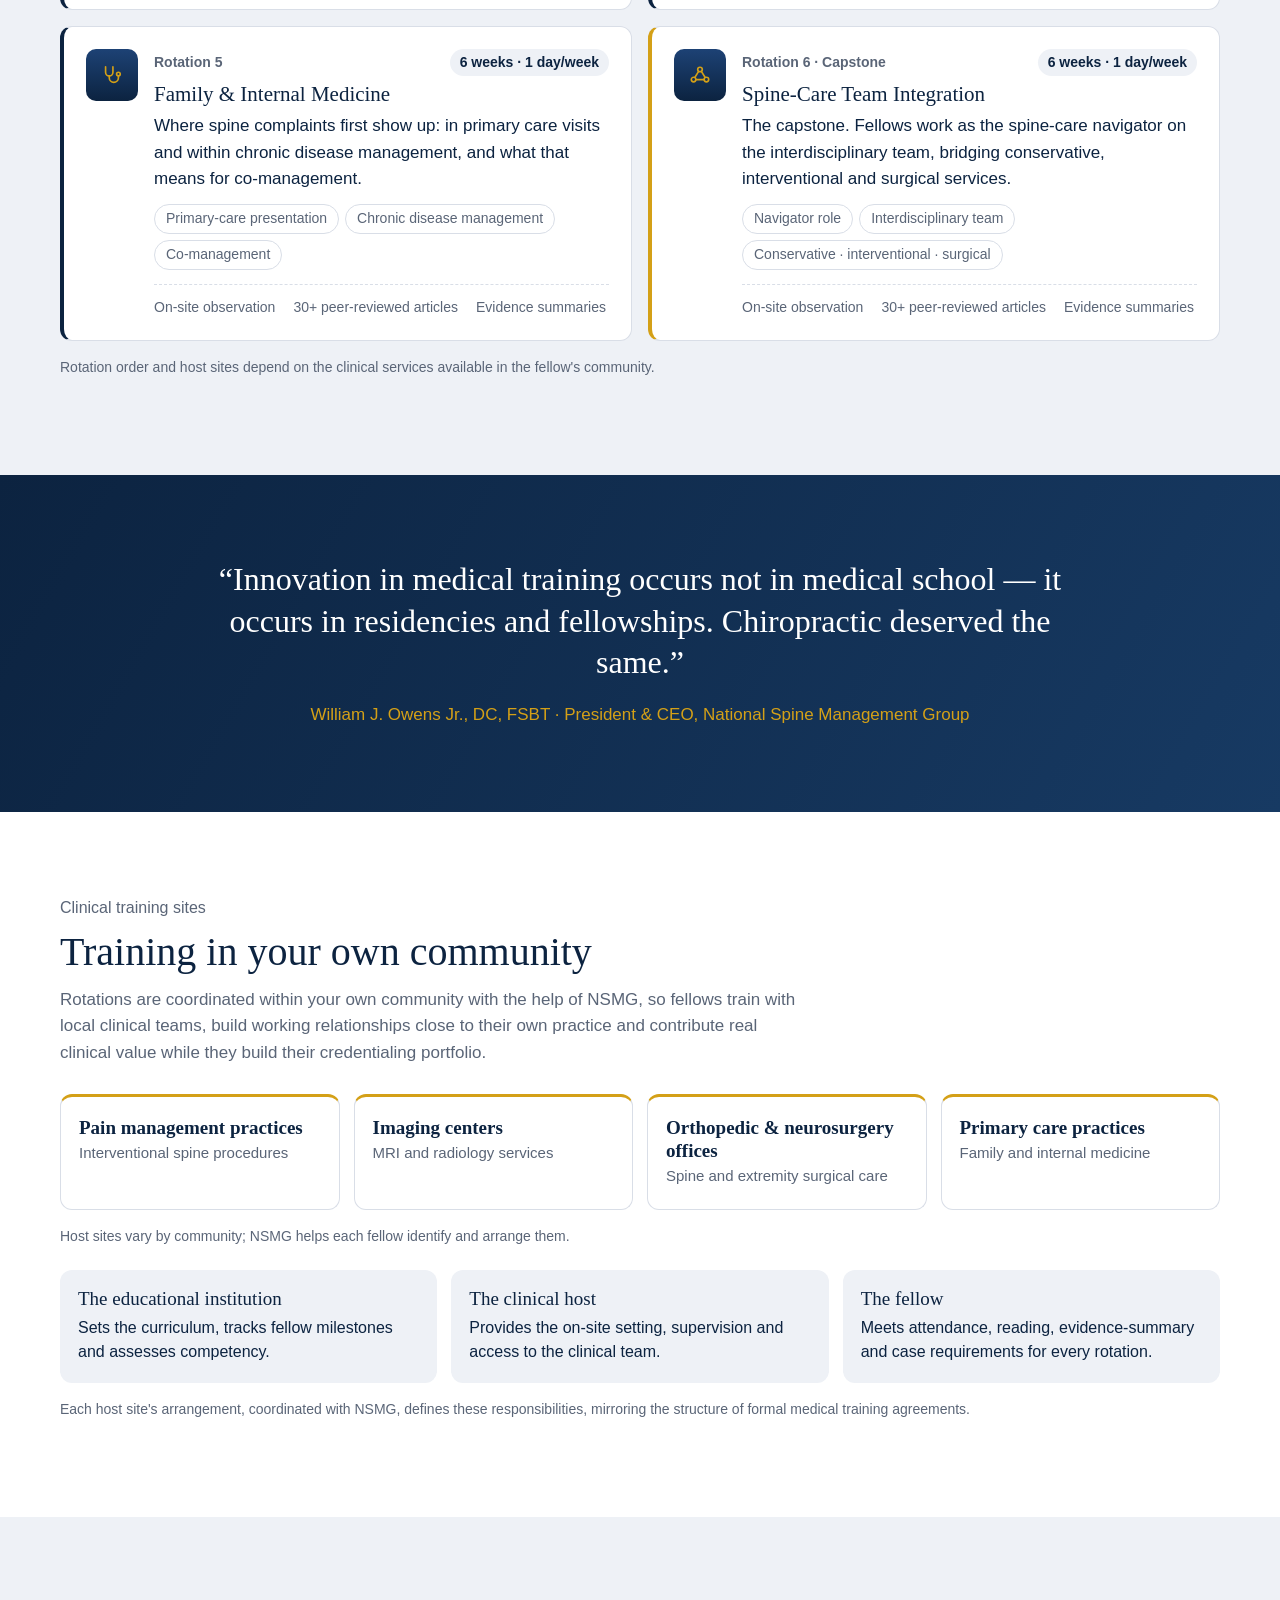
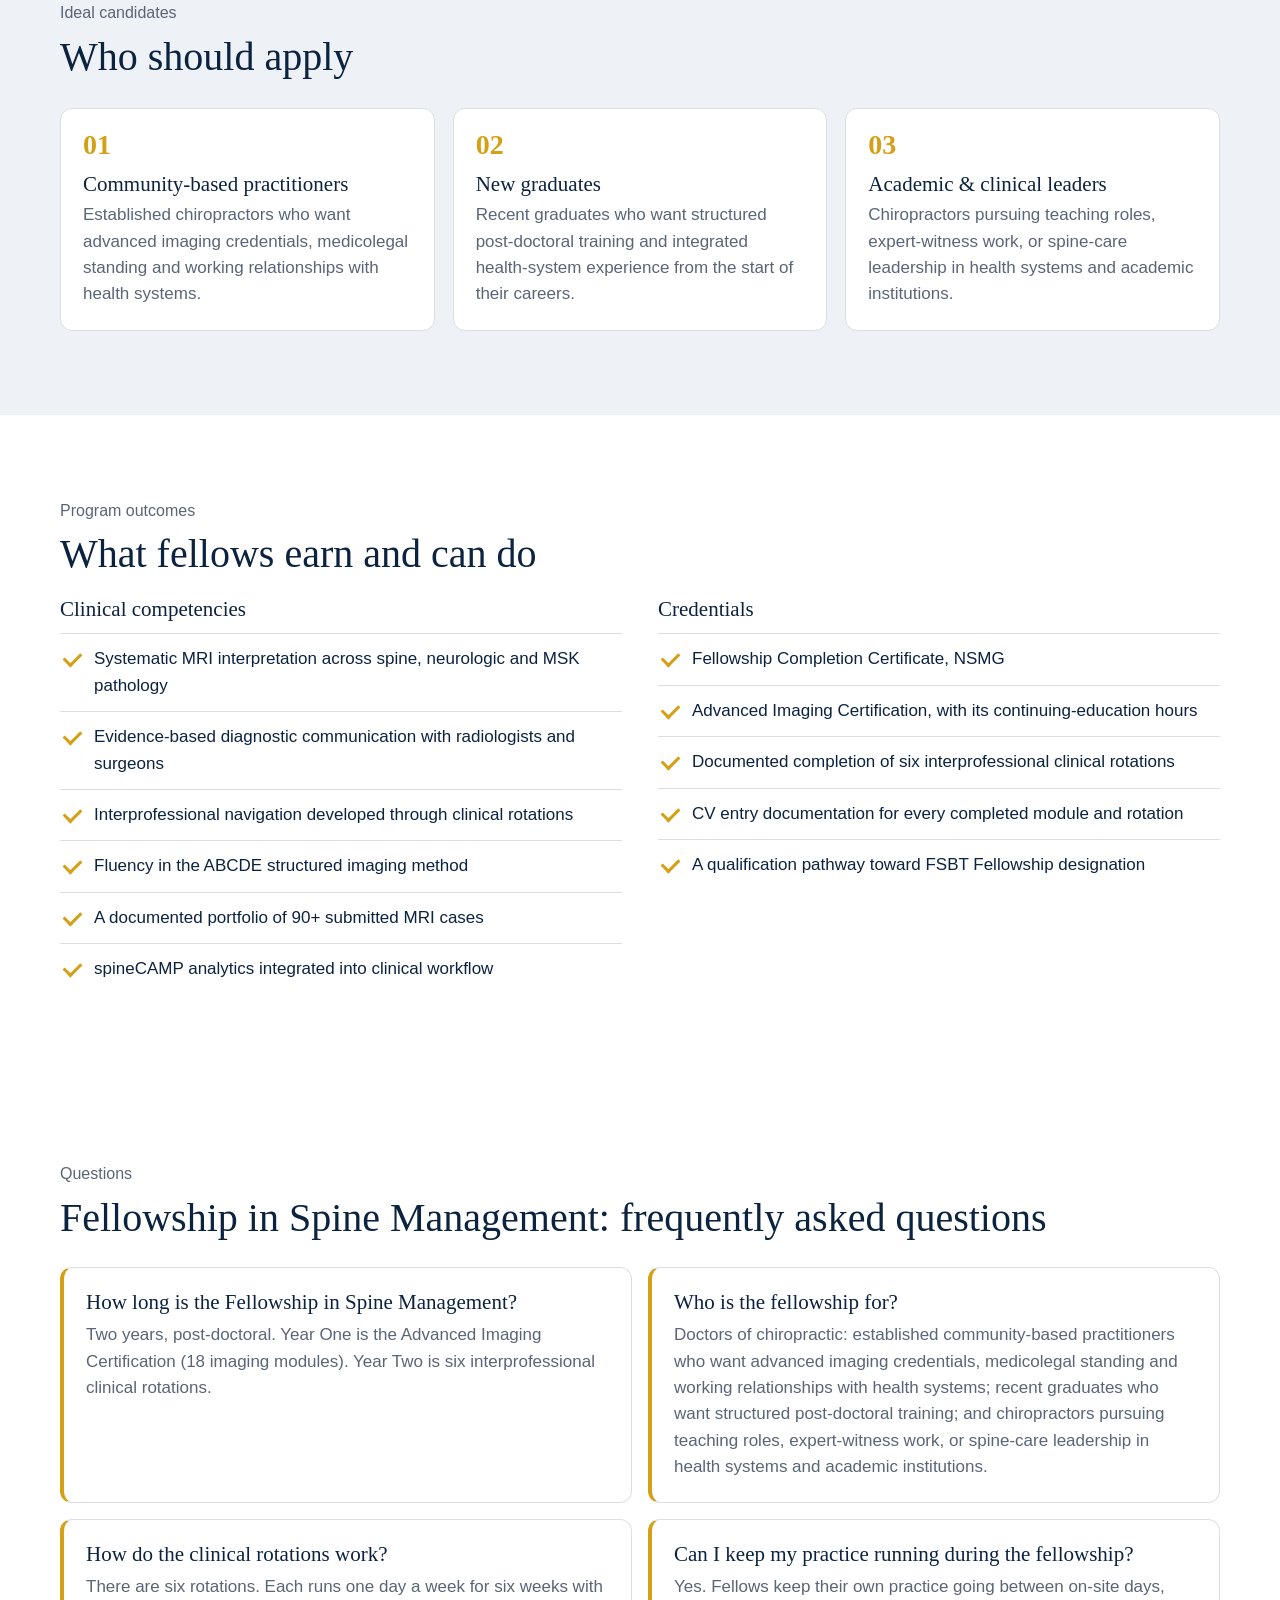
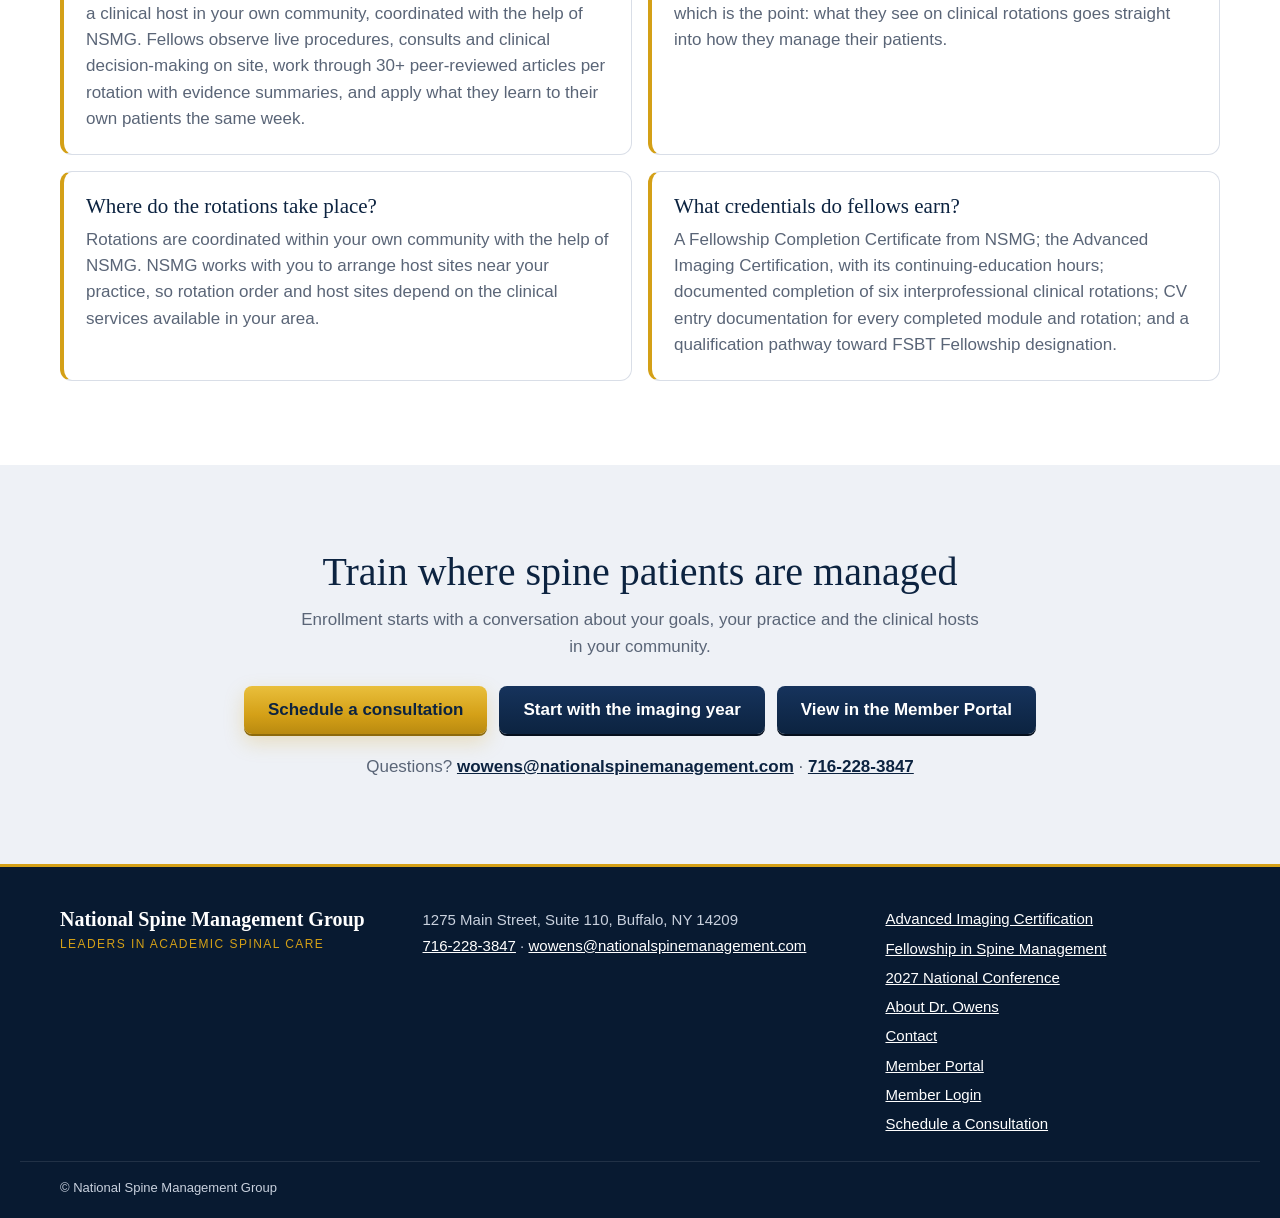
<file: fellowship-in-spine-management/index.html>
<!doctype html>
<html lang="en">
<head>
<meta charset="utf-8">
<meta name="viewport" content="width=device-width, initial-scale=1">
<title>Fellowship in Spine Management | National Spine Management Group</title>
<meta name="description" content="A two-year post-doctoral fellowship for chiropractors: the Advanced Imaging Certification, then clinical rotations coordinated in your own community with NSMG.">
<link rel="canonical" href="https://www.nationalspinemanagement.com/fellowship-in-spine-management/">
<meta name="robots" content="index, follow">
<meta property="og:type" content="website">
<meta property="og:site_name" content="National Spine Management Group">
<meta property="og:title" content="Fellowship in Spine Management | National Spine Management Group">
<meta property="og:description" content="A two-year post-doctoral fellowship for chiropractors: the Advanced Imaging Certification, then clinical rotations coordinated in your own community with NSMG.">
<meta property="og:url" content="https://www.nationalspinemanagement.com/fellowship-in-spine-management/">
<meta property="og:image" content="https://www.nationalspinemanagement.com/images/share/share-fellowship.png">
<meta property="og:image:alt" content="Fellowship in Spine Management | National Spine Management Group">
<meta property="og:image:width" content="1200">
<meta property="og:image:height" content="630">
<meta name="twitter:card" content="summary_large_image">
<link rel="icon" href="../images/nsmg-icon.png">
<link rel="apple-touch-icon" href="../images/nsmg-icon.png">
<link rel="stylesheet" href="../styles.css">
<script>document.documentElement.classList.add('js');</script>
<script type="application/ld+json">
{
 "@context": "https://schema.org",
 "@type": "EducationalOccupationalProgram",
 "@id": "https://www.nationalspinemanagement.com/fellowship-in-spine-management/#program",
 "name": "Fellowship in Spine Management",
 "url": "https://www.nationalspinemanagement.com/fellowship-in-spine-management/",
 "description": "A two-year post-doctoral fellowship for doctors of chiropractic: the Advanced Imaging Certification in Year One, then six interprofessional clinical rotations in Year Two, coordinated within the fellow's own community with the help of NSMG.",
 "provider": {
  "@type": "EducationalOrganization",
  "@id": "https://www.nationalspinemanagement.com/#organization",
  "name": "National Spine Management Group",
  "url": "https://www.nationalspinemanagement.com/"
 },
 "timeToComplete": "P2Y",
 "educationalProgramMode": "Blended",
 "programPrerequisites": "Doctor of chiropractic",
 "occupationalCategory": "Chiropractor",
 "educationalCredentialAwarded": {
  "@type": "EducationalOccupationalCredential",
  "name": "Fellowship Completion Certificate, NSMG",
  "credentialCategory": "Certificate"
 },
 "hasCourse": [
  {
   "@type": "Course",
   "@id": "https://www.nationalspinemanagement.com/advanced-imaging-certification/#course",
   "name": "Advanced Imaging Certification",
   "url": "https://www.nationalspinemanagement.com/advanced-imaging-certification/",
   "description": "Year One: the complete 18-module Spine Management Pathway.",
   "provider": {
    "@type": "EducationalOrganization",
    "@id": "https://www.nationalspinemanagement.com/#organization",
    "name": "National Spine Management Group",
    "url": "https://www.nationalspinemanagement.com/"
   }
  },
  {
   "@type": "Course",
   "name": "Rotation 1: Interventional Pain Management",
   "description": "Observe spinal procedures and learn the decision pathways behind them: when a patient is referred for intervention, and how conservative care fits before and after.",
   "provider": {
    "@type": "EducationalOrganization",
    "@id": "https://www.nationalspinemanagement.com/#organization",
    "name": "National Spine Management Group",
    "url": "https://www.nationalspinemanagement.com/"
   }
  },
  {
   "@type": "Course",
   "name": "Rotation 2: MRI Physics & Neuroradiology",
   "description": "How the images are made and read: scan acquisition, slice thickness and diagnostic logic, applied through the program's ABCDE imaging interpretation method.",
   "provider": {
    "@type": "EducationalOrganization",
    "@id": "https://www.nationalspinemanagement.com/#organization",
    "name": "National Spine Management Group",
    "url": "https://www.nationalspinemanagement.com/"
   }
  },
  {
   "@type": "Course",
   "name": "Rotation 3: Orthopedic Extremity & Spine Surgery",
   "description": "Separate hip from lumbar pathology and follow the surgeon's reasoning through the operative decision frameworks used in orthopedic spine and extremity care.",
   "provider": {
    "@type": "EducationalOrganization",
    "@id": "https://www.nationalspinemanagement.com/#organization",
    "name": "National Spine Management Group",
    "url": "https://www.nationalspinemanagement.com/"
   }
  },
  {
   "@type": "Course",
   "name": "Rotation 4: Neurosurgery & Emergency Medicine",
   "description": "Real-world triage and patient flow, and the neurosurgical view of how urgent a spine case is and when it crosses a referral threshold.",
   "provider": {
    "@type": "EducationalOrganization",
    "@id": "https://www.nationalspinemanagement.com/#organization",
    "name": "National Spine Management Group",
    "url": "https://www.nationalspinemanagement.com/"
   }
  },
  {
   "@type": "Course",
   "name": "Rotation 5: Family & Internal Medicine",
   "description": "Where spine complaints first show up: in primary care visits and within chronic disease management, and what that means for co-management.",
   "provider": {
    "@type": "EducationalOrganization",
    "@id": "https://www.nationalspinemanagement.com/#organization",
    "name": "National Spine Management Group",
    "url": "https://www.nationalspinemanagement.com/"
   }
  },
  {
   "@type": "Course",
   "name": "Rotation 6: Spine-Care Team Integration",
   "description": "The capstone. Fellows work as the spine-care navigator on the interdisciplinary team, bridging conservative, interventional and surgical services.",
   "provider": {
    "@type": "EducationalOrganization",
    "@id": "https://www.nationalspinemanagement.com/#organization",
    "name": "National Spine Management Group",
    "url": "https://www.nationalspinemanagement.com/"
   }
  }
 ]
}
</script>
<script type="application/ld+json">
{
 "@context": "https://schema.org",
 "@type": "FAQPage",
 "mainEntity": [
  {
   "@type": "Question",
   "name": "How long is the Fellowship in Spine Management?",
   "acceptedAnswer": {
    "@type": "Answer",
    "text": "Two years, post-doctoral. Year One is the Advanced Imaging Certification (18 imaging modules). Year Two is six interprofessional clinical rotations."
   }
  },
  {
   "@type": "Question",
   "name": "Who is the fellowship for?",
   "acceptedAnswer": {
    "@type": "Answer",
    "text": "Doctors of chiropractic: established community-based practitioners who want advanced imaging credentials, medicolegal standing and working relationships with health systems; recent graduates who want structured post-doctoral training; and chiropractors pursuing teaching roles, expert-witness work, or spine-care leadership in health systems and academic institutions."
   }
  },
  {
   "@type": "Question",
   "name": "How do the clinical rotations work?",
   "acceptedAnswer": {
    "@type": "Answer",
    "text": "There are six rotations. Each runs one day a week for six weeks with a clinical host in your own community, coordinated with the help of NSMG. Fellows observe live procedures, consults and clinical decision-making on site, work through 30+ peer-reviewed articles per rotation with evidence summaries, and apply what they learn to their own patients the same week."
   }
  },
  {
   "@type": "Question",
   "name": "Can I keep my practice running during the fellowship?",
   "acceptedAnswer": {
    "@type": "Answer",
    "text": "Yes. Fellows keep their own practice going between on-site days, which is the point: what they see on clinical rotations goes straight into how they manage their patients."
   }
  },
  {
   "@type": "Question",
   "name": "Where do the rotations take place?",
   "acceptedAnswer": {
    "@type": "Answer",
    "text": "Rotations are coordinated within your own community with the help of NSMG. NSMG works with you to arrange host sites near your practice, so rotation order and host sites depend on the clinical services available in your area."
   }
  },
  {
   "@type": "Question",
   "name": "What credentials do fellows earn?",
   "acceptedAnswer": {
    "@type": "Answer",
    "text": "A Fellowship Completion Certificate from NSMG; the Advanced Imaging Certification, with its continuing-education hours; documented completion of six interprofessional clinical rotations; CV entry documentation for every completed module and rotation; and a qualification pathway toward FSBT Fellowship designation."
   }
  }
 ]
}
</script>
<script type="application/ld+json">
{
 "@context": "https://schema.org",
 "@type": "BreadcrumbList",
 "itemListElement": [
  {
   "@type": "ListItem",
   "position": 1,
   "name": "Home",
   "item": "https://www.nationalspinemanagement.com/"
  },
  {
   "@type": "ListItem",
   "position": 2,
   "name": "Fellowship in Spine Management",
   "item": "https://www.nationalspinemanagement.com/fellowship-in-spine-management/"
  }
 ]
}
</script>
</head>
<body>
<a class="skip" href="#main">Skip to content</a>
<header class="site-header">
 <div class="wrap bar">
  <a class="brand" href="../"><img src="../images/nsmg-logo.png" alt="" width="40" height="48"><span><b>National Spine Management Group</b><small>Leaders in Academic Spinal Care</small></span></a>
  <nav aria-label="Main" class="main-nav">
   <button type="button" class="nav-toggle" aria-expanded="false" aria-controls="nav-links"><span class="nav-toggle-bars" aria-hidden="true"></span><span class="nav-toggle-label">Menu</span></button>
   <div class="nav-links" id="nav-links">
   <a href="../">Home</a>
   <details class="menu">
    <summary>Certifications</summary>
    <div class="menu-list">
     <a href="../advanced-imaging-certification/">Advanced Imaging Certification</a>
     <a href="../fellowship-in-spine-management/" aria-current="page">Fellowship in Spine Management</a>
    </div>
   </details>
   <a href="../national-conference/">Conference</a>
   <a href="../about/">About</a>
   <a href="../contact/">Contact</a>
   <a href="https://nsmg.my.site.com/nsmg/s/">Member Portal</a>
   </div>
   <a class="btn gold sm" href="https://nsmg.my.site.com/nsmg/s/login">Member Login</a>
  </nav>
 </div>
</header>
<main id="main">

<section class="hero band">
 <div class="wrap">
  <div class="herotext">
   <div>
    <nav class="crumb" aria-label="Breadcrumb"><a href="../">Home</a> › Certifications › Fellowship in Spine Management</nav>
    <div class="pace"><svg width="18" height="18" viewBox="0 0 24 24" aria-hidden="true"><path d="M12 2l2.6 5.6 6.1.7-4.5 4.2 1.2 6L12 15.6 6.6 18.5l1.2-6L3.3 8.3l6.1-.7z" fill="#D4A017"/></svg> Two-year post-doctoral fellowship for doctors of chiropractic</div>
    <h1>Fellowship in Spine Management</h1>
    <p class="lede">Imaging mastery in Year One, then a year of clinical rotations. Interprofessional rotations, coordinated within your own community with the help of NSMG, train chiropractors to work as spine-care navigators alongside radiology, orthopedics, neurosurgery and pain management.</p>
    <div class="btns"><a class="btn gold" href="https://nsmg.my.site.com/schedule/s/flow/CreateAppointment">Schedule a consultation</a><a class="btn ghost" href="#rotations">See the clinical rotations</a></div>
   </div>
   <div class="stats"><div><b>2</b><span>years, post-doctoral</span></div><div><b>18</b><span>imaging modules in Year One</span></div><div><b>6</b><span>clinical rotations in Year Two</span></div><div><b>30+</b><span>peer-reviewed articles per rotation</span></div></div>
  </div>
  <div class="viewer" aria-label="The two-year program: 18 imaging modules, then six clinical rotations">
   <div class="vbar"><span>Fellowship schedule</span><span>18 series · 6 rotations</span></div>
   <div class="yr"><em><b>Year One</b>Advanced Imaging Certification</em><div class="thumbs"><a class="tile" href="../advanced-imaging-certification/#m1" title="Module 1: Spine"><img src="../images/modules/AIC_Module_01.jpg" alt="Module 1: Spine" width="320" height="180" loading="lazy"></a><a class="tile" href="../advanced-imaging-certification/#m2" title="Module 2: Degenerative Joint Disease"><img src="../images/modules/AIC_Module_02.jpg" alt="Module 2: Degenerative Joint Disease" width="320" height="180" loading="lazy"></a><a class="tile" href="../advanced-imaging-certification/#m3" title="Module 3: Intradural Intramedullary Lesions"><img src="../images/modules/AIC_Module_03.jpg" alt="Module 3: Intradural Intramedullary Lesions" width="320" height="180" loading="lazy"></a><a class="tile" href="../advanced-imaging-certification/#m4" title="Module 4: Intradural Extramedullary Lesions"><img src="../images/modules/AIC_Module_04.jpg" alt="Module 4: Intradural Extramedullary Lesions" width="320" height="180" loading="lazy"></a><a class="tile" href="../advanced-imaging-certification/#m5" title="Module 5: Extradural Lesions"><img src="../images/modules/AIC_Module_05.jpg" alt="Module 5: Extradural Lesions" width="320" height="180" loading="lazy"></a><a class="tile" href="../advanced-imaging-certification/#m6" title="Module 6: The Carotid Space"><img src="../images/modules/AIC_Module_06.jpg" alt="Module 6: The Carotid Space" width="320" height="180" loading="lazy"></a><a class="tile" href="../advanced-imaging-certification/#m7" title="Module 7: Emergency Neuroimaging: Head, Neck &amp; Spine"><img src="../images/modules/AIC_Module_07.jpg" alt="Module 7: Emergency Neuroimaging: Head, Neck &amp; Spine" width="320" height="180" loading="lazy"></a><a class="tile" href="../advanced-imaging-certification/#m8" title="Module 8: Demyelinating Disease"><img src="../images/modules/AIC_Module_08.jpg" alt="Module 8: Demyelinating Disease" width="320" height="180" loading="lazy"></a><a class="tile" href="../advanced-imaging-certification/#m9" title="Module 9: Emergency Neuroimaging: Brain"><img src="../images/modules/AIC_Module_09.jpg" alt="Module 9: Emergency Neuroimaging: Brain" width="320" height="180" loading="lazy"></a><a class="tile" href="../advanced-imaging-certification/#m10" title="Module 10: Nerve Imaging"><img src="../images/modules/AIC_Module_10.jpg" alt="Module 10: Nerve Imaging" width="320" height="180" loading="lazy"></a><a class="tile" href="../advanced-imaging-certification/#m11" title="Module 11: Brain Tumors"><img src="../images/modules/AIC_Module_11.jpg" alt="Module 11: Brain Tumors" width="320" height="180" loading="lazy"></a><a class="tile" href="../advanced-imaging-certification/#m12" title="Module 12: Brain Anatomy"><img src="../images/modules/AIC_Module_12.jpg" alt="Module 12: Brain Anatomy" width="320" height="180" loading="lazy"></a><a class="tile" href="../advanced-imaging-certification/#m13" title="Module 13: Neurovascular"><img src="../images/modules/AIC_Module_13.jpg" alt="Module 13: Neurovascular" width="320" height="180" loading="lazy"></a><a class="tile" href="../advanced-imaging-certification/#m14" title="Module 14: Hip"><img src="../images/modules/AIC_Module_14.jpg" alt="Module 14: Hip" width="320" height="180" loading="lazy"></a><a class="tile" href="../advanced-imaging-certification/#m15" title="Module 15: SLAP Lesions"><img src="../images/modules/AIC_Module_15.jpg" alt="Module 15: SLAP Lesions" width="320" height="180" loading="lazy"></a><a class="tile" href="../advanced-imaging-certification/#m16" title="Module 16: Shoulder"><img src="../images/modules/AIC_Module_16.jpg" alt="Module 16: Shoulder" width="320" height="180" loading="lazy"></a><a class="tile" href="../advanced-imaging-certification/#m17" title="Module 17: Knee"><img src="../images/modules/AIC_Module_17.jpg" alt="Module 17: Knee" width="320" height="180" loading="lazy"></a><a class="tile" href="../advanced-imaging-certification/#m18" title="Module 18: Pediatric MSK"><img src="../images/modules/AIC_Module_18.jpg" alt="Module 18: Pediatric MSK" width="320" height="180" loading="lazy"></a></div></div>
   <div class="yr"><em><b>Year Two</b>Clinical rotations</em><div class="rots"><a class="rtile" href="#r1"><svg viewBox="0 0 24 24" aria-hidden="true"><path d="M3 21l7-7"/><path d="M14.5 3.5l6 6"/><path d="M17.5 6.5l-9 9-3-3 9-9"/><path d="M9 12l3 3"/></svg><strong>Interventional Pain</strong><small>Rotation 1 · 6 wks</small></a><a class="rtile" href="#r2"><svg viewBox="0 0 24 24" aria-hidden="true"><path d="M3.5 12a8.5 8.5 0 1 0 17 0a8.5 8.5 0 1 0 -17 0"/><path d="M8 12a4 4 0 1 0 8 0a4 4 0 1 0 -8 0"/><path d="M12 3.5v3M12 17.5v3M3.5 12h3M17.5 12h3"/></svg><strong>MRI Physics &amp; Neuroradiology</strong><small>Rotation 2 · 6 wks</small></a><a class="rtile" href="#r3"><svg viewBox="0 0 24 24" aria-hidden="true"><path d="M7 4.5a2.2 2.2 0 1 0-2.6 2.6L13 15.7a2.2 2.2 0 1 0 2.6 2.6"/><path d="M17 19.5a2.2 2.2 0 1 0 2.6-2.6L11 8.3a2.2 2.2 0 1 0-2.6-2.6"/></svg><strong>Orthopedic Extremity &amp; Spine</strong><small>Rotation 3 · 6 wks</small></a><a class="rtile" href="#r4"><svg viewBox="0 0 24 24" aria-hidden="true"><path d="M12 4v16"/><path d="M12 7c-3 0-5 1.5-5 4"/><path d="M12 7c3 0 5 1.5 5 4"/><path d="M12 12c-2.5 0-4 1.5-4 4"/><path d="M12 12c2.5 0 4 1.5 4 4"/></svg><strong>Neurosurgery &amp; Emergency</strong><small>Rotation 4 · 6 wks</small></a><a class="rtile" href="#r5"><svg viewBox="0 0 24 24" aria-hidden="true"><path d="M5 3v6a4 4 0 0 0 8 0V3"/><path d="M9 13v2a5 5 0 0 0 10 0v-2"/><path d="M17 11a2 2 0 1 0 4 0a2 2 0 1 0 -4 0"/></svg><strong>Family &amp; Internal Medicine</strong><small>Rotation 5 · 6 wks</small></a><a class="rtile" href="#r6"><svg viewBox="0 0 24 24" aria-hidden="true"><path d="M9.5 6a2.5 2.5 0 1 0 5 0a2.5 2.5 0 1 0 -5 0"/><path d="M2.5 17a2.5 2.5 0 1 0 5 0a2.5 2.5 0 1 0 -5 0"/><path d="M16.5 17a2.5 2.5 0 1 0 5 0a2.5 2.5 0 1 0 -5 0"/><path d="M10.5 8l-4 6.5M13.5 8l4 6.5M7.5 17h9"/></svg><strong>Spine-Care Team Integration</strong><small>Rotation 6 · 6 wks</small></a></div></div>
  </div>
 </div>
</section>

<section class="band">
 <div class="wrap">
  <p class="eyebrow">Curriculum structure</p>
  <h2>Read the images first, then begin clinical rotations</h2>
  <p class="sub">The program is sequenced on purpose. Fellows finish the imaging year before rotations begin, so they arrive with the diagnostic vocabulary and imaging literacy that radiology, orthopedic, neurosurgical and pain management teams expect from a colleague.</p>
  <div class="phases">
   <div class="phasecard y1"><div class="tag">Year One · Phase I</div><h3>Advanced Imaging Certification</h3><p>The complete 18-module Spine Management Pathway, developed with Medality™ and delivered on MRI Online.</p>
    <ul><li>Spine, neurologic and musculoskeletal MRI, taught by fellowship-trained radiologists</li><li>Didactic lecture and DICOM case review in every module</li><li>A research review and 350-word evidence summary per module</li><li>5 MRI case submissions per module, building a 90-case portfolio</li></ul>
    <a class="arrowlink" href="../advanced-imaging-certification/">View the full imaging curriculum →</a></div>
   <div class="phasecard"><div class="tag">Year Two · Phase II</div><h3>Interprofessional Clinical Rotations</h3><p>Six rotations coordinated within your own community with the help of NSMG, in the settings where spine patients are actually managed.</p>
    <ul><li>One on-site day per week for six weeks per rotation</li><li>Live procedures observed, then applied to your own patients that same week</li><li>30+ peer-reviewed articles per rotation, with evidence summaries</li><li>Ends with the fellow working as a spine-care navigator on the team</li></ul>
    <a class="arrowlink dark" href="#rotations">See the six rotations →</a></div>
  </div>
 </div>
</section>

<section class="band tintband" id="rotations">
 <div class="wrap">
  <p class="eyebrow">Year Two · Clinical rotations</p>
  <h2>How every rotation works</h2>
  <p class="sub">Each rotation runs one day a week for six weeks with a clinical host in your own community, coordinated with the help of NSMG. Fellows keep their own practice going between on-site days, which is the point: what they see on clinical rotations goes straight into how they manage their patients.</p>
  <div class="how">
   <div><b>1</b><h3>Observe on site</h3><p>One day a week with the host service, observing live procedures, consults and clinical decision-making.</p></div>
   <div><b>2</b><h3>Read the evidence</h3><p>Work through the rotation's 30+ peer-reviewed articles and write evidence summaries that tie the literature to what you saw.</p></div>
   <div><b>3</b><h3>Apply it that week</h3><p>Bring the observations into active patient management in your own practice, the same week.</p></div>
  </div>
  <div class="weeks" aria-label="Six-week rotation cadence: one on-site day each week"><div class="wk"><b>Week 1</b><div class="days" aria-hidden="true"><i class="on"></i><i></i><i></i><i></i><i></i></div><span>1 on-site day</span></div><div class="wk"><b>Week 2</b><div class="days" aria-hidden="true"><i class="on"></i><i></i><i></i><i></i><i></i></div><span>1 on-site day</span></div><div class="wk"><b>Week 3</b><div class="days" aria-hidden="true"><i class="on"></i><i></i><i></i><i></i><i></i></div><span>1 on-site day</span></div><div class="wk"><b>Week 4</b><div class="days" aria-hidden="true"><i class="on"></i><i></i><i></i><i></i><i></i></div><span>1 on-site day</span></div><div class="wk"><b>Week 5</b><div class="days" aria-hidden="true"><i class="on"></i><i></i><i></i><i></i><i></i></div><span>1 on-site day</span></div><div class="wk"><b>Week 6</b><div class="days" aria-hidden="true"><i class="on"></i><i></i><i></i><i></i><i></i></div><span>1 on-site day</span></div></div>
  <div class="rotlist"><article class="rot" id="r1"><div class="ic"><svg viewBox="0 0 24 24" aria-hidden="true"><path d="M3 21l7-7"/><path d="M14.5 3.5l6 6"/><path d="M17.5 6.5l-9 9-3-3 9-9"/><path d="M9 12l3 3"/></svg></div><div><div class="top"><span class="mn">Rotation 1</span><span class="mh">6 weeks · 1 day/week</span></div><h4>Interventional Pain Management</h4><p>Observe spinal procedures and learn the decision pathways behind them: when a patient is referred for intervention, and how conservative care fits before and after.</p><ul class="chips"><li>Procedure observation</li><li>Referral decision pathways</li><li>Conservative care integration</li></ul><div class="req"><span>On-site observation</span><span>30+ peer-reviewed articles</span><span>Evidence summaries</span></div></div></article><article class="rot" id="r2"><div class="ic"><svg viewBox="0 0 24 24" aria-hidden="true"><path d="M3.5 12a8.5 8.5 0 1 0 17 0a8.5 8.5 0 1 0 -17 0"/><path d="M8 12a4 4 0 1 0 8 0a4 4 0 1 0 -8 0"/><path d="M12 3.5v3M12 17.5v3M3.5 12h3M17.5 12h3"/></svg></div><div><div class="top"><span class="mn">Rotation 2</span><span class="mh">6 weeks · 1 day/week</span></div><h4>MRI Physics &amp; Neuroradiology</h4><p>How the images are made and read: scan acquisition, slice thickness and diagnostic logic, applied through the program&#x27;s ABCDE imaging interpretation method.</p><ul class="chips"><li>Scan acquisition</li><li>Slice thickness</li><li>Diagnostic logic</li><li>ABCDE method</li></ul><div class="req"><span>On-site observation</span><span>30+ peer-reviewed articles</span><span>Evidence summaries</span></div></div></article><article class="rot" id="r3"><div class="ic"><svg viewBox="0 0 24 24" aria-hidden="true"><path d="M7 4.5a2.2 2.2 0 1 0-2.6 2.6L13 15.7a2.2 2.2 0 1 0 2.6 2.6"/><path d="M17 19.5a2.2 2.2 0 1 0 2.6-2.6L11 8.3a2.2 2.2 0 1 0-2.6-2.6"/></svg></div><div><div class="top"><span class="mn">Rotation 3</span><span class="mh">6 weeks · 1 day/week</span></div><h4>Orthopedic Extremity &amp; Spine Surgery</h4><p>Separate hip from lumbar pathology and follow the surgeon&#x27;s reasoning through the operative decision frameworks used in orthopedic spine and extremity care.</p><ul class="chips"><li>Hip vs. lumbar pathology</li><li>Surgical reasoning</li><li>Operative decision frameworks</li></ul><div class="req"><span>On-site observation</span><span>30+ peer-reviewed articles</span><span>Evidence summaries</span></div></div></article><article class="rot" id="r4"><div class="ic"><svg viewBox="0 0 24 24" aria-hidden="true"><path d="M12 4v16"/><path d="M12 7c-3 0-5 1.5-5 4"/><path d="M12 7c3 0 5 1.5 5 4"/><path d="M12 12c-2.5 0-4 1.5-4 4"/><path d="M12 12c2.5 0 4 1.5 4 4"/></svg></div><div><div class="top"><span class="mn">Rotation 4</span><span class="mh">6 weeks · 1 day/week</span></div><h4>Neurosurgery &amp; Emergency Medicine</h4><p>Real-world triage and patient flow, and the neurosurgical view of how urgent a spine case is and when it crosses a referral threshold.</p><ul class="chips"><li>Clinical triage</li><li>Patient flow</li><li>Urgency &amp; referral thresholds</li></ul><div class="req"><span>On-site observation</span><span>30+ peer-reviewed articles</span><span>Evidence summaries</span></div></div></article><article class="rot" id="r5"><div class="ic"><svg viewBox="0 0 24 24" aria-hidden="true"><path d="M5 3v6a4 4 0 0 0 8 0V3"/><path d="M9 13v2a5 5 0 0 0 10 0v-2"/><path d="M17 11a2 2 0 1 0 4 0a2 2 0 1 0 -4 0"/></svg></div><div><div class="top"><span class="mn">Rotation 5</span><span class="mh">6 weeks · 1 day/week</span></div><h4>Family &amp; Internal Medicine</h4><p>Where spine complaints first show up: in primary care visits and within chronic disease management, and what that means for co-management.</p><ul class="chips"><li>Primary-care presentation</li><li>Chronic disease management</li><li>Co-management</li></ul><div class="req"><span>On-site observation</span><span>30+ peer-reviewed articles</span><span>Evidence summaries</span></div></div></article><article class="rot cap" id="r6"><div class="ic"><svg viewBox="0 0 24 24" aria-hidden="true"><path d="M9.5 6a2.5 2.5 0 1 0 5 0a2.5 2.5 0 1 0 -5 0"/><path d="M2.5 17a2.5 2.5 0 1 0 5 0a2.5 2.5 0 1 0 -5 0"/><path d="M16.5 17a2.5 2.5 0 1 0 5 0a2.5 2.5 0 1 0 -5 0"/><path d="M10.5 8l-4 6.5M13.5 8l4 6.5M7.5 17h9"/></svg></div><div><div class="top"><span class="mn">Rotation 6 · Capstone</span><span class="mh">6 weeks · 1 day/week</span></div><h4>Spine-Care Team Integration</h4><p>The capstone. Fellows work as the spine-care navigator on the interdisciplinary team, bridging conservative, interventional and surgical services.</p><ul class="chips"><li>Navigator role</li><li>Interdisciplinary team</li><li>Conservative · interventional · surgical</li></ul><div class="req"><span>On-site observation</span><span>30+ peer-reviewed articles</span><span>Evidence summaries</span></div></div></article></div>
  <p class="note">Rotation order and host sites depend on the clinical services available in the fellow's community.</p>
 </div>
</section>

<section class="band quote">
 <div class="wrap">
  <blockquote>“Innovation in medical training occurs not in medical school — it occurs in residencies and fellowships. Chiropractic deserved the same.”</blockquote>
  <cite>William J. Owens Jr., DC, FSBT · President &amp; CEO, National Spine Management Group</cite>
 </div>
</section>

<section class="band">
 <div class="wrap">
  <p class="eyebrow">Clinical training sites</p>
  <h2>Training in your own community</h2>
  <p class="sub">Rotations are coordinated within your own community with the help of NSMG, so fellows train with local clinical teams, build working relationships close to their own practice and contribute real clinical value while they build their credentialing portfolio.</p>
  <div class="sites">
   <div class="site"><b>Pain management practices</b><span>Interventional spine procedures</span></div>
   <div class="site"><b>Imaging centers</b><span>MRI and radiology services</span></div>
   <div class="site"><b>Orthopedic &amp; neurosurgery offices</b><span>Spine and extremity surgical care</span></div>
   <div class="site"><b>Primary care practices</b><span>Family and internal medicine</span></div>
  </div>
  <p class="note">Host sites vary by community; NSMG helps each fellow identify and arrange them.</p>
  <div class="agree">
   <div><h3>The educational institution</h3>Sets the curriculum, tracks fellow milestones and assesses competency.</div>
   <div><h3>The clinical host</h3>Provides the on-site setting, supervision and access to the clinical team.</div>
   <div><h3>The fellow</h3>Meets attendance, reading, evidence-summary and case requirements for every rotation.</div>
  </div>
  <p class="note">Each host site's arrangement, coordinated with NSMG, defines these responsibilities, mirroring the structure of formal medical training agreements.</p>
 </div>
</section>

<section class="band tintband">
 <div class="wrap">
  <p class="eyebrow">Ideal candidates</p>
  <h2>Who should apply</h2>
  <div class="aud">
   <div><b>01</b><h3>Community-based practitioners</h3><p>Established chiropractors who want advanced imaging credentials, medicolegal standing and working relationships with health systems.</p></div>
   <div><b>02</b><h3>New graduates</h3><p>Recent graduates who want structured post-doctoral training and integrated health-system experience from the start of their careers.</p></div>
   <div><b>03</b><h3>Academic &amp; clinical leaders</h3><p>Chiropractors pursuing teaching roles, expert-witness work, or spine-care leadership in health systems and academic institutions.</p></div>
  </div>
 </div>
</section>

<section class="band">
 <div class="wrap">
  <p class="eyebrow">Program outcomes</p>
  <h2>What fellows earn and can do</h2>
  <div class="two">
   <div><h3>Clinical competencies</h3><ul class="obj"><li>Systematic MRI interpretation across spine, neurologic and MSK pathology</li><li>Evidence-based diagnostic communication with radiologists and surgeons</li><li>Interprofessional navigation developed through clinical rotations</li><li>Fluency in the ABCDE structured imaging method</li><li>A documented portfolio of 90+ submitted MRI cases</li><li>spineCAMP analytics integrated into clinical workflow</li></ul></div>
   <div><h3>Credentials</h3><ul class="obj"><li>Fellowship Completion Certificate, NSMG</li><li>Advanced Imaging Certification, with its continuing-education hours</li><li>Documented completion of six interprofessional clinical rotations</li><li>CV entry documentation for every completed module and rotation</li><li>A qualification pathway toward FSBT Fellowship designation</li></ul></div>
  </div>
 </div>
</section>

<section class="band" id="faq">
 <div class="wrap">
  <p class="eyebrow">Questions</p>
  <h2>Fellowship in Spine Management: frequently asked questions</h2>
  <div class="faq"><div class="qa"><h3>How long is the Fellowship in Spine Management?</h3><p>Two years, post-doctoral. Year One is the Advanced Imaging Certification (18 imaging modules). Year Two is six interprofessional clinical rotations.</p></div><div class="qa"><h3>Who is the fellowship for?</h3><p>Doctors of chiropractic: established community-based practitioners who want advanced imaging credentials, medicolegal standing and working relationships with health systems; recent graduates who want structured post-doctoral training; and chiropractors pursuing teaching roles, expert-witness work, or spine-care leadership in health systems and academic institutions.</p></div><div class="qa"><h3>How do the clinical rotations work?</h3><p>There are six rotations. Each runs one day a week for six weeks with a clinical host in your own community, coordinated with the help of NSMG. Fellows observe live procedures, consults and clinical decision-making on site, work through 30+ peer-reviewed articles per rotation with evidence summaries, and apply what they learn to their own patients the same week.</p></div><div class="qa"><h3>Can I keep my practice running during the fellowship?</h3><p>Yes. Fellows keep their own practice going between on-site days, which is the point: what they see on clinical rotations goes straight into how they manage their patients.</p></div><div class="qa"><h3>Where do the rotations take place?</h3><p>Rotations are coordinated within your own community with the help of NSMG. NSMG works with you to arrange host sites near your practice, so rotation order and host sites depend on the clinical services available in your area.</p></div><div class="qa"><h3>What credentials do fellows earn?</h3><p>A Fellowship Completion Certificate from NSMG; the Advanced Imaging Certification, with its continuing-education hours; documented completion of six interprofessional clinical rotations; CV entry documentation for every completed module and rotation; and a qualification pathway toward FSBT Fellowship designation.</p></div></div>
 </div>
</section>
<section class="band tintband cta">
 <div class="wrap">
  <h2>Train where spine patients are managed</h2>
  <p>Enrollment starts with a conversation about your goals, your practice and the clinical hosts in your community.</p>
  <div class="btns center"><a class="btn gold" href="https://nsmg.my.site.com/schedule/s/flow/CreateAppointment">Schedule a consultation</a><a class="btn navy" href="https://nsmg.my.site.com/nsmg/s/advanced-imaging-certification">Start with the imaging year</a><a class="btn navy" href="https://nsmg.my.site.com/nsmg/s/fellowship-in-spine-management">View in the Member Portal</a></div>
  <p class="contact">Questions? <a href="mailto:wowens@nationalspinemanagement.com">wowens@nationalspinemanagement.com</a> · <a href="tel:+17162283847">716-228-3847</a></p>
 </div>
</section>
</main>
<footer class="site-footer">
 <div class="wrap foot">
  <div>
   <p class="fname">National Spine Management Group</p>
   <p class="ftag">Leaders in Academic Spinal Care</p>
  </div>
  <div>
   <address>1275 Main Street, Suite 110, Buffalo, NY 14209<br>
   <a href="tel:+17162283847">716-228-3847</a> · <a href="mailto:wowens@nationalspinemanagement.com">wowens@nationalspinemanagement.com</a></address>
  </div>
  <nav aria-label="Footer">
   <a href="../advanced-imaging-certification/">Advanced Imaging Certification</a>
   <a href="../fellowship-in-spine-management/">Fellowship in Spine Management</a>
   <a href="../national-conference/">2027 National Conference</a>
   <a href="../about/">About Dr. Owens</a>
   <a href="../contact/">Contact</a>
   <a href="https://nsmg.my.site.com/nsmg/s/">Member Portal</a>
   <a href="https://nsmg.my.site.com/nsmg/s/login">Member Login</a>
   <a href="https://nsmg.my.site.com/schedule/s/flow/CreateAppointment">Schedule a Consultation</a>
  </nav>
 </div>
 <div class="wrap copy">© National Spine Management Group</div>
</footer>
<script>
// Close the Certifications menu when clicking elsewhere or pressing Escape (the menu works without this).
document.addEventListener('click',function(e){document.querySelectorAll('details.menu[open]').forEach(function(d){if(!d.contains(e.target))d.removeAttribute('open');});});
document.addEventListener('keydown',function(e){if(e.key==='Escape')document.querySelectorAll('details.menu[open]').forEach(function(d){d.removeAttribute('open');});});
// Small screens: the Menu button shows and hides the nav links. The links are always in the HTML;
// without JavaScript they are simply shown, and on wide screens the button is hidden.
(function(){
  var nav=document.querySelector('.main-nav'), btn=nav&&nav.querySelector('.nav-toggle');
  if(!btn)return;
  function setOpen(open){nav.classList.toggle('is-open',open);btn.setAttribute('aria-expanded',open?'true':'false');}
  btn.addEventListener('click',function(){setOpen(btn.getAttribute('aria-expanded')!=='true');});
  document.addEventListener('keydown',function(e){if(e.key==='Escape'&&nav.classList.contains('is-open')){setOpen(false);btn.focus();}});
  document.addEventListener('click',function(e){if(nav.classList.contains('is-open')&&!nav.contains(e.target))setOpen(false);});
})();
</script>
</body>
</html>
</file>
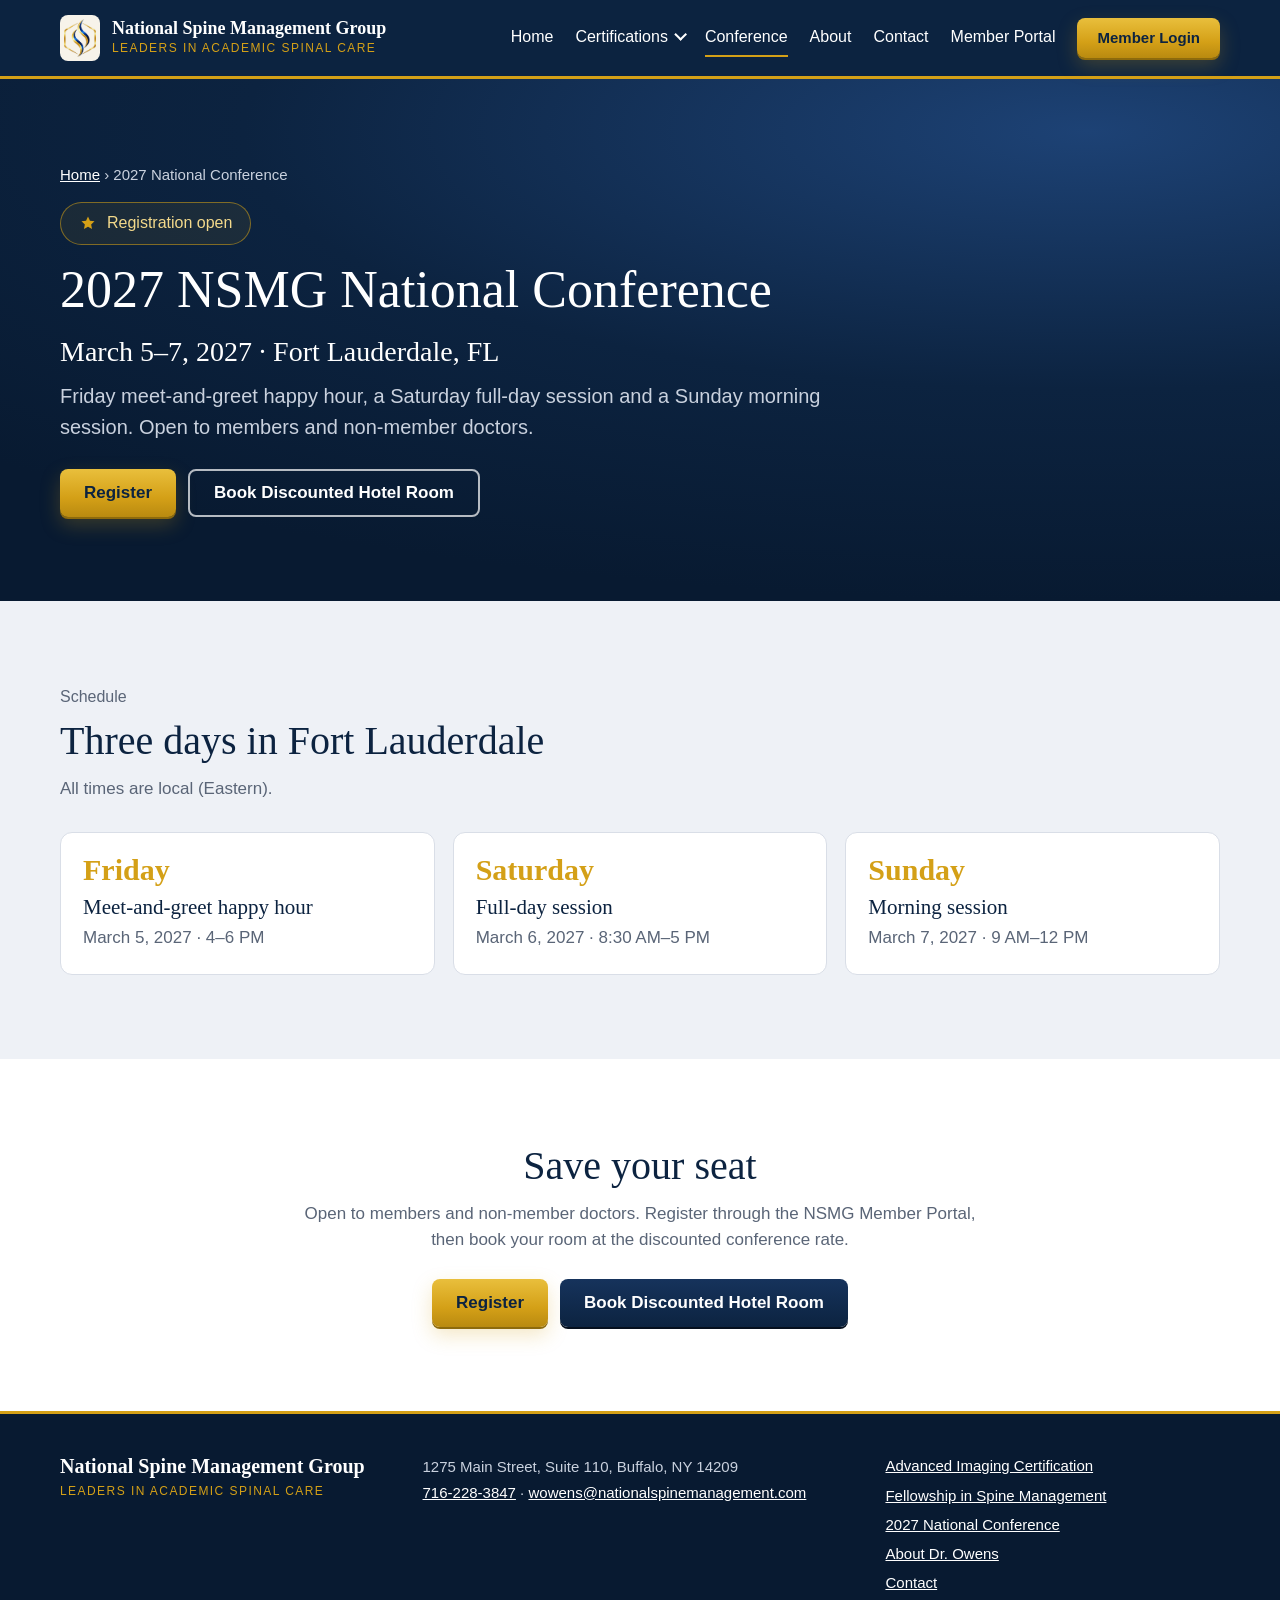
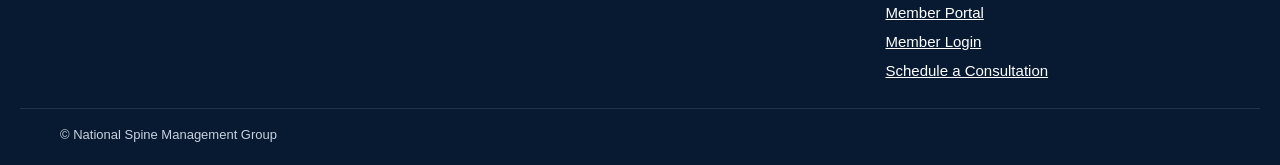
<file: national-conference/index.html>
<!doctype html>
<html lang="en">
<head>
<meta charset="utf-8">
<meta name="viewport" content="width=device-width, initial-scale=1">
<title>2027 NSMG National Conference | March 5–7, 2027 · Fort Lauderdale, FL</title>
<meta name="description" content="The 2027 National Spine Management Group National Conference, March 5–7, 2027 in Fort Lauderdale, FL. Open to members and non-member doctors. Register and book the discounted hotel room.">
<link rel="canonical" href="https://www.nationalspinemanagement.com/national-conference/">
<meta name="robots" content="index, follow">
<meta property="og:type" content="website">
<meta property="og:site_name" content="National Spine Management Group">
<meta property="og:title" content="2027 NSMG National Conference | March 5–7, 2027 · Fort Lauderdale, FL">
<meta property="og:description" content="The 2027 National Spine Management Group National Conference, March 5–7, 2027 in Fort Lauderdale, FL. Open to members and non-member doctors. Register and book the discounted hotel room.">
<meta property="og:url" content="https://www.nationalspinemanagement.com/national-conference/">
<meta property="og:image" content="https://www.nationalspinemanagement.com/images/share/share-national-conference.png">
<meta property="og:image:alt" content="2027 NSMG National Conference | March 5–7, 2027 · Fort Lauderdale, FL">
<meta property="og:image:width" content="1200">
<meta property="og:image:height" content="630">
<meta name="twitter:card" content="summary_large_image">
<link rel="icon" href="../images/nsmg-icon.png">
<link rel="apple-touch-icon" href="../images/nsmg-icon.png">
<link rel="stylesheet" href="../styles.css">
<script>document.documentElement.classList.add('js');</script>
<script type="application/ld+json">
{
 "@context": "https://schema.org",
 "@type": "Event",
 "@id": "https://www.nationalspinemanagement.com/national-conference/#event",
 "name": "2027 NSMG National Conference",
 "url": "https://www.nationalspinemanagement.com/national-conference/",
 "description": "The 2027 National Spine Management Group National Conference in Fort Lauderdale, FL: a Friday meet-and-greet happy hour, a Saturday full-day session and a Sunday morning session. Open to members and non-member doctors.",
 "startDate": "2027-03-05T16:00:00-05:00",
 "endDate": "2027-03-07T12:00:00-05:00",
 "eventStatus": "https://schema.org/EventScheduled",
 "eventAttendanceMode": "https://schema.org/OfflineEventAttendanceMode",
 "location": {
  "@type": "Place",
  "name": "Fort Lauderdale, FL",
  "address": {
   "@type": "PostalAddress",
   "addressLocality": "Fort Lauderdale",
   "addressRegion": "FL",
   "addressCountry": "US"
  }
 },
 "image": "https://www.nationalspinemanagement.com/images/nsmg-share.png",
 "organizer": {
  "@type": "EducationalOrganization",
  "@id": "https://www.nationalspinemanagement.com/#organization",
  "name": "National Spine Management Group",
  "url": "https://www.nationalspinemanagement.com/"
 },
 "audience": {
  "@type": "Audience",
  "audienceType": "Doctors of chiropractic, members and non-members"
 },
 "offers": {
  "@type": "Offer",
  "url": "https://nsmg.my.site.com/nsmg/s/learning-activity-detail-standard?ltui__urlRecordId=a1jRc000006eNwvIAE&ltui__urlRedirect=learning-activity-detail-standard",
  "availability": "https://schema.org/InStock"
 },
 "subEvent": [
  {
   "@type": "Event",
   "name": "Friday: Meet-and-greet happy hour",
   "startDate": "2027-03-05T16:00:00-05:00",
   "endDate": "2027-03-05T18:00:00-05:00",
   "location": {
    "@type": "Place",
    "name": "Fort Lauderdale, FL",
    "address": {
     "@type": "PostalAddress",
     "addressLocality": "Fort Lauderdale",
     "addressRegion": "FL",
     "addressCountry": "US"
    }
   },
   "eventStatus": "https://schema.org/EventScheduled",
   "eventAttendanceMode": "https://schema.org/OfflineEventAttendanceMode"
  },
  {
   "@type": "Event",
   "name": "Saturday: Full-day session",
   "startDate": "2027-03-06T08:30:00-05:00",
   "endDate": "2027-03-06T17:00:00-05:00",
   "location": {
    "@type": "Place",
    "name": "Fort Lauderdale, FL",
    "address": {
     "@type": "PostalAddress",
     "addressLocality": "Fort Lauderdale",
     "addressRegion": "FL",
     "addressCountry": "US"
    }
   },
   "eventStatus": "https://schema.org/EventScheduled",
   "eventAttendanceMode": "https://schema.org/OfflineEventAttendanceMode"
  },
  {
   "@type": "Event",
   "name": "Sunday: Morning session",
   "startDate": "2027-03-07T09:00:00-05:00",
   "endDate": "2027-03-07T12:00:00-05:00",
   "location": {
    "@type": "Place",
    "name": "Fort Lauderdale, FL",
    "address": {
     "@type": "PostalAddress",
     "addressLocality": "Fort Lauderdale",
     "addressRegion": "FL",
     "addressCountry": "US"
    }
   },
   "eventStatus": "https://schema.org/EventScheduled",
   "eventAttendanceMode": "https://schema.org/OfflineEventAttendanceMode"
  }
 ]
}
</script>
<script type="application/ld+json">
{
 "@context": "https://schema.org",
 "@type": "BreadcrumbList",
 "itemListElement": [
  {
   "@type": "ListItem",
   "position": 1,
   "name": "Home",
   "item": "https://www.nationalspinemanagement.com/"
  },
  {
   "@type": "ListItem",
   "position": 2,
   "name": "2027 National Conference",
   "item": "https://www.nationalspinemanagement.com/national-conference/"
  }
 ]
}
</script>
</head>
<body>
<a class="skip" href="#main">Skip to content</a>
<header class="site-header">
 <div class="wrap bar">
  <a class="brand" href="../"><img src="../images/nsmg-logo.png" alt="" width="40" height="48"><span><b>National Spine Management Group</b><small>Leaders in Academic Spinal Care</small></span></a>
  <nav aria-label="Main" class="main-nav">
   <button type="button" class="nav-toggle" aria-expanded="false" aria-controls="nav-links"><span class="nav-toggle-bars" aria-hidden="true"></span><span class="nav-toggle-label">Menu</span></button>
   <div class="nav-links" id="nav-links">
   <a href="../">Home</a>
   <details class="menu">
    <summary>Certifications</summary>
    <div class="menu-list">
     <a href="../advanced-imaging-certification/">Advanced Imaging Certification</a>
     <a href="../fellowship-in-spine-management/">Fellowship in Spine Management</a>
    </div>
   </details>
   <a href="../national-conference/" aria-current="page">Conference</a>
   <a href="../about/">About</a>
   <a href="../contact/">Contact</a>
   <a href="https://nsmg.my.site.com/nsmg/s/">Member Portal</a>
   </div>
   <a class="btn gold sm" href="https://nsmg.my.site.com/nsmg/s/login">Member Login</a>
  </nav>
 </div>
</header>
<main id="main">

<section class="hero band">
 <div class="wrap">
  <nav class="crumb" aria-label="Breadcrumb"><a href="../">Home</a> › 2027 National Conference</nav>
  <div class="pace"><svg width="18" height="18" viewBox="0 0 24 24" aria-hidden="true"><path d="M12 2l2.6 5.6 6.1.7-4.5 4.2 1.2 6L12 15.6 6.6 18.5l1.2-6L3.3 8.3l6.1-.7z" fill="#D4A017"/></svg> Registration open</div>
  <h1>2027 NSMG National Conference</h1>
  <p class="lede big">March 5–7, 2027 · Fort Lauderdale, FL</p>
  <p class="lede">Friday meet-and-greet happy hour, a Saturday full-day session and a Sunday morning session. Open to members and non-member doctors.</p>
  <div class="btns"><a class="btn gold" href="https://nsmg.my.site.com/nsmg/s/learning-activity-detail-standard?ltui__urlRecordId=a1jRc000006eNwvIAE&amp;ltui__urlRedirect=learning-activity-detail-standard">Register</a><a class="btn ghost" href="https://www.marriott.com/event-reservations/reservation-link.mi?id=1794501919101&amp;key=GRP&amp;app=resvlink&amp;_branch_match_id=1652725825054783307&amp;_branch_referrer=H4sIAAAAAAAAA8soKSkottLXTywo0MtNLCrKzC8p0UvOz9UvSi0uy0wtN7LPTLE1NLc0MTUwtDS0NDQwVMtOrbR1DwpQSywosAWpysnMy1arK0pNSy0qysxLj08qyi8vTi2ydc4oys9NBQB9I7QtYQAAAA%3D%3D">Book Discounted Hotel Room</a></div>
 </div>
</section>

<section class="band tintband">
 <div class="wrap">
  <p class="eyebrow">Schedule</p>
  <h2>Three days in Fort Lauderdale</h2>
  <p class="sub">All times are local (Eastern).</p>
  <div class="how"><div><b>Friday</b><h3>Meet-and-greet happy hour</h3><p>March 5, 2027 · 4–6 PM</p></div><div><b>Saturday</b><h3>Full-day session</h3><p>March 6, 2027 · 8:30 AM–5 PM</p></div><div><b>Sunday</b><h3>Morning session</h3><p>March 7, 2027 · 9 AM–12 PM</p></div></div>
 </div>
</section>

<section class="band cta">
 <div class="wrap">
  <h2>Save your seat</h2>
  <p>Open to members and non-member doctors. Register through the NSMG Member Portal, then book your room at the discounted conference rate.</p>
  <div class="btns center"><a class="btn gold" href="https://nsmg.my.site.com/nsmg/s/learning-activity-detail-standard?ltui__urlRecordId=a1jRc000006eNwvIAE&amp;ltui__urlRedirect=learning-activity-detail-standard">Register</a><a class="btn navy" href="https://www.marriott.com/event-reservations/reservation-link.mi?id=1794501919101&amp;key=GRP&amp;app=resvlink&amp;_branch_match_id=1652725825054783307&amp;_branch_referrer=H4sIAAAAAAAAA8soKSkottLXTywo0MtNLCrKzC8p0UvOz9UvSi0uy0wtN7LPTLE1NLc0MTUwtDS0NDQwVMtOrbR1DwpQSywosAWpysnMy1arK0pNSy0qysxLj08qyi8vTi2ydc4oys9NBQB9I7QtYQAAAA%3D%3D">Book Discounted Hotel Room</a></div>
 </div>
</section>
</main>
<footer class="site-footer">
 <div class="wrap foot">
  <div>
   <p class="fname">National Spine Management Group</p>
   <p class="ftag">Leaders in Academic Spinal Care</p>
  </div>
  <div>
   <address>1275 Main Street, Suite 110, Buffalo, NY 14209<br>
   <a href="tel:+17162283847">716-228-3847</a> · <a href="mailto:wowens@nationalspinemanagement.com">wowens@nationalspinemanagement.com</a></address>
  </div>
  <nav aria-label="Footer">
   <a href="../advanced-imaging-certification/">Advanced Imaging Certification</a>
   <a href="../fellowship-in-spine-management/">Fellowship in Spine Management</a>
   <a href="../national-conference/">2027 National Conference</a>
   <a href="../about/">About Dr. Owens</a>
   <a href="../contact/">Contact</a>
   <a href="https://nsmg.my.site.com/nsmg/s/">Member Portal</a>
   <a href="https://nsmg.my.site.com/nsmg/s/login">Member Login</a>
   <a href="https://nsmg.my.site.com/schedule/s/flow/CreateAppointment">Schedule a Consultation</a>
  </nav>
 </div>
 <div class="wrap copy">© National Spine Management Group</div>
</footer>
<script>
// Close the Certifications menu when clicking elsewhere or pressing Escape (the menu works without this).
document.addEventListener('click',function(e){document.querySelectorAll('details.menu[open]').forEach(function(d){if(!d.contains(e.target))d.removeAttribute('open');});});
document.addEventListener('keydown',function(e){if(e.key==='Escape')document.querySelectorAll('details.menu[open]').forEach(function(d){d.removeAttribute('open');});});
// Small screens: the Menu button shows and hides the nav links. The links are always in the HTML;
// without JavaScript they are simply shown, and on wide screens the button is hidden.
(function(){
  var nav=document.querySelector('.main-nav'), btn=nav&&nav.querySelector('.nav-toggle');
  if(!btn)return;
  function setOpen(open){nav.classList.toggle('is-open',open);btn.setAttribute('aria-expanded',open?'true':'false');}
  btn.addEventListener('click',function(){setOpen(btn.getAttribute('aria-expanded')!=='true');});
  document.addEventListener('keydown',function(e){if(e.key==='Escape'&&nav.classList.contains('is-open')){setOpen(false);btn.focus();}});
  document.addEventListener('click',function(e){if(nav.classList.contains('is-open')&&!nav.contains(e.target))setOpen(false);});
})();
</script>
</body>
</html>
</file>
<file: styles.css>
/* National Spine Management Group: public site styles (matches the NSMG Member Portal pages) */
:root {
  --navy: #0c2340;
  --navy2: #16335c;
  --gold: #d4a017;
  --gold2: #e9bf3c;
  --gold-text: #9c7410;
  --slate: #5a6577;
  --tint: #eef1f6;
  --line: #d9dee7;
  --card: #ffffff;
  --bg: #ffffff;
  --ink: #0c2340;
  --muted: #5a6577;
  --on-navy: #c9d1de;
  --heading: Cambria, Georgia, "Times New Roman", serif;
  --body: Calibri, Carlito, "Segoe UI", "Helvetica Neue", Arial, sans-serif;
  --gutter: clamp(16px, 4vw, 40px);
  color-scheme: light;
}

* { box-sizing: border-box; }
html { scroll-behavior: smooth; -webkit-text-size-adjust: 100%; }
body { margin: 0; background: var(--bg); color: var(--ink); font: 17px/1.55 var(--body); overflow-x: hidden; }
img { max-width: 100%; height: auto; display: block; }
a { color: inherit; }
h1, h2, h3, h4 { font-family: var(--heading); font-weight: 400; line-height: 1.15; margin: 0; color: inherit; }
h2 { font-size: clamp(28px, 3.4vw, 40px); margin-bottom: 4px; }
h3 { font-size: 21px; }
h4 { font-size: 21px; line-height: 1.2; margin: 6px 0; }
p { margin: 0 0 12px; }
:focus-visible { outline: 3px solid var(--gold); outline-offset: 2px; }
[id] { scroll-margin-top: 24px; }

.wrap { max-width: 1240px; margin: 0 auto; padding: 0 var(--gutter); }
.band { padding: clamp(48px, 7vw, 84px) 0; }
.tintband { background: var(--tint); }
.eyebrow { color: var(--slate); font-size: 16px; margin: 0 0 8px; }
.sub { color: var(--muted); max-width: 44em; margin: 12px 0 0; }
.note { font-size: 14px; color: var(--muted); margin-top: 16px; }
.skip { position: absolute; left: -9999px; top: 8px; background: var(--gold); color: var(--navy); padding: 8px 14px; z-index: 10; font-weight: 700; }
.skip:focus { left: 8px; }

/* Buttons */
.btn { display: inline-flex; align-items: center; justify-content: center; min-height: 48px; padding: 12px 24px; border-radius: 8px; font: 700 17px/1.2 var(--body); text-decoration: none; text-align: center; transition: transform .15s ease, box-shadow .15s ease; }
.btn:hover { transform: translateY(-1px); }
.btn.gold { background: linear-gradient(180deg, var(--gold2), var(--gold) 60%, #b98a10); color: var(--navy); box-shadow: 0 2px 0 #8d6a0c, 0 8px 20px rgba(212, 160, 23, .25); }
.btn.navy { background: linear-gradient(180deg, var(--navy2), var(--navy)); color: #fff; box-shadow: 0 2px 0 #050f1d; }
.btn.ghost { border: 2px solid rgba(255, 255, 255, .7); color: #fff; }
.btn.ghost:hover { border-color: #fff; background: rgba(255, 255, 255, .08); }
.btn.sm { min-height: 40px; padding: 0 20px; font-size: 15px; }
.btns { display: flex; flex-wrap: wrap; gap: 12px; margin-top: 26px; }
.btns.center { justify-content: center; }

/* Header */
header.site-header { background: var(--navy); color: #fff; border-bottom: 3px solid var(--gold); position: relative; z-index: 5; }
.bar { display: flex; align-items: center; justify-content: space-between; gap: 16px; min-height: 76px; flex-wrap: wrap; padding-top: 10px; padding-bottom: 10px; }
.brand { display: flex; align-items: center; gap: 12px; text-decoration: none; }
.brand img { width: 40px; height: auto; background: #f7f3ea; border-radius: 8px; padding: 4px; }
.brand b { display: block; font: 700 18px/1.15 var(--heading); }
.brand small { display: block; color: var(--gold); font-size: 12px; letter-spacing: .12em; text-transform: uppercase; }
header.site-header nav, .nav-links { display: flex; align-items: center; gap: 6px 22px; flex-wrap: wrap; font-size: 16px; }
.nav-links > a, .menu summary { text-decoration: none; color: #fff; padding: 6px 0; border-bottom: 2px solid transparent; }
.nav-links > a:hover, .menu summary:hover, .nav-links a[aria-current] { border-bottom-color: var(--gold); }
.menu { position: relative; }
.menu summary { cursor: pointer; list-style: none; display: inline-flex; align-items: center; gap: 6px; }
.menu summary::-webkit-details-marker { display: none; }
.menu summary::after { content: ""; width: 7px; height: 7px; border-right: 2px solid currentColor; border-bottom: 2px solid currentColor; transform: rotate(45deg) translateY(-3px); }
.menu[open] summary::after { transform: rotate(-135deg) translateY(-1px); }
.menu-list { position: absolute; top: calc(100% + 10px); left: -16px; min-width: 300px; background: #fff; border-radius: 10px; box-shadow: 0 14px 40px rgba(12, 35, 64, .25); padding: 8px; border-top: 3px solid var(--gold); }
.menu-list a { display: block; padding: 10px 14px; color: var(--navy); text-decoration: none; border-radius: 6px; font-weight: 700; }
.menu-list a:hover, .menu-list a[aria-current] { background: var(--tint); }

/* Menu button (small screens only; shown once the page script has run, see .js below) */
.nav-toggle { display: none; align-items: center; gap: 10px; min-height: 44px; min-width: 44px; padding: 0 14px; border: 1px solid rgba(255, 255, 255, .6); border-radius: 8px; background: transparent; color: #fff; font: 700 15px/1 var(--body); cursor: pointer; }
.nav-toggle:hover { border-color: #fff; background: rgba(255, 255, 255, .08); }
.nav-toggle-bars, .nav-toggle-bars::before, .nav-toggle-bars::after { display: block; width: 18px; height: 2px; border-radius: 2px; background: currentColor; transition: transform .2s ease, background-color .2s ease; }
.nav-toggle-bars { position: relative; }
.nav-toggle-bars::before, .nav-toggle-bars::after { content: ""; position: absolute; left: 0; }
.nav-toggle-bars::before { top: -6px; }
.nav-toggle-bars::after { top: 6px; }
.nav-toggle[aria-expanded="true"] .nav-toggle-bars { background: transparent; }
.nav-toggle[aria-expanded="true"] .nav-toggle-bars::before { transform: translateY(6px) rotate(45deg); }
.nav-toggle[aria-expanded="true"] .nav-toggle-bars::after { transform: translateY(-6px) rotate(-45deg); }

/* Collapsed header: only with JavaScript, so the links are never hidden without a way to show them */
@media (max-width: 900px) {
  .js .bar { flex-wrap: nowrap; }
  .js header.site-header nav.main-nav { flex-wrap: nowrap; gap: 10px; }
  .js .nav-toggle { display: inline-flex; }
  .js .nav-links { display: none; position: absolute; top: 100%; left: 0; right: 0; flex-direction: column; align-items: stretch; gap: 0; padding: 6px var(--gutter) 18px; background: var(--navy); border-bottom: 3px solid var(--gold); box-shadow: 0 18px 30px rgba(0, 0, 0, .28); }
  .js .main-nav.is-open .nav-links { display: flex; }
  .js .nav-links > a, .js .nav-links .menu summary { display: flex; padding: 13px 2px; font-size: 17px; border-bottom: 1px solid rgba(255, 255, 255, .12); }
  .js .nav-links > a:hover, .js .nav-links .menu summary:hover { border-bottom-color: rgba(255, 255, 255, .12); color: var(--gold); }
  .js .nav-links > a[aria-current] { color: var(--gold); border-bottom-color: rgba(255, 255, 255, .12); }
  .js .nav-links .menu summary::after { margin-left: auto; }
  .js .menu-list { position: static; transform: none; min-width: 0; margin: 4px 0 8px; box-shadow: none; }
}
@media (max-width: 560px) {
  .js .bar { gap: 10px; min-height: 64px; }
  .js .brand { gap: 8px; min-width: 0; }
  .js .brand img { width: 34px; }
  .js .brand b { font-size: 15px; max-width: 132px; }
  .js .brand small { display: none; }
  .js header.site-header nav.main-nav { gap: 8px; flex-shrink: 0; }
  .js .nav-toggle { padding: 0; width: 44px; justify-content: center; }
  .js .nav-toggle-label { position: absolute; width: 1px; height: 1px; overflow: hidden; clip: rect(0 0 0 0); white-space: nowrap; }
  .js header.site-header .btn.sm { padding: 0 12px; font-size: 14px; }
}

/* Hero (navy band) */
.hero { background: radial-gradient(120% 90% at 85% 10%, #1d4275 0%, var(--navy) 55%, #081a31 100%); color: #fff; }
.hero h1 { font-size: clamp(34px, 4.6vw, 52px); line-height: 1.05; margin: 18px 0 16px; }
.lede { font-size: clamp(18px, 1.6vw, 20px); color: var(--on-navy); max-width: 40em; }
.lede.big { font-family: var(--heading); color: #fff; font-size: clamp(22px, 2.2vw, 28px); line-height: 1.25; }
.kicker { color: var(--gold); font: 700 14px/1 var(--heading); letter-spacing: .16em; text-transform: uppercase; margin: 0; }
.crumb { color: var(--on-navy); font-size: 15px; margin-bottom: 16px; }
.crumb a { color: #fff; }
.pace { display: inline-flex; align-items: center; gap: 10px; border: 1px solid rgba(212, 160, 23, .55); background: rgba(212, 160, 23, .08); color: #f3d98b; border-radius: 999px; padding: 8px 18px; font-size: 16px; }
.herogrid { display: grid; gap: clamp(28px, 4vw, 48px); }
.herotext { display: grid; grid-template-columns: minmax(0, 1.3fr) minmax(0, 1fr); gap: clamp(24px, 4vw, 56px); align-items: end; }
.stats { display: grid; grid-template-columns: repeat(2, minmax(0, 1fr)); gap: 26px 20px; border-left: 1px solid rgba(255, 255, 255, .15); padding-left: clamp(20px, 3vw, 40px); }
.stats b { display: block; font-family: var(--heading); font-size: clamp(30px, 3vw, 38px); color: var(--gold); line-height: 1; }
.stats span { color: var(--on-navy); font-size: 15px; }
.herohome { display: grid; grid-template-columns: minmax(0, 1.5fr) minmax(0, 1fr); gap: clamp(28px, 5vw, 64px); align-items: center; }
.logocard { background: #f7f3ea; color: var(--navy); border-radius: 18px; border-top: 4px solid var(--gold); padding: 36px 28px; text-align: center; box-shadow: 0 20px 50px rgba(0, 0, 0, .3); }
.logocard img { width: 150px; margin: 0 auto 18px; }
.logocard p { font: 700 24px/1.2 var(--heading); margin: 0 0 8px; }
.logocard small { color: var(--slate); letter-spacing: .14em; text-transform: uppercase; font-size: 12px; }

/* Module / rotation viewer in the hero */
.viewer { margin-top: clamp(28px, 4vw, 44px); background: rgba(5, 15, 30, .55); border: 1px solid rgba(255, 255, 255, .1); border-radius: 16px; padding: 14px 16px 18px; }
.vbar { display: flex; justify-content: space-between; gap: 12px; color: var(--on-navy); font-size: 15px; padding: 6px 4px 14px; border-bottom: 1px solid rgba(255, 255, 255, .08); margin-bottom: 12px; }
.row { display: grid; grid-template-columns: 96px repeat(6, minmax(0, 1fr)); gap: 10px; align-items: center; margin-top: 10px; }
.row em, .yr em { font-style: normal; color: #fff; font-size: 15px; line-height: 1.25; }
.row em b, .yr em b { display: block; color: var(--gold); }
.tile { display: block; border-radius: 6px; overflow: hidden; border: 1px solid rgba(255, 255, 255, .14); transition: transform .15s ease, border-color .15s ease; }
.tile:hover { border-color: var(--gold); transform: translateY(-2px); }
.tile img { width: 100%; aspect-ratio: 16 / 9; object-fit: cover; }
.yr { display: grid; grid-template-columns: 120px minmax(0, 1fr); gap: 12px; align-items: center; padding: 10px 0; }
.yr + .yr { border-top: 1px solid rgba(255, 255, 255, .08); }
.thumbs { display: grid; grid-template-columns: repeat(9, minmax(0, 1fr)); gap: 8px; }
.rots { display: grid; grid-template-columns: repeat(6, minmax(0, 1fr)); gap: 10px; }
.rtile { display: flex; flex-direction: column; gap: 4px; padding: 12px; border-radius: 10px; background: linear-gradient(180deg, #1d4275, var(--navy)); border-top: 3px solid var(--gold); text-decoration: none; color: #fff; }
.rtile svg, .ic svg { width: 22px; height: 22px; fill: none; stroke: var(--gold); stroke-width: 1.8; stroke-linecap: round; stroke-linejoin: round; }
.rtile strong { font: 700 15px/1.2 var(--heading); }
.rtile small { color: var(--on-navy); font-size: 13px; }

/* Content blocks */
.how { display: grid; grid-template-columns: repeat(3, minmax(0, 1fr)); gap: 18px; margin-top: 30px; }
.how > div { background: var(--card); border: 1px solid var(--line); border-radius: 12px; padding: 22px; }
.how b { font-family: var(--heading); font-size: 30px; color: var(--gold); display: block; line-height: 1; }
.how h3 { margin: 10px 0 6px; }
.how h3 a { overflow-wrap: anywhere; }
.how p { margin: 0; color: var(--muted); }
.obj { list-style: none; padding: 0; margin: 28px 0 0; columns: 2; column-gap: 40px; }
.obj li { break-inside: avoid; padding: 12px 0 12px 34px; border-top: 1px solid var(--line); position: relative; }
.obj li::before { content: ""; position: absolute; left: 4px; top: 18px; width: 14px; height: 8px; border-left: 3px solid var(--gold); border-bottom: 3px solid var(--gold); transform: rotate(-45deg); }
.paths { display: grid; grid-template-columns: 1.2fr repeat(3, 1fr); gap: 16px; margin-top: 30px; }
.path { background: var(--card); border: 1px solid var(--line); border-radius: 14px; padding: 24px; display: flex; flex-direction: column; gap: 10px; box-shadow: 0 1px 2px rgba(12, 35, 64, .06); }
.path h3 { font-size: 24px; }
.path .tag { font-size: 14px; color: var(--slate); font-weight: 700; }
.path p { margin: 0; color: var(--muted); font-size: 16px; flex: 1; }
.path .hrs { font-weight: 700; font-size: 16px; }
.path.full { background: linear-gradient(160deg, #1d4275, var(--navy) 70%); color: #fff; border: 0; box-shadow: 0 14px 34px rgba(12, 35, 64, .3); }
.path.full .tag { color: var(--gold); }
.path.full p { color: var(--on-navy); }
.course { margin-top: 36px; }
.chead { display: flex; align-items: center; gap: 14px; flex-wrap: wrap; padding-bottom: 12px; border-bottom: 3px solid var(--navy); }
.chead .num { background: var(--navy); color: var(--gold); font: 700 16px/1 var(--heading); padding: 8px 14px; border-radius: 999px; }
.chead h3 { font-size: 28px; flex: 1; }
.chead .tot { color: var(--slate); font-weight: 700; }
.cblurb { color: var(--muted); margin: 14px 0 0; }
.mods { display: grid; grid-template-columns: repeat(2, minmax(0, 1fr)); gap: 16px; margin-top: 18px; }
.mod, .rot { background: var(--card); border: 1px solid var(--line); border-left: 4px solid var(--navy); border-radius: 12px; padding: 22px; }
.top { display: flex; justify-content: space-between; align-items: center; gap: 10px; }
.mn { font-size: 14px; font-weight: 700; color: var(--slate); }
.mh { background: var(--tint); border-radius: 999px; padding: 3px 10px; font-size: 14px; font-weight: 700; }
.meta { color: var(--slate); font-size: 15px; margin: 0 0 10px; }
.chips { list-style: none; padding: 0; margin: 10px 0 0; display: flex; flex-wrap: wrap; gap: 6px; }
.chips li { border: 1px solid var(--line); border-radius: 999px; padding: 3px 11px; font-size: 14px; color: var(--slate); }
.req { display: flex; flex-wrap: wrap; gap: 6px 18px; border-top: 1px dashed var(--line); margin-top: 14px; padding-top: 12px; font-size: 14px; color: var(--slate); }
.paceband { background: linear-gradient(120deg, var(--navy), #173a63); color: #fff; }
.pacegrid { display: grid; grid-template-columns: 132px minmax(0, 1fr) auto; gap: 32px; align-items: center; }
.pacegrid p { color: var(--on-navy); margin: 10px 0 0; }
.seal { width: 132px; height: 132px; }
.biblist { margin-top: 26px; display: grid; gap: 10px; }
.bib { border: 1px solid var(--line); border-radius: 10px; background: var(--card); }
.bib summary { cursor: pointer; display: flex; justify-content: space-between; gap: 12px; padding: 14px 18px; list-style: none; }
.bib summary::-webkit-details-marker { display: none; }
.bib summary span { color: var(--slate); font-size: 15px; white-space: nowrap; }
.bib[open] summary { border-bottom: 1px solid var(--line); }
.bib ol { margin: 0; padding: 14px 18px 16px 42px; font-size: 15px; color: var(--muted); }
.bib li { margin: 6px 0; overflow-wrap: anywhere; }
.bib a { color: var(--navy); }

/* Fellowship */
.phases { display: grid; grid-template-columns: repeat(2, minmax(0, 1fr)); gap: 18px; margin-top: 30px; }
.phasecard { border: 1px solid var(--line); border-radius: 14px; padding: 26px; background: var(--card); }
.phasecard.y1 { background: linear-gradient(160deg, #1d4275, var(--navy) 70%); color: #fff; border: 0; }
.phasecard .tag { font-weight: 700; font-size: 14px; color: var(--slate); }
.phasecard.y1 .tag { color: var(--gold); }
.phasecard h3 { font-size: 26px; margin: 8px 0 10px; }
.phasecard ul { padding-left: 20px; margin: 12px 0 18px; }
.phasecard li { margin: 6px 0; }
.phasecard.y1 p, .phasecard.y1 li { color: var(--on-navy); }
.arrowlink { font-weight: 700; color: var(--gold); text-decoration: none; }
.arrowlink.dark { color: var(--navy); }
.weeks { display: grid; grid-template-columns: repeat(6, minmax(0, 1fr)); gap: 10px; margin-top: 24px; }
.wk { background: var(--card); border: 1px solid var(--line); border-radius: 10px; padding: 12px; font-size: 14px; color: var(--slate); }
.wk b { display: block; color: var(--navy); margin-bottom: 8px; }
.days { display: flex; gap: 4px; margin-bottom: 6px; }
.days i { flex: 1; height: 6px; border-radius: 3px; background: #d6dce6; }
.days i.on { background: var(--gold); }
.rotlist { display: grid; grid-template-columns: repeat(2, minmax(0, 1fr)); gap: 16px; margin-top: 24px; }
.rot { display: grid; grid-template-columns: 52px minmax(0, 1fr); gap: 16px; }
.rot.cap { border-left-color: var(--gold); }
.ic { width: 52px; height: 52px; border-radius: 10px; background: linear-gradient(180deg, #1d4275, var(--navy)); display: grid; place-items: center; }
.quote { background: linear-gradient(120deg, var(--navy), #173a63); color: #fff; text-align: center; }
.quote blockquote { font: 400 clamp(22px, 2.6vw, 32px)/1.3 var(--heading); margin: 0 auto 18px; max-width: 28em; color: #fff; }
.quote cite { font-style: normal; color: var(--gold); }
.sites { display: grid; grid-template-columns: repeat(4, minmax(0, 1fr)); gap: 14px; margin-top: 28px; }
.site { background: var(--card); border: 1px solid var(--line); border-top: 3px solid var(--gold); border-radius: 12px; padding: 20px 18px; }
.site b { display: block; font: 700 19px/1.2 var(--heading); }
.site span { color: var(--muted); font-size: 15px; }
.agree { display: grid; grid-template-columns: repeat(3, minmax(0, 1fr)); gap: 14px; margin-top: 22px; }
.agree > div { background: var(--tint); border-radius: 12px; padding: 18px; font-size: 16px; }
.agree h3 { font-size: 19px; margin-bottom: 6px; }
.aud { display: grid; grid-template-columns: repeat(3, minmax(0, 1fr)); gap: 18px; margin-top: 28px; }
.aud > div { background: var(--card); border: 1px solid var(--line); border-radius: 12px; padding: 22px; }
.aud b { font: 700 28px/1 var(--heading); color: var(--gold); }
.aud h3 { margin: 10px 0 6px; }
.aud p { color: var(--muted); margin: 0; }
.two { display: grid; grid-template-columns: repeat(2, minmax(0, 1fr)); gap: 36px; margin-top: 20px; }
.two .obj { columns: 1; margin-top: 12px; }

/* Home */
.pillars { display: grid; grid-template-columns: repeat(4, minmax(0, 1fr)); gap: 16px; margin-top: 30px; }
.pillars > div { background: var(--card); border: 1px solid var(--line); border-top: 3px solid var(--gold); border-radius: 12px; padding: 22px; }
.pillars .tag { color: var(--gold-text); font: 700 13px/1 var(--heading); letter-spacing: .14em; text-transform: uppercase; }
.pillars h3 { margin: 10px 0 8px; }
.pillars p { color: var(--muted); margin: 0; }
.certs { display: grid; grid-template-columns: repeat(2, minmax(0, 1fr)); gap: 20px; margin-top: 28px; }
.cert { background: linear-gradient(160deg, #1d4275, var(--navy) 70%); color: #fff; border-radius: 16px; padding: 28px; display: flex; flex-direction: column; gap: 14px; box-shadow: 0 14px 34px rgba(12, 35, 64, .25); }
.cert .pace { align-self: flex-start; font-size: 14px; }
.cert h3 { font-size: 28px; }
.cert h3 a { text-decoration: none; }
.cert h3 a:hover { text-decoration: underline; text-decoration-color: var(--gold); }
.cert p { color: var(--on-navy); margin: 0; }
.facts { list-style: none; padding: 0; margin: 4px 0; display: grid; grid-template-columns: repeat(2, minmax(0, 1fr)); gap: 10px 16px; color: var(--on-navy); font-size: 15px; }
.facts b { color: var(--gold); font: 700 24px/1 var(--heading); margin-right: 4px; }
.cert .btn { align-self: flex-start; background: linear-gradient(180deg, var(--gold2), var(--gold) 60%, #b98a10); color: var(--navy); box-shadow: 0 2px 0 #8d6a0c; }

/* FAQ */
.faq { margin-top: 26px; display: grid; grid-template-columns: repeat(2, minmax(0, 1fr)); gap: 16px; }
.qa { background: var(--card); border: 1px solid var(--line); border-left: 4px solid var(--gold); border-radius: 12px; padding: 22px; }
.qa h3 { font-size: 21px; margin-bottom: 8px; }
.qa p { color: var(--muted); margin: 0; }

/* Closing CTA */
.cta { text-align: center; }
.cta p { color: var(--muted); max-width: 40em; margin: 12px auto 0; }
.cta .contact { margin-top: 20px; }
.cta .contact a { color: var(--navy); font-weight: 700; }

/* Footer */
footer.site-footer { background: #081a31; color: var(--on-navy); border-top: 3px solid var(--gold); padding: 40px 0 20px; font-size: 15px; }
.foot { display: grid; grid-template-columns: 1fr 1.3fr 1fr; gap: 28px; }
.fname { font: 700 20px/1.2 var(--heading); color: #fff; margin: 0 0 4px; }
.ftag { color: var(--gold); letter-spacing: .12em; text-transform: uppercase; font-size: 12px; }
footer.site-footer address { font-style: normal; line-height: 1.7; }
footer.site-footer a { color: #fff; }
footer.site-footer nav { display: flex; flex-direction: column; gap: 6px; }
.copy { margin-top: 26px; padding-top: 16px; border-top: 1px solid rgba(255, 255, 255, .1); font-size: 13px; }

/* Responsive */
@media (max-width: 1100px) {
  .paths { grid-template-columns: repeat(2, minmax(0, 1fr)); }
  .pillars { grid-template-columns: repeat(2, minmax(0, 1fr)); }
  .sites { grid-template-columns: repeat(2, minmax(0, 1fr)); }
  .thumbs { grid-template-columns: repeat(6, minmax(0, 1fr)); }
  .rots { grid-template-columns: repeat(3, minmax(0, 1fr)); }
}
@media (max-width: 860px) {
  .herotext, .herohome, .phases, .rotlist, .mods, .certs, .two, .faq, .aud, .agree, .foot { grid-template-columns: minmax(0, 1fr); }
  .stats { border-left: 0; padding-left: 0; border-top: 1px solid rgba(255, 255, 255, .15); padding-top: 22px; }
  .how { grid-template-columns: minmax(0, 1fr); }
  .obj { columns: 1; }
  .pacegrid { grid-template-columns: minmax(0, 1fr); text-align: left; }
  .row { grid-template-columns: repeat(3, minmax(0, 1fr)); }
  .row em { grid-column: 1 / -1; }
  .yr { grid-template-columns: minmax(0, 1fr); }
  .weeks { grid-template-columns: repeat(3, minmax(0, 1fr)); }
  .logocard { max-width: 360px; width: 100%; margin-inline: auto; }
}
@media (max-width: 560px) {
  body { font-size: 16px; }
  html:not(.js) .bar { justify-content: center; }
  html:not(.js) header.site-header nav, html:not(.js) .nav-links { justify-content: center; gap: 4px 18px; }
  html:not(.js) .menu-list { left: 50%; transform: translateX(-50%); min-width: 270px; }
  .paths, .pillars, .sites { grid-template-columns: minmax(0, 1fr); }
  .thumbs { grid-template-columns: repeat(3, minmax(0, 1fr)); }
  .rots { grid-template-columns: repeat(2, minmax(0, 1fr)); }
  .btns .btn { width: 100%; }
  .facts { grid-template-columns: minmax(0, 1fr); }
  .vbar { flex-direction: column; gap: 2px; }
}
</file>
